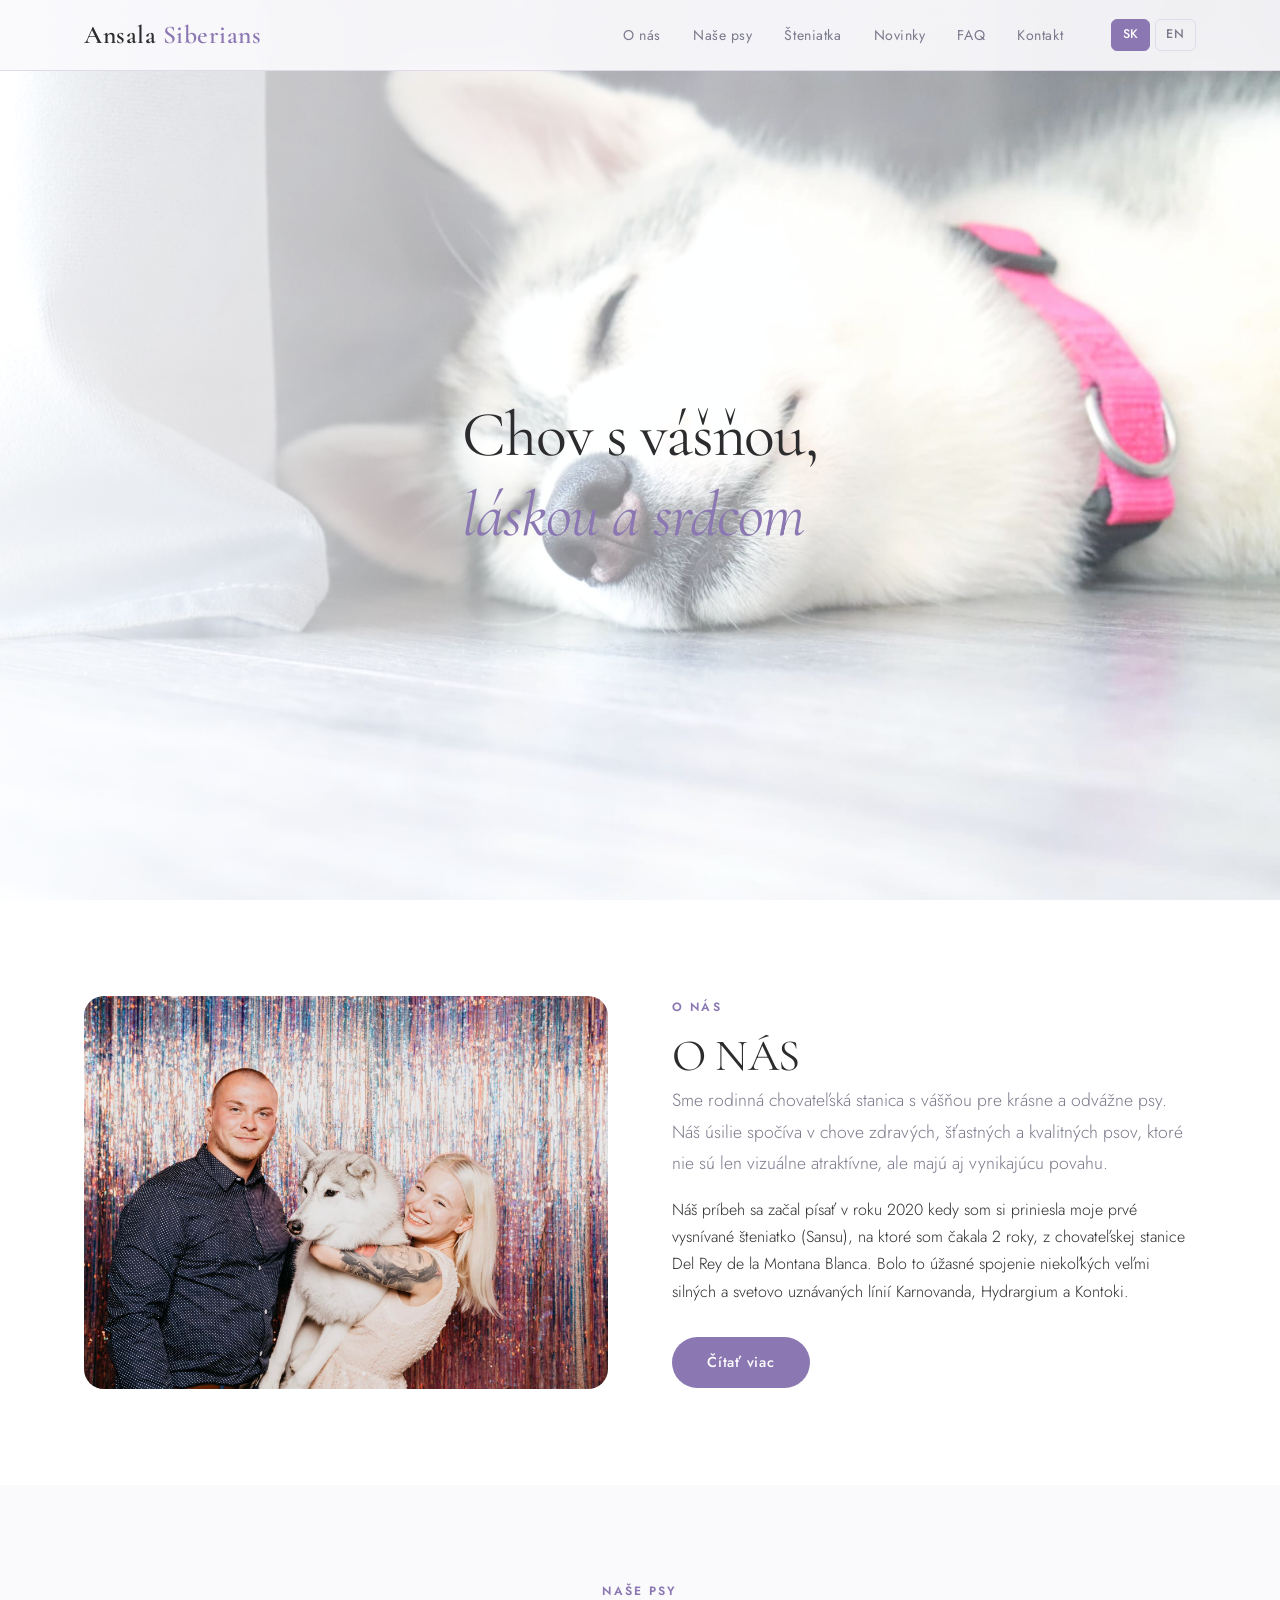
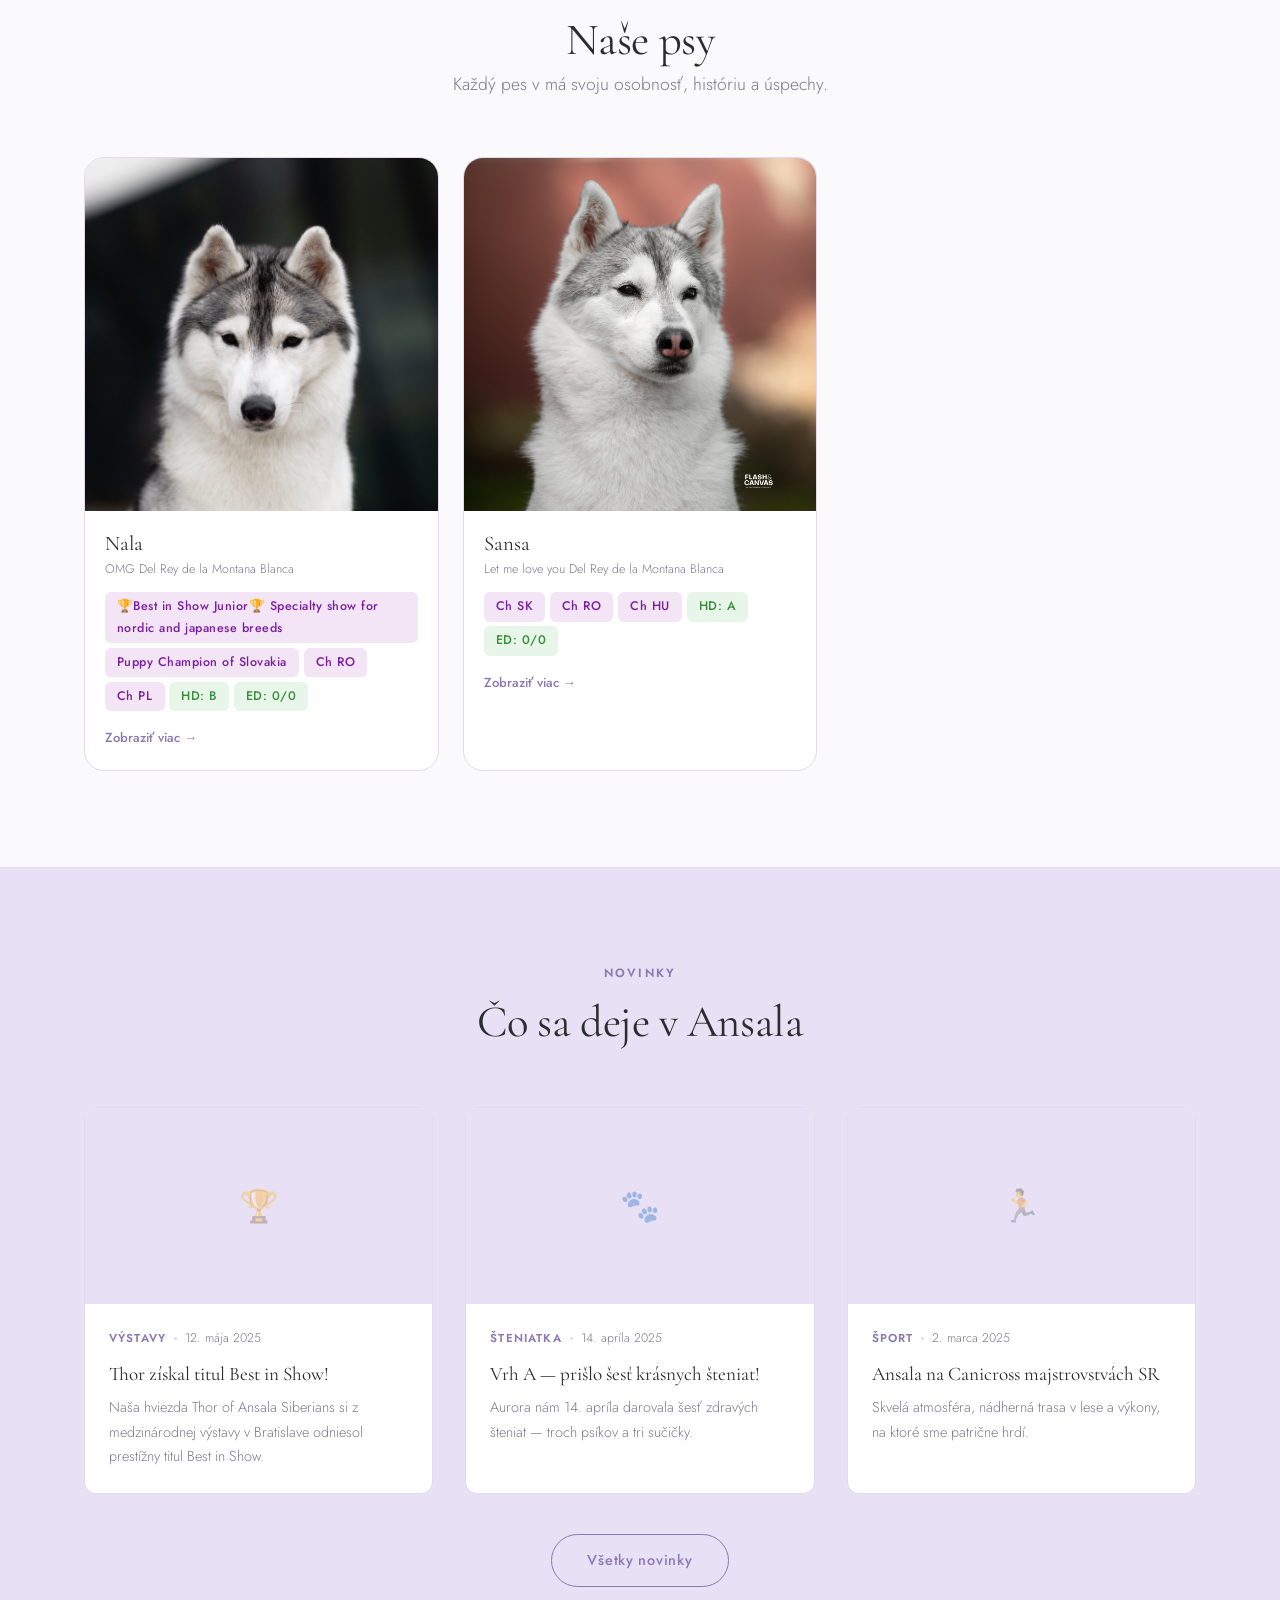
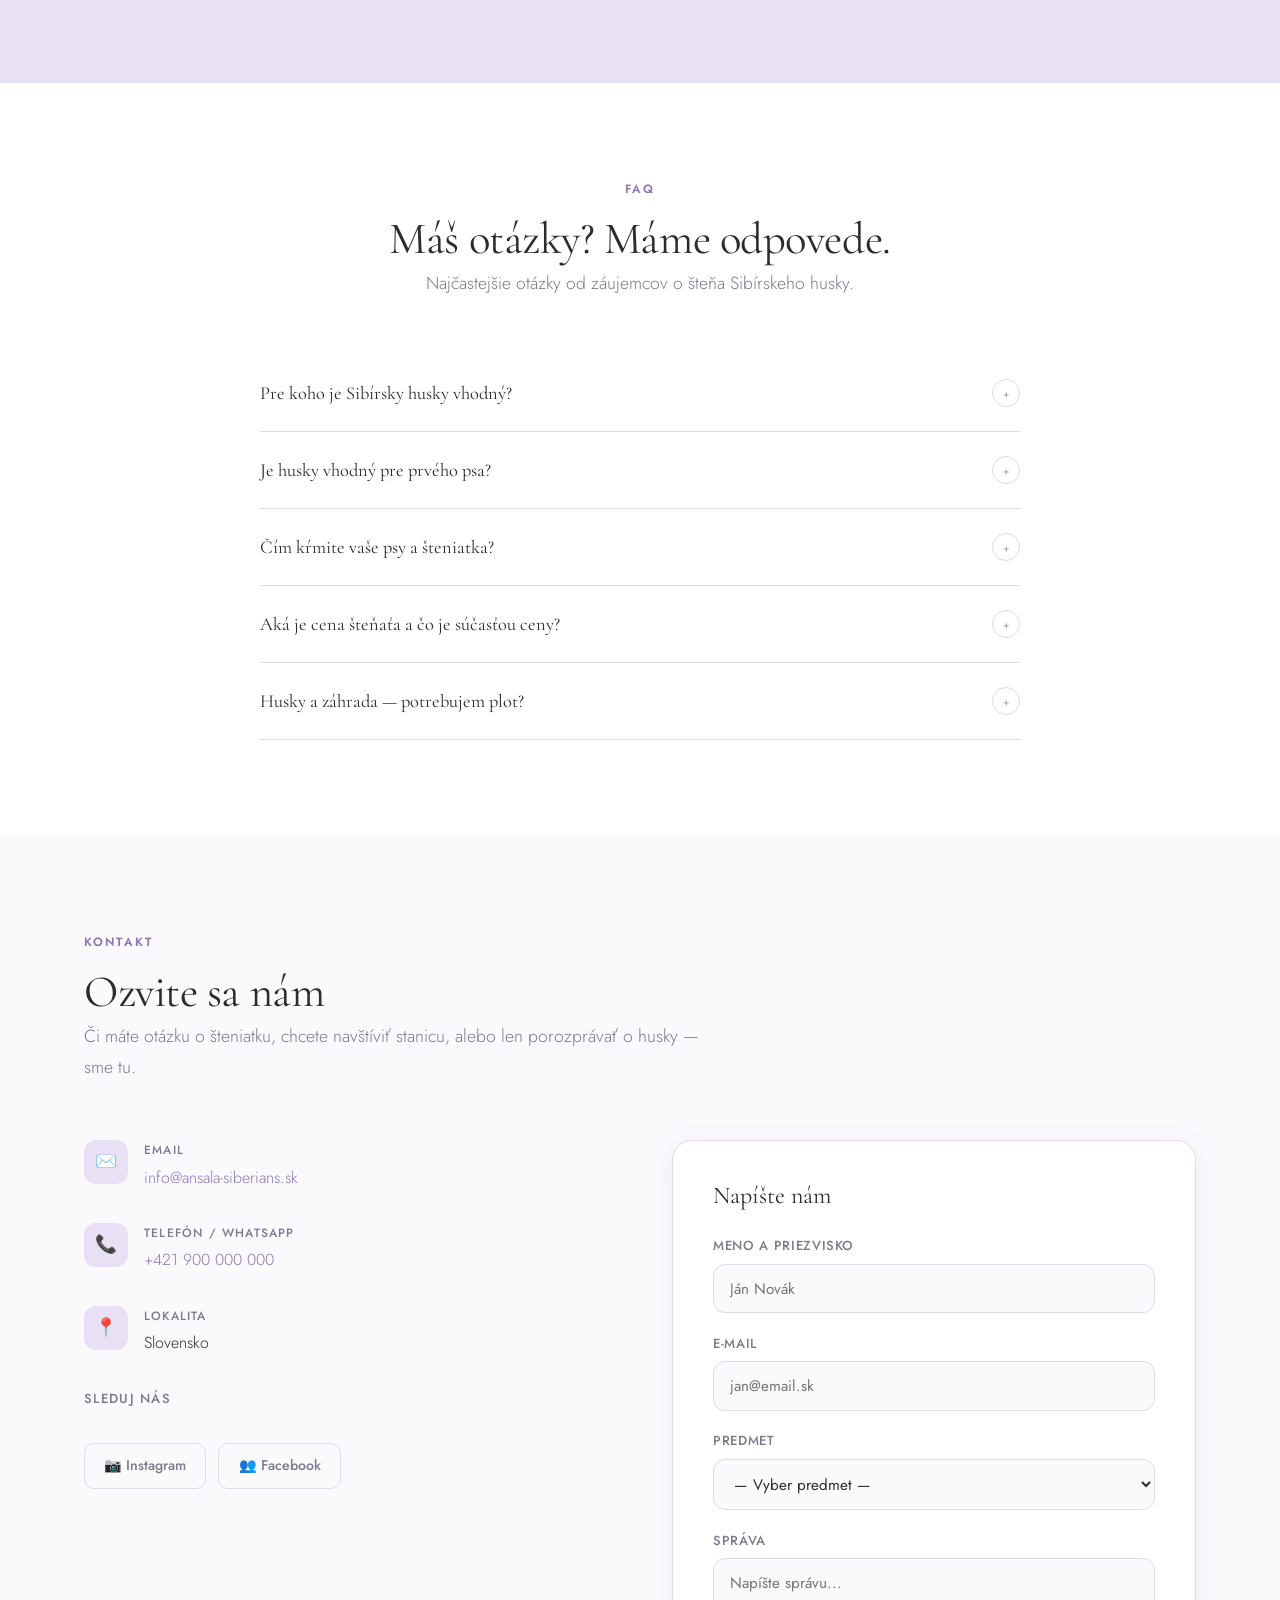
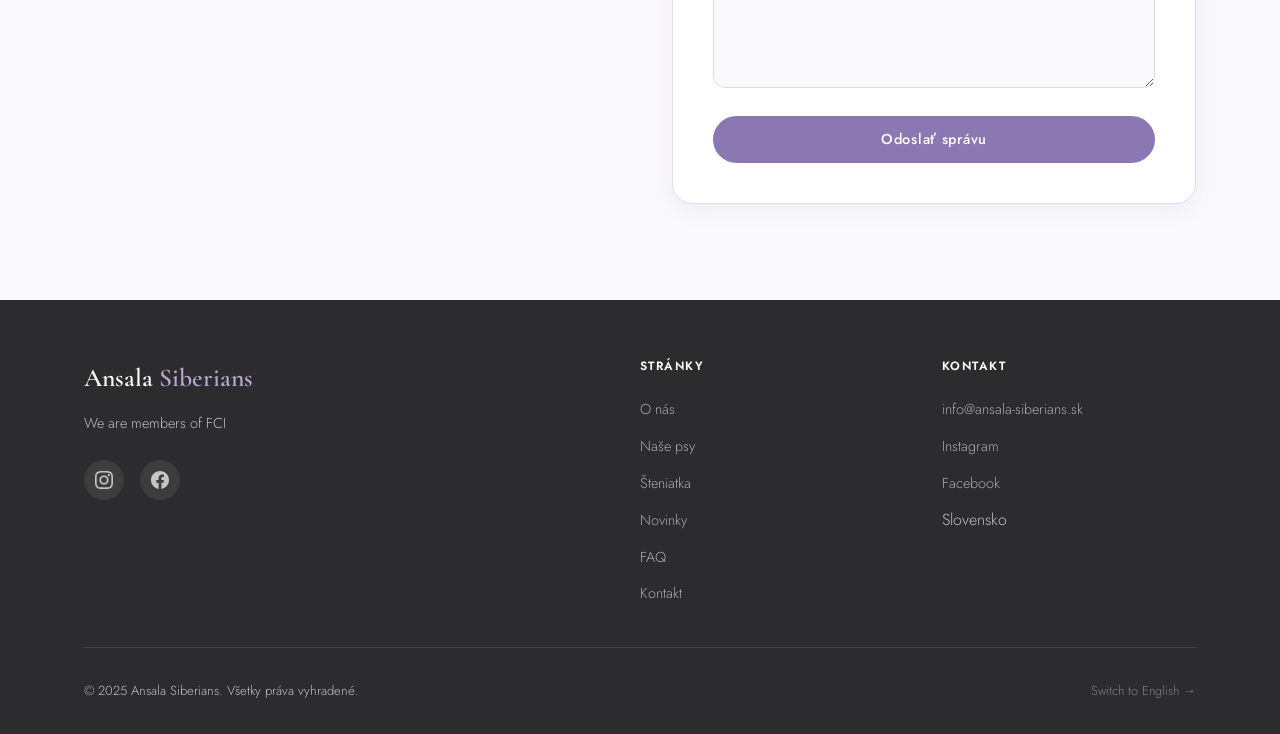
<file: index.html>
<!DOCTYPE html>
<html lang="sk">
<head>
  <meta charset="UTF-8" />
  <meta name="viewport" content="width=device-width, initial-scale=1.0" />
  <title>Ansala Siberians — Chovateľská stanica Sibírsky husky</title>
  <meta name="description" content="Ansala — chovateľská stanica Sibírsky husky na Slovensku." />
  <meta property="og:title" content="Ansala Siberians" />
  <meta property="og:type" content="website" />
  <link rel="preconnect" href="https://fonts.googleapis.com" />
  <link rel="preconnect" href="https://fonts.gstatic.com" crossorigin />
  <link rel="stylesheet" href="css/style.css" />
</head>
<body>

<!-- ================================================================
     NAVIGÁCIA
     href="#sekcia"      = scrolluje po homepage
     href="stranka.html" = otvorí samostatnú stránku
================================================================ -->
<nav class="navbar">
  <div class="container">
    <div class="navbar__inner">
      <!-- <img src="images/logo.png" alt="Ansala Siberians" style="height:36px;" /> -->
      <a href="index.html" class="navbar__logo">Ansala <span>Siberians</span></a>

      <button class="navbar__hamburger" id="hamburger" aria-label="Menu">
        <span></span><span></span><span></span>
      </button>

      <ul class="navbar__menu" id="navMenu">
        <li><a href="o-nas.html"     class="navbar__link">O nás</a></li>
        <li><a href="nase-psy.html"  class="navbar__link">Naše psy</a></li>
        <li><a href="steniatka.html" class="navbar__link">Šteniatka</a></li>
        <li><a href="novinky.html"   class="navbar__link">Novinky</a></li>
        <li><a href="#faq"           class="navbar__link">FAQ</a></li>
        <li><a href="#kontakt"       class="navbar__link">Kontakt</a></li>
        <li class="lang-switcher">
          <span class="lang-btn active">SK</span>
          <a href="en/index.html" class="lang-btn">EN</a>
        </li>
      </ul>
    </div>
  </div>
</nav>


<!-- ================================================================
     HERO
================================================================ -->
<section class="hero" id="uvod">
  <img src="images/sleepingpuppy.jpg" alt="" class="hero__bg" />
  <div class="hero__overlay"></div>

  <div class="container">
      <div class="hero__content animate-in">
      <h1 class="hero__title">
        Chov s vášňou,<br>
        <em>láskou a srdcom</em>
      </h1>
     <!-- <p class="hero__subtitle">
        Vitajte v chovateľskej stanici Ansala
      </p> -->
     <!-- <div class="hero__actions">
        <a href="steniatka.html" class="btn btn--primary">Pozrieť šteniatka</a>
        <a href="o-nas.html" class="btn btn--outline">O stanici</a> -->
      </div>
    </div>
  </div>
</section>


<!-- ================================================================
     O NÁS — skrátená ukážka
================================================================ -->
<section class="section section--light" id="o-nas-preview">
  <div class="container">
    <div class="preview-layout">

  <!-- FOTKA naľavo -->
  <div class="preview-image">
    <img src="images/my.jpg" alt="Ansala Siberians" />
  </div>

  <!-- TEXT napravo -->
  <div class="preview-text">
    <span class="section-label">O nás</span>
    <h2>O NÁS</h2>
    <p class="lead">
      Sme rodinná chovateľská stanica s vášňou pre krásne a odvážne psy.
      Náš úsilie spočíva v chove zdravých, šťastných a kvalitných psov,
      ktoré nie sú len vizuálne atraktívne, ale majú aj vynikajúcu povahu.
    </p>
    <p>
      Náš príbeh sa začal písať v roku 2020 kedy som si priniesla moje prvé vysnívané šteniatko 
      (Sansu), na ktoré som čakala 2 roky, z chovateľskej stanice Del Rey de la Montana Blanca. 
      Bolo to úžasné spojenie niekoľkých veľmi silných a svetovo uznávaných línií 
      Karnovanda, Hydrargium a Kontoki.
    </p>
    <a href="o-nas.html" class="btn btn--primary" style="margin-top:1rem;">
      Čítať viac
    </a>
  </div>
  </div>
</section>


<!-- ================================================================
     NAŠE PSY — skrátená ukážka (kartičky)
================================================================ -->
<section class="section" id="nase-psy-preview">
  <div class="container">

    <div class="section-header centered">
      <span class="section-label">Naše psy</span>
      <h2>Naše psy</h2>
      <p class="lead">Každý pes v má svoju osobnosť, históriu a úspechy.</p>
    </div>

    <div class="dogs-preview-grid">

      <!-- KARTIČKA PSA — skopíruj pre každého ďalšieho psa -->
      <a href="psy/nala.html" class="dog-card">
        <div class="dog-card__photo">
           <img src="/images/championNala.jpg" alt="Nala" />
        </div>
        <div class="dog-card__body">
          <h3 class="dog-card__name">Nala</h3>
          <p class="dog-card__kennel">OMG Del Rey de la Montana Blanca</p>
          <div class="dog-card__tags">
            <span class="tag tag--title">🏆Best in Show Junior🏆 Specialty show for nordic and japanese breeds</span>
            <span class="tag tag--title">Puppy Champion of Slovakia</span>
            <span class="tag tag--title">Ch RO</span>
            <span class="tag tag--title">Ch PL</span>
            <span class="tag tag--health">HD: B</span>
            <span class="tag tag--health">ED: 0/0</span>
          </div>
          <span class="dog-card__more">Zobraziť viac →</span>
        </div>
      </a>

      <a href="psy/sansa.html" class="dog-card">
        <div class="dog-card__photo">
          <img src="images/Sansaedit.jpg" alt="Sansa" />
        </div>
        <div class="dog-card__body">
          <h3 class="dog-card__name">Sansa</h3>
          <p class="dog-card__kennel">Let me love you Del Rey de la Montana Blanca</p>
          <div class="dog-card__tags">
            <span class="tag tag--title">Ch SK</span>
            <span class="tag tag--title">Ch RO</span>
            <span class="tag tag--title">Ch HU</span>
            <span class="tag tag--health">HD: A</span>
            <span class="tag tag--health">ED: 0/0</span>
          </div>
          <span class="dog-card__more">Zobraziť viac →</span>
        </div>
      </a>

      <!-- Kartička "Všetky psy" -->
      <a href="nase-psy.html" class="dog-card dog-card--all">
        <span style="font-size:2.5rem;">🐾</span>
        <strong>Všetky naše psy</strong>
        <span style="font-size:0.85rem;color:var(--color-text-muted);">Zobraziť kompletný zoznam</span>
      </a>

    </div>

  </div>
</section>


<!-- ================================================================
     NOVINKY — posledné 3 príspevky
     (Po napojení Netlify CMS budú tieto kartičky generované automaticky)
================================================================ -->
<section class="section section--tinted" id="novinky-preview">
  <div class="container">

    <div class="section-header centered">
      <span class="section-label">Novinky</span>
      <h2>Čo sa deje v Ansala</h2>
    </div>

    <div class="news-grid">

      <!-- NOVINKOVÁ KARTIČKA — odkaz smeruje na samostatný článok -->
      <a href="novinky/thor-best-in-show.html" class="news-card">
        <div class="news-card__image">
          <!-- <img src="images/news-vystavy.jpg" alt="Výstavný úspech" /> -->
          <div class="news-card__img-placeholder">🏆</div>
        </div>
        <div class="news-card__body">
          <div class="news-card__meta">
            <span class="news-card__category">Výstavy</span>
            <span class="news-card__dot"></span>
            <span class="news-card__date">12. mája 2025</span>
          </div>
          <h3>Thor získal titul Best in Show!</h3>
          <p>Naša hviezda Thor of Ansala Siberians si z medzinárodnej výstavy v Bratislave odniesol prestížny titul Best in Show.</p>
        </div>
      </a>

      <a href="novinky/vrh-a-2025.html" class="news-card">
        <div class="news-card__image">
          <div class="news-card__img-placeholder">🐾</div>
        </div>
        <div class="news-card__body">
          <div class="news-card__meta">
            <span class="news-card__category">Šteniatka</span>
            <span class="news-card__dot"></span>
            <span class="news-card__date">14. apríla 2025</span>
          </div>
          <h3>Vrh A — prišlo šesť krásnych šteniat!</h3>
          <p>Aurora nám 14. apríla darovala šesť zdravých šteniat — troch psíkov a tri sučičky.</p>
        </div>
      </a>

      <a href="novinky/canicross-2025.html" class="news-card">
        <div class="news-card__image">
          <div class="news-card__img-placeholder">🏃</div>
        </div>
        <div class="news-card__body">
          <div class="news-card__meta">
            <span class="news-card__category">Šport</span>
            <span class="news-card__dot"></span>
            <span class="news-card__date">2. marca 2025</span>
          </div>
          <h3>Ansala na Canicross majstrovstvách SR</h3>
          <p>Skvelá atmosféra, nádherná trasa v lese a výkony, na ktoré sme patrične hrdí.</p>
        </div>
      </a>

    </div>

    <div style="text-align:center;margin-top:2.5rem;">
      <a href="novinky.html" class="btn btn--outline">Všetky novinky</a>
    </div>

  </div>
</section>


<!-- ================================================================
     FAQ
================================================================ -->
<section class="section section--light" id="faq">
  <div class="container">
    <div class="section-header centered">
      <span class="section-label">FAQ</span>
      <h2>Máš otázky? Máme odpovede.</h2>
      <p class="lead">Najčastejšie otázky od záujemcov o šteňa Sibírskeho husky.</p>
    </div>
    <div class="faq-list">

      <div class="faq-item">
        <button class="faq-question" onclick="toggleFaq(this)">
          Pre koho je Sibírsky husky vhodný?
          <span class="faq-icon">+</span>
        </button>
        <div class="faq-answer">
          Sibírsky husky je ideálny pre aktívnych ľudí alebo rodiny, ktorí majú čas na dlhé 
          prechádzky, beh, cyklistiku alebo iné outdoorové aktivity. Nie je to pes do bytu 
          bez pohybu — husky potrebuje minimálne 2 hodiny aktívneho pohybu denne.
        </div>
      </div>

      <div class="faq-item">
        <button class="faq-question" onclick="toggleFaq(this)">
          Je husky vhodný pre prvého psa?
          <span class="faq-icon">+</span>
        </button>
        <div class="faq-answer">
          Môže byť, ale je dôležité byť si vedomý náročnosti tohto plemena. Husky nie je pes, 
          ktorý vás bude slepo poslúchať — je inteligentný, nezávislý a vie si vynútiť pozornosť.
        </div>
      </div>

      <div class="faq-item">
        <button class="faq-question" onclick="toggleFaq(this)">
          Čím kŕmite vaše psy a šteniatka?
          <span class="faq-icon">+</span>
        </button>
        <div class="faq-answer">
          Naše dospelé psy kŕmime kombináciou kvalitného granulovaného krmiva a surovej stravy (BARF). 
          Šteniatka odchádzajú s podrobným kŕmnym plánkom a odporúčaniami na krmivo.
        </div>
      </div>

      <div class="faq-item">
        <button class="faq-question" onclick="toggleFaq(this)">
          Aká je cena šteňaťa a čo je súčasťou ceny?
          <span class="faq-icon">+</span>
        </button>
        <div class="faq-answer">
          Cenu uvádzame pri každom vrhu individuálne. V cene je vždy zahrnutý preukaz pôvodu FCI, 
          čipovanie, základné očkovanie a odčervenie, veterinárna prehliadka a kŕmny balíček.
        </div>
      </div>

      <div class="faq-item">
        <button class="faq-question" onclick="toggleFaq(this)">
          Husky a záhrada — potrebujem plot?
          <span class="faq-icon">+</span>
        </button>
        <div class="faq-answer">
          Áno, a to spoľahlivý! Husky je majster úniku. Odporúčame plot minimálne 180 cm 
          s betónovým základom alebo sieťou pod zemou.
        </div>
      </div>

    </div>
  </div>
</section>


<!-- ================================================================
     KONTAKT
================================================================ -->
<section class="section" id="kontakt">
  <div class="container">
    <div class="section-header">
      <span class="section-label">Kontakt</span>
      <h2>Ozvite sa nám</h2>
      <p class="lead">Či máte otázku o šteniatku, chcete navštíviť stanicu, alebo len porozprávať o husky — sme tu.</p>
    </div>

    <div class="contact-layout">
      <div>
        <div class="contact-info__item">
          <div class="contact-info__icon">✉️</div>
          <div>
            <div class="contact-info__label">Email</div>
            <div class="contact-info__value">
              <a href="mailto:info@ansala-siberians.sk" style="color:var(--color-primary-dark);">info@ansala-siberians.sk</a>
            </div>
          </div>
        </div>
        <div class="contact-info__item">
          <div class="contact-info__icon">📞</div>
          <div>
            <div class="contact-info__label">Telefón / WhatsApp</div>
            <div class="contact-info__value">
              <a href="tel:+421900000000" style="color:var(--color-primary-dark);">+421 900 000 000</a>
            </div>
          </div>
        </div>
        <div class="contact-info__item">
          <div class="contact-info__icon">📍</div>
          <div>
            <div class="contact-info__label">Lokalita</div>
            <div class="contact-info__value">Slovensko</div>
          </div>
        </div>
        <div>
          <p style="font-size:0.82rem;font-weight:500;letter-spacing:0.1em;text-transform:uppercase;color:var(--color-text-muted);margin-bottom:1rem;">Sleduj nás</p>
          <div class="social-links">
            <a href="https://instagram.com/ansala.siberians" target="_blank" class="social-link">📷 Instagram</a>
            <a href="https://facebook.com/ansala.siberians" target="_blank" class="social-link">👥 Facebook</a>
          </div>
        </div>
      </div>

      <div class="contact-form">
        <h3 style="font-family:var(--font-display);font-size:1.5rem;margin-bottom:1.5rem;">Napíšte nám</h3>
        <form action="#" method="POST">
          <div class="form-group">
            <label for="meno">Meno a priezvisko</label>
            <input type="text" id="meno" name="meno" placeholder="Ján Novák" required />
          </div>
          <div class="form-group">
            <label for="email">E-mail</label>
            <input type="email" id="email" name="email" placeholder="jan@email.sk" required />
          </div>
          <div class="form-group">
            <label for="predmet">Predmet</label>
            <select id="predmet" name="predmet">
              <option value="">— Vyber predmet —</option>
              <option value="stenatko">Záujem o šteňatko</option>
              <option value="navsteva">Chcem navštíviť stanicu</option>
              <option value="otazka">Všeobecná otázka</option>
            </select>
          </div>
          <div class="form-group">
            <label for="sprava">Správa</label>
            <textarea id="sprava" name="sprava" placeholder="Napíšte správu..." required></textarea>
          </div>
          <button type="submit" class="btn btn--primary" style="width:100%;">Odoslať správu</button>
        </form>
      </div>
    </div>
  </div>
</section>


<!-- ================================================================
     FOOTER
================================================================ -->
<footer class="footer">
  <div class="container">
    <div class="footer__inner">
      <div>
        <!-- <img src="images/logo.png" alt="Ansala Siberians" style="height:40px;margin-bottom:0.75rem;" /> -->
        <div class="footer__logo">Ansala <span>Siberians</span></div>
        <p class="footer__desc">We are members of FCI</p>
        <div class="footer-social">
          <a href="https://instagram.com/ansala.siberians" target="_blank" class="footer-social__link" aria-label="Instagram">
            <svg viewBox="0 0 24 24"><path d="M12 2.163c3.204 0 3.584.012 4.85.07 3.252.148 4.771 1.691 4.919 4.919.058 1.265.069 1.645.069 4.849 0 3.205-.012 3.584-.069 4.849-.149 3.225-1.664 4.771-4.919 4.919-1.266.058-1.644.07-4.85.07-3.204 0-3.584-.012-4.849-.07-3.26-.149-4.771-1.699-4.919-4.92-.058-1.265-.07-1.644-.07-4.849 0-3.204.013-3.583.07-4.849.149-3.227 1.664-4.771 4.919-4.919 1.266-.057 1.645-.069 4.849-.069zm0-2.163c-3.259 0-3.667.014-4.947.072-4.358.2-6.78 2.618-6.98 6.98-.059 1.281-.073 1.689-.073 4.948 0 3.259.014 3.668.072 4.948.2 4.358 2.618 6.78 6.98 6.98 1.281.058 1.689.072 4.948.072 3.259 0 3.668-.014 4.948-.072 4.354-.2 6.782-2.618 6.979-6.98.059-1.28.073-1.689.073-4.948 0-3.259-.014-3.667-.072-4.947-.196-4.354-2.617-6.78-6.979-6.98-1.281-.059-1.69-.073-4.949-.073zm0 5.838c-3.403 0-6.162 2.759-6.162 6.162s2.759 6.163 6.162 6.163 6.162-2.759 6.162-6.163c0-3.403-2.759-6.162-6.162-6.162zm0 10.162c-2.209 0-4-1.79-4-4 0-2.209 1.791-4 4-4s4 1.791 4 4c0 2.21-1.791 4-4 4zm6.406-11.845c-.796 0-1.441.645-1.441 1.44s.645 1.44 1.441 1.44c.795 0 1.439-.645 1.439-1.44s-.644-1.44-1.439-1.44z"/></svg>
          </a>
          <a href="https://facebook.com/ansala.siberians" target="_blank" class="footer-social__link" aria-label="Facebook">
            <svg viewBox="0 0 24 24"><path d="M24 12.073c0-6.627-5.373-12-12-12s-12 5.373-12 12c0 5.99 4.388 10.954 10.125 11.854v-8.385H7.078v-3.47h3.047V9.43c0-3.007 1.792-4.669 4.533-4.669 1.312 0 2.686.235 2.686.235v2.953H15.83c-1.491 0-1.956.925-1.956 1.874v2.25h3.328l-.532 3.47h-2.796v8.385C19.612 23.027 24 18.062 24 12.073z"/></svg>
          </a>
        </div>
      </div>
      <div>
        <div class="footer__col-title">Stránky</div>
        <ul class="footer__links">
          <li><a href="o-nas.html">O nás</a></li>
          <li><a href="nase-psy.html">Naše psy</a></li>
          <li><a href="steniatka.html">Šteniatka</a></li>
          <li><a href="novinky.html">Novinky</a></li>
          <li><a href="#faq">FAQ</a></li>
          <li><a href="#kontakt">Kontakt</a></li>
        </ul>
      </div>
      <div>
        <div class="footer__col-title">Kontakt</div>
        <ul class="footer__links">
          <li><a href="mailto:info@ansala-siberians.sk">info@ansala-siberians.sk</a></li>
          <li><a href="https://instagram.com/ansala.siberians" target="_blank">Instagram</a></li>
          <li><a href="https://facebook.com/ansala.siberians" target="_blank">Facebook</a></li>
          <li>Slovensko</li>
        </ul>
      </div>
    </div>
    <div class="footer__bottom">
      <span>© 2025 Ansala Siberians. Všetky práva vyhradené.</span>
      <a href="en/index.html" style="color:rgba(255,255,255,0.4);font-size:0.8rem;">Switch to English →</a>
    </div>
  </div>
</footer>

<script>
  const hamburger = document.getElementById('hamburger');
  const navMenu   = document.getElementById('navMenu');
  hamburger.addEventListener('click', () => navMenu.classList.toggle('open'));
  document.querySelectorAll('.navbar__link').forEach(l => l.addEventListener('click', () => navMenu.classList.remove('open')));

  function toggleFaq(btn) {
    const item = btn.closest('.faq-item');
    const isOpen = item.classList.contains('open');
    document.querySelectorAll('.faq-item').forEach(i => i.classList.remove('open'));
    if (!isOpen) item.classList.add('open');
  }
</script>
</body>
</html>
</file>
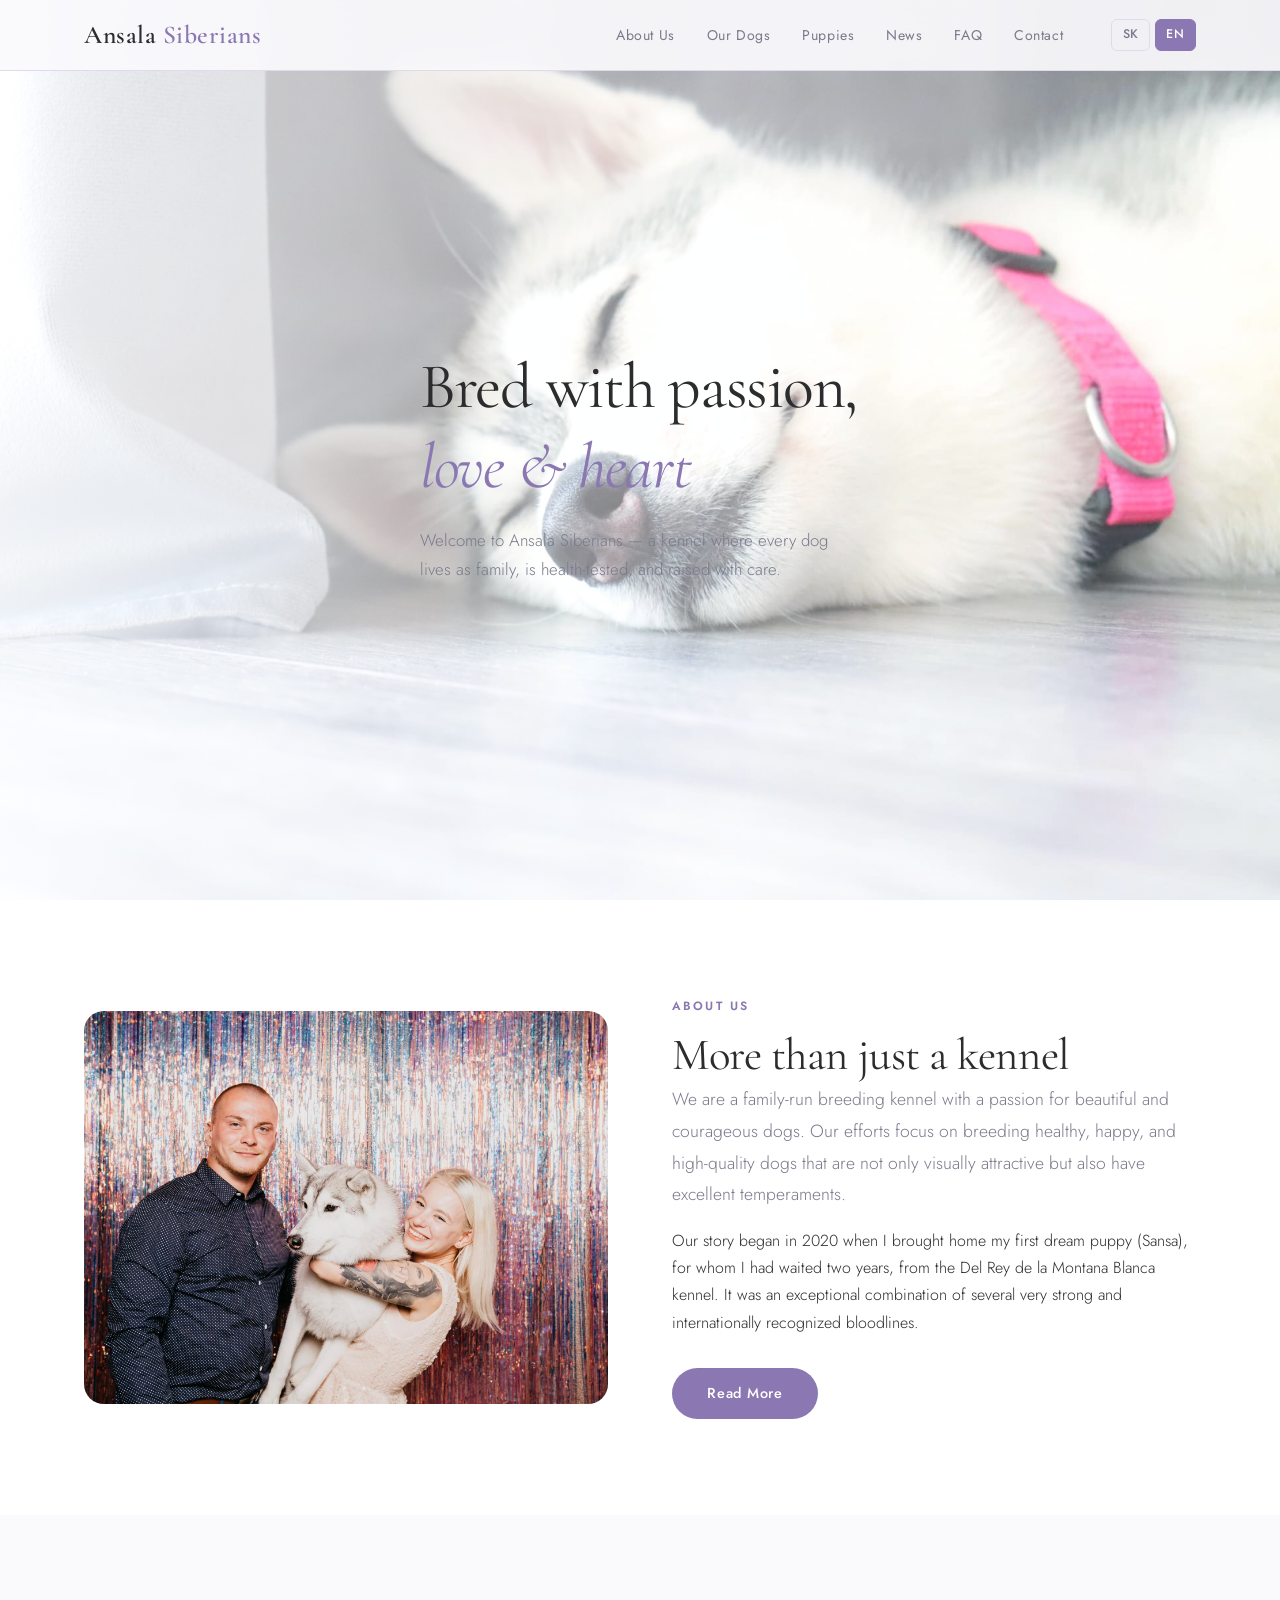
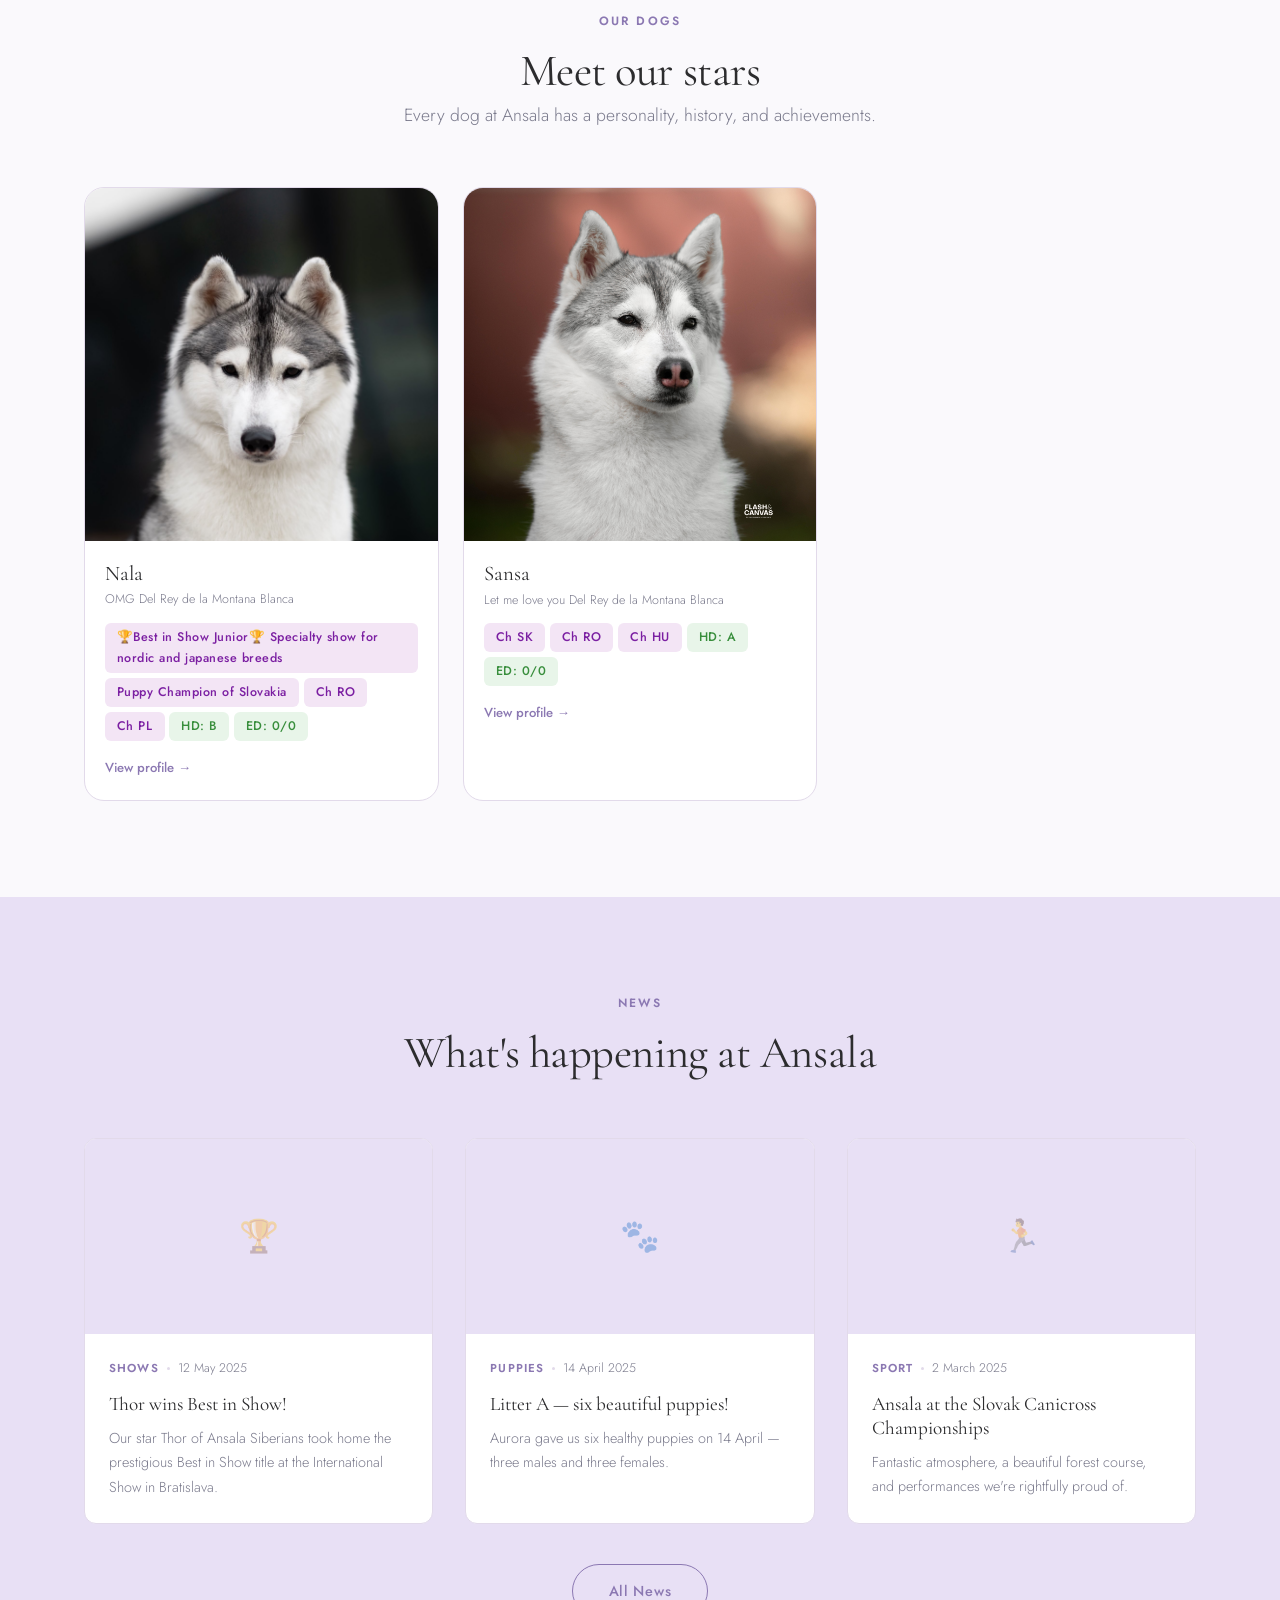
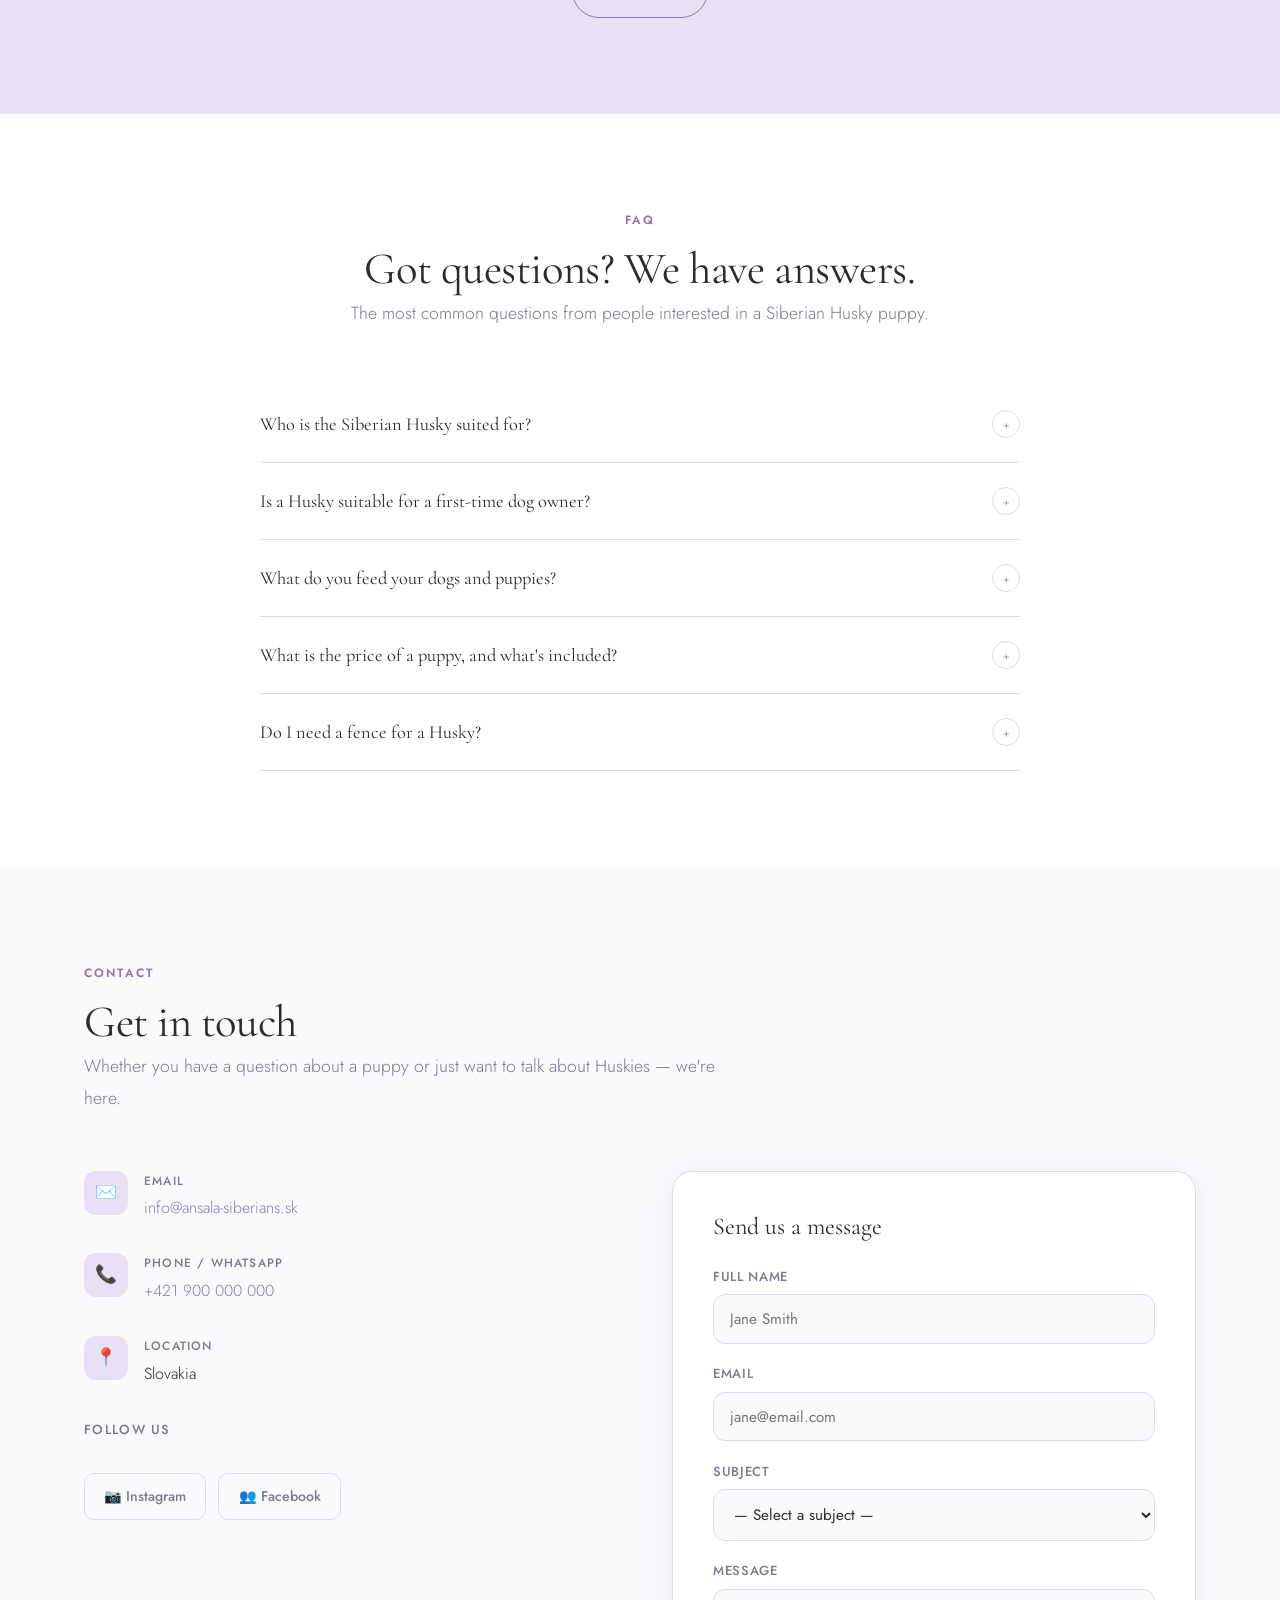
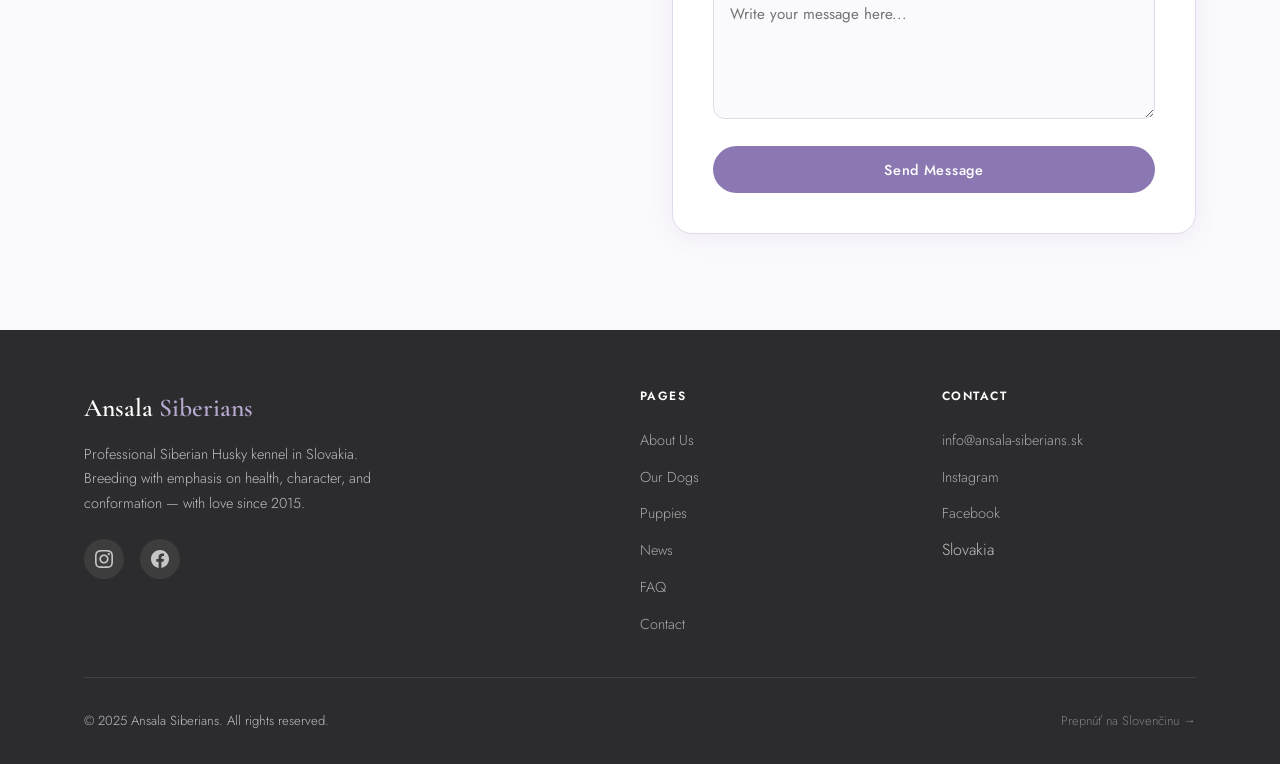
<file: en/index.html>
<!DOCTYPE html>
<html lang="en">
<head>
  <meta charset="UTF-8" />
  <meta name="viewport" content="width=device-width, initial-scale=1.0" />
  <title>Ansala Siberians — Siberian Husky Kennel</title>
  <meta name="description" content="Ansala Siberians —  Siberian Husky kennel in Slovakia. Healthy, typey puppies with emphasis on character, conformation, and sport." />
  <meta property="og:title" content="Ansala Siberians" />
  <meta property="og:type" content="website" />
  <link rel="preconnect" href="https://fonts.googleapis.com" />
  <link rel="preconnect" href="https://fonts.gstatic.com" crossorigin />
  <link rel="stylesheet" href="../css/style.css" />
</head>
<body>

<!-- NAVIGATION -->
<nav class="navbar">
  <div class="container">
    <div class="navbar__inner">
      <!-- <img src="../images/logo.png" alt="Ansala Siberians" style="height:36px;" /> -->
      <a href="index.html" class="navbar__logo">Ansala <span>Siberians</span></a>
      <button class="navbar__hamburger" id="hamburger" aria-label="Menu">
        <span></span><span></span><span></span>
      </button>
      <ul class="navbar__menu" id="navMenu">
        <li><a href="o-nas.html"     class="navbar__link">About Us</a></li>
        <li><a href="nase-psy.html"  class="navbar__link">Our Dogs</a></li>
        <li><a href="steniatka.html" class="navbar__link">Puppies</a></li>
        <li><a href="novinky.html"   class="navbar__link">News</a></li>
        <li><a href="index.html#faq"     class="navbar__link">FAQ</a></li>
        <li><a href="index.html#contact" class="navbar__link">Contact</a></li>
        <li class="lang-switcher">
          <a href="../index.html" class="lang-btn">SK</a>
          <span class="lang-btn active">EN</span>
        </li>
      </ul>
    </div>
  </div>
</nav>


<!-- HERO -->
<section class="hero" id="home">
  <img src="../images/sleepingpuppy.jpg" alt="" class="hero__bg" />
  <div class="hero__overlay"></div>
  <div class="container">
    <div class="hero__content animate-in">
     <!-- <span class="hero__badge">Siberian Husky · Slovakia</span> -->
      <h1 class="hero__title">
        Bred with passion,<br>
        <em>love &amp; heart</em>
      </h1>
      <p class="hero__subtitle">
        Welcome to Ansala Siberians — a kennel where every dog lives as family,
        is health-tested, and raised with care.
      </p>
      <!-- <div class="hero__actions">
        <a href="steniatka.html" class="btn btn--primary">View Puppies</a>
        <a href="o-nas.html"     class="btn btn--outline">About Us</a> -->
      </div>
    </div>
  </div>
</section>


<!-- ABOUT PREVIEW -->
<section class="section section--light" id="about">
  <div class="container">
    <div class="preview-layout">

      <div class="preview-image">
        <img src="/images/my.jpg" alt="Ansala Siberians" />
      </div>

      <div class="preview-text">
        <span class="section-label">About Us</span>
        <h2>More than just a kennel</h2>
        <p class="lead">
          We are a family-run breeding kennel with a passion for beautiful
          and courageous dogs. Our efforts focus on breeding healthy, happy, 
          and high-quality dogs that are not only visually attractive
          but also have excellent temperaments.
        </p>
        <p>
         Our story began in 2020 when I brought home my first dream puppy (Sansa), 
          for whom I had waited two years, from the Del Rey de la Montana Blanca kennel.
          It was an exceptional combination of several very strong and internationally 
          recognized bloodlines.
        </p>
        <a href="o-nas.html" class="btn btn--primary" style="margin-top:1rem;">
          Read More
        </a>
      </div>

    </div>
  </div>
</section>


<!-- OUR DOGS PREVIEW -->
<section class="section" id="dogs">
  <div class="container">

    <div class="section-header centered">
      <span class="section-label">Our Dogs</span>
      <h2>Meet our stars</h2>
      <p class="lead">Every dog at Ansala has a personality, history, and achievements.</p>
    </div>

    <div class="dogs-preview-grid">

      <a href="psy/aurora.html" class="dog-card">
        <div class="dog-card__photo">
          <img src="/images/championNala.jpg" alt="Nala" />
        </div>
        <div class="dog-card__body">
          <h3 class="dog-card__name">Nala</h3>
          <p class="dog-card__kennel">OMG Del Rey de la Montana Blanca</p>
          <div class="dog-card__tags">
            <span class="tag tag--title">🏆Best in Show Junior🏆 Specialty show for nordic and japanese breeds</span>
            <span class="tag tag--title">Puppy Champion of Slovakia</span>
            <span class="tag tag--title">Ch RO</span>
            <span class="tag tag--title">Ch PL</span>
            <span class="tag tag--health">HD: B</span>
            <span class="tag tag--health">ED: 0/0</span>
          </div>
          <span class="dog-card__more">View profile →</span>
        </div>
      </a>

      <a href="psy/sansa.html" class="dog-card">
        <div class="dog-card__photo">
          <img src="/images/Sansaedit.jpg" alt="Sansa" />
        </div>
        <div class="dog-card__body">
          <h3 class="dog-card__name">Sansa</h3>
          <p class="dog-card__kennel">Let me love you Del Rey de la Montana Blanca</p>
          <div class="dog-card__tags">
            <span class="tag tag--title">Ch SK</span>
            <span class="tag tag--title">Ch RO</span>
            <span class="tag tag--title">Ch HU</span>
            <span class="tag tag--health">HD: A</span>
            <span class="tag tag--health">ED: 0/0</span>
          </div>
          <span class="dog-card__more">View profile →</span>
        </div>
      </a>

      <a href="nase-psy.html" class="dog-card dog-card--all">
        <span style="font-size:2.5rem;">🐾</span>
        <strong>All our dogs</strong>
        <span style="font-size:0.85rem;color:var(--color-text-muted);">View full list</span>
      </a>

    </div>
  </div>
</section>


<!-- NEWS PREVIEW -->
<section class="section section--tinted" id="news">
  <div class="container">

    <div class="section-header centered">
      <span class="section-label">News</span>
      <h2>What's happening at Ansala</h2>
    </div>

    <div class="news-grid">

      <a href="novinky/thor-best-in-show.html" class="news-card">
        <div class="news-card__image">
          <div class="news-card__img-placeholder">🏆</div>
        </div>
        <div class="news-card__body">
          <div class="news-card__meta">
            <span class="news-card__category">Shows</span>
            <span class="news-card__dot"></span>
            <span class="news-card__date">12 May 2025</span>
          </div>
          <h3>Thor wins Best in Show!</h3>
          <p>Our star Thor of Ansala Siberians took home the prestigious Best in Show title at the International Show in Bratislava.</p>
        </div>
      </a>

      <a href="novinky/vrh-a-2025.html" class="news-card">
        <div class="news-card__image">
          <div class="news-card__img-placeholder">🐾</div>
        </div>
        <div class="news-card__body">
          <div class="news-card__meta">
            <span class="news-card__category">Puppies</span>
            <span class="news-card__dot"></span>
            <span class="news-card__date">14 April 2025</span>
          </div>
          <h3>Litter A — six beautiful puppies!</h3>
          <p>Aurora gave us six healthy puppies on 14 April — three males and three females.</p>
        </div>
      </a>

      <a href="novinky/canicross-2025.html" class="news-card">
        <div class="news-card__image">
          <div class="news-card__img-placeholder">🏃</div>
        </div>
        <div class="news-card__body">
          <div class="news-card__meta">
            <span class="news-card__category">Sport</span>
            <span class="news-card__dot"></span>
            <span class="news-card__date">2 March 2025</span>
          </div>
          <h3>Ansala at the Slovak Canicross Championships</h3>
          <p>Fantastic atmosphere, a beautiful forest course, and performances we're rightfully proud of.</p>
        </div>
      </a>

    </div>

    <div style="text-align:center;margin-top:2.5rem;">
      <a href="novinky.html" class="btn btn--outline">All News</a>
    </div>

  </div>
</section>


<!-- FAQ -->
<section class="section section--light" id="faq">
  <div class="container">
    <div class="section-header centered">
      <span class="section-label">FAQ</span>
      <h2>Got questions? We have answers.</h2>
      <p class="lead">The most common questions from people interested in a Siberian Husky puppy.</p>
    </div>
    <div class="faq-list">

      <div class="faq-item">
        <button class="faq-question" onclick="toggleFaq(this)">
          Who is the Siberian Husky suited for?
          <span class="faq-icon">+</span>
        </button>
        <div class="faq-answer">
          The Siberian Husky is ideal for active individuals or families who have time for long walks,
          running, cycling, or other outdoor activities. This is not a dog for apartment living without
          exercise — a Husky needs a minimum of 2 hours of active movement per day.
        </div>
      </div>

      <div class="faq-item">
        <button class="faq-question" onclick="toggleFaq(this)">
          Is a Husky suitable for a first-time dog owner?
          <span class="faq-icon">+</span>
        </button>
        <div class="faq-answer">
          It can be, but it's important to be aware of the demands of this breed. A Husky is not a dog
          that will blindly obey — they are intelligent, independent, and know how to demand attention.
        </div>
      </div>

      <div class="faq-item">
        <button class="faq-question" onclick="toggleFaq(this)">
          What do you feed your dogs and puppies?
          <span class="faq-icon">+</span>
        </button>
        <div class="faq-answer">
          Our adult dogs are fed a combination of high-quality dry food and raw food (BARF).
          Puppies leave with a detailed feeding plan and food recommendations.
        </div>
      </div>

      <div class="faq-item">
        <button class="faq-question" onclick="toggleFaq(this)">
          What is the price of a puppy, and what's included?
          <span class="faq-icon">+</span>
        </button>
        <div class="faq-answer">
          We state the price individually per litter. The price always includes: FCI registration
          certificate, microchip, core vaccinations and deworming, vet check, a food starter pack,
          and lifetime support from our side.
        </div>
      </div>

      <div class="faq-item">
        <button class="faq-question" onclick="toggleFaq(this)">
          Do I need a fence for a Husky?
          <span class="faq-icon">+</span>
        </button>
        <div class="faq-answer">
          Yes — and a reliable one! Huskies are escape artists. We recommend a fence of at least
          180 cm (6 ft) with a concrete base or buried mesh.
        </div>
      </div>

    </div>
  </div>
</section>


<!-- CONTACT -->
<section class="section" id="contact">
  <div class="container">
    <div class="section-header">
      <span class="section-label">Contact</span>
      <h2>Get in touch</h2>
      <p class="lead">Whether you have a question about a puppy or just want to talk about Huskies — we're here.</p>
    </div>

    <div class="contact-layout">
      <div>
        <div class="contact-info__item">
          <div class="contact-info__icon">✉️</div>
          <div>
            <div class="contact-info__label">Email</div>
            <div class="contact-info__value">
              <a href="mailto:info@ansala-siberians.sk" style="color:var(--color-primary-dark);">info@ansala-siberians.sk</a>
            </div>
          </div>
        </div>
        <div class="contact-info__item">
          <div class="contact-info__icon">📞</div>
          <div>
            <div class="contact-info__label">Phone / WhatsApp</div>
            <div class="contact-info__value">
              <a href="tel:+421900000000" style="color:var(--color-primary-dark);">+421 900 000 000</a>
            </div>
          </div>
        </div>
        <div class="contact-info__item">
          <div class="contact-info__icon">📍</div>
          <div>
            <div class="contact-info__label">Location</div>
            <div class="contact-info__value">Slovakia</div>
          </div>
        </div>
        <div>
          <p style="font-size:0.82rem;font-weight:500;letter-spacing:0.1em;text-transform:uppercase;color:var(--color-text-muted);margin-bottom:1rem;">Follow Us</p>
          <div class="social-links">
            <a href="https://instagram.com/ansala.siberians" target="_blank" class="social-link">📷 Instagram</a>
            <a href="https://facebook.com/ansala.siberians" target="_blank" class="social-link">👥 Facebook</a>
          </div>
        </div>
      </div>

      <div class="contact-form">
        <h3 style="font-family:var(--font-display);font-size:1.5rem;margin-bottom:1.5rem;">Send us a message</h3>
        <form action="#" method="POST">
          <div class="form-group">
            <label for="name">Full Name</label>
            <input type="text" id="name" name="name" placeholder="Jane Smith" required />
          </div>
          <div class="form-group">
            <label for="email">Email</label>
            <input type="email" id="email" name="email" placeholder="jane@email.com" required />
          </div>
          <div class="form-group">
            <label for="subject">Subject</label>
            <select id="subject" name="subject">
              <option value="">— Select a subject —</option>
              <option value="puppy">Interested in a puppy</option>
              <option value="visit">I'd like to visit the kennel</option>
              <option value="question">General question</option>
              <option value="other">Other</option>
            </select>
          </div>
          <div class="form-group">
            <label for="message">Message</label>
            <textarea id="message" name="message" placeholder="Write your message here..." required></textarea>
          </div>
          <button type="submit" class="btn btn--primary" style="width:100%;">Send Message</button>
        </form>
      </div>
    </div>
  </div>
</section>


<!-- FOOTER -->
<footer class="footer">
  <div class="container">
    <div class="footer__inner">
      <div>
        <div class="footer__logo">Ansala <span>Siberians</span></div>
        <p class="footer__desc">Professional Siberian Husky kennel in Slovakia. Breeding with emphasis on health, character, and conformation — with love since 2015.</p>
        <div class="footer-social">
          <a href="https://instagram.com/ansala.siberians" target="_blank" class="footer-social__link" aria-label="Instagram">
            <svg viewBox="0 0 24 24"><path d="M12 2.163c3.204 0 3.584.012 4.85.07 3.252.148 4.771 1.691 4.919 4.919.058 1.265.069 1.645.069 4.849 0 3.205-.012 3.584-.069 4.849-.149 3.225-1.664 4.771-4.919 4.919-1.266.058-1.644.07-4.85.07-3.204 0-3.584-.012-4.849-.07-3.26-.149-4.771-1.699-4.919-4.92-.058-1.265-.07-1.644-.07-4.849 0-3.204.013-3.583.07-4.849.149-3.227 1.664-4.771 4.919-4.919 1.266-.057 1.645-.069 4.849-.069zm0-2.163c-3.259 0-3.667.014-4.947.072-4.358.2-6.78 2.618-6.98 6.98-.059 1.281-.073 1.689-.073 4.948 0 3.259.014 3.668.072 4.948.2 4.358 2.618 6.78 6.98 6.98 1.281.058 1.689.072 4.948.072 3.259 0 3.668-.014 4.948-.072 4.354-.2 6.782-2.618 6.979-6.98.059-1.28.073-1.689.073-4.948 0-3.259-.014-3.667-.072-4.947-.196-4.354-2.617-6.78-6.979-6.98-1.281-.059-1.69-.073-4.949-.073zm0 5.838c-3.403 0-6.162 2.759-6.162 6.162s2.759 6.163 6.162 6.163 6.162-2.759 6.162-6.163c0-3.403-2.759-6.162-6.162-6.162zm0 10.162c-2.209 0-4-1.79-4-4 0-2.209 1.791-4 4-4s4 1.791 4 4c0 2.21-1.791 4-4 4zm6.406-11.845c-.796 0-1.441.645-1.441 1.44s.645 1.44 1.441 1.44c.795 0 1.439-.645 1.439-1.44s-.644-1.44-1.439-1.44z"/></svg>
          </a>
          <a href="https://facebook.com/ansala.siberians" target="_blank" class="footer-social__link" aria-label="Facebook">
            <svg viewBox="0 0 24 24"><path d="M24 12.073c0-6.627-5.373-12-12-12s-12 5.373-12 12c0 5.99 4.388 10.954 10.125 11.854v-8.385H7.078v-3.47h3.047V9.43c0-3.007 1.792-4.669 4.533-4.669 1.312 0 2.686.235 2.686.235v2.953H15.83c-1.491 0-1.956.925-1.956 1.874v2.25h3.328l-.532 3.47h-2.796v8.385C19.612 23.027 24 18.062 24 12.073z"/></svg>
          </a>
        </div>
      </div>
      <div>
        <div class="footer__col-title">Pages</div>
        <ul class="footer__links">
          <li><a href="o-nas.html">About Us</a></li>
          <li><a href="nase-psy.html">Our Dogs</a></li>
          <li><a href="steniatka.html">Puppies</a></li>
          <li><a href="novinky.html">News</a></li>
          <li><a href="index.html#faq">FAQ</a></li>
          <li><a href="index.html#contact">Contact</a></li>
        </ul>
      </div>
      <div>
        <div class="footer__col-title">Contact</div>
        <ul class="footer__links">
          <li><a href="mailto:info@ansala-siberians.sk">info@ansala-siberians.sk</a></li>
          <li><a href="https://instagram.com/ansala.siberians" target="_blank">Instagram</a></li>
          <li><a href="https://facebook.com/ansala.siberians" target="_blank">Facebook</a></li>
          <li>Slovakia</li>
        </ul>
      </div>
    </div>
    <div class="footer__bottom">
      <span>© 2025 Ansala Siberians. All rights reserved.</span>
      <a href="../index.html" style="color:rgba(255,255,255,0.4);font-size:0.8rem;">Prepnúť na Slovenčinu →</a>
    </div>
  </div>
</footer>

<script>
  const hamburger = document.getElementById('hamburger');
  const navMenu = document.getElementById('navMenu');
  hamburger.addEventListener('click', () => navMenu.classList.toggle('open'));
  document.querySelectorAll('.navbar__link').forEach(l => l.addEventListener('click', () => navMenu.classList.remove('open')));

  function toggleFaq(btn) {
    const item = btn.closest('.faq-item');
    const isOpen = item.classList.contains('open');
    document.querySelectorAll('.faq-item').forEach(i => i.classList.remove('open'));
    if (!isOpen) item.classList.add('open');
  }

  window.addEventListener('scroll', () => {
    let scrollY = window.pageYOffset;
    document.querySelectorAll('section[id]').forEach(section => {
      if (scrollY >= section.offsetTop - 100) {
        document.querySelectorAll('.navbar__link').forEach(l => {
          l.classList.remove('active');
          if (l.getAttribute('href') === '#' + section.getAttribute('id')) l.classList.add('active');
        });
      }
    });
  }, { passive: true });
</script>

</body>
</html>
</file>
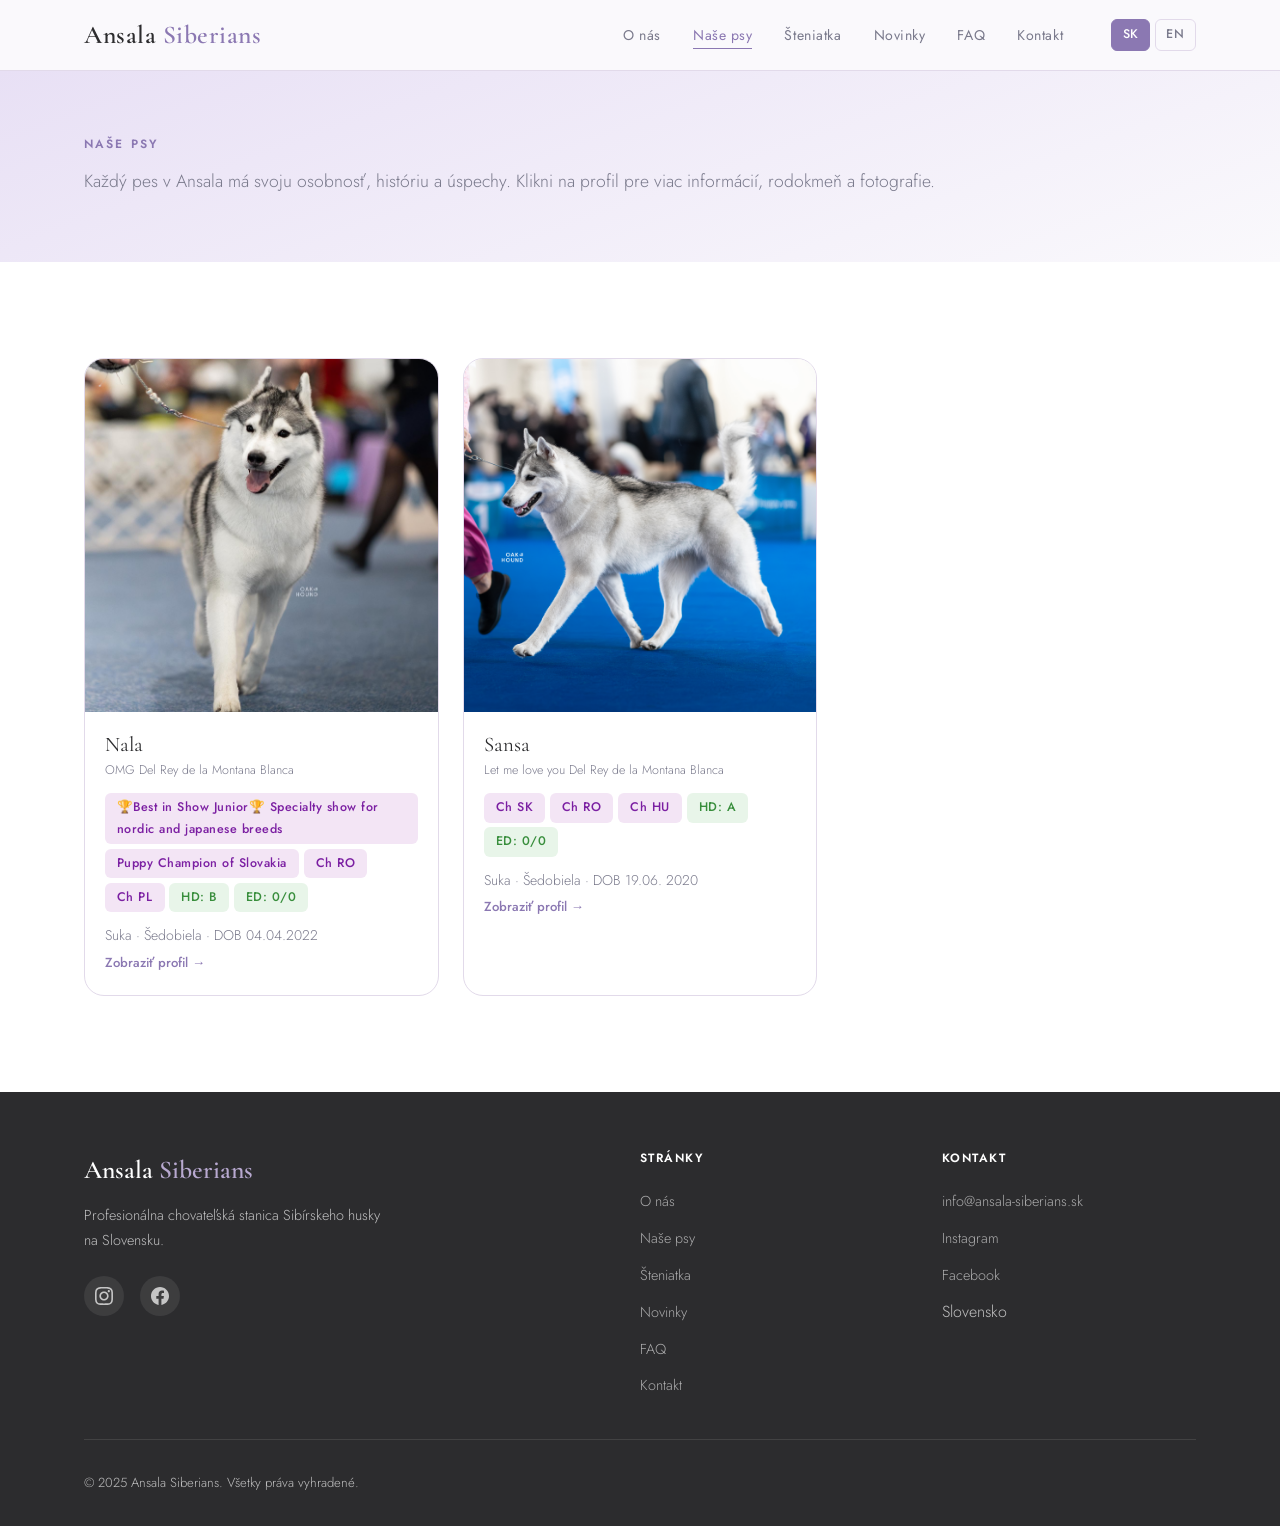
<file: nase-psy.html>
<!DOCTYPE html>
<html lang="sk">
<head>
  <meta charset="UTF-8" />
  <meta name="viewport" content="width=device-width, initial-scale=1.0" />
  <title>Naše psy — Ansala Siberians</title>
  <meta name="description" content="Ansala Siberians — Sibírsky husky" />
  <link rel="preconnect" href="https://fonts.googleapis.com" />
  <link rel="preconnect" href="https://fonts.gstatic.com" crossorigin />
  <link rel="stylesheet" href="css/style.css" />
</head>
<body>

<nav class="navbar">
  <div class="container">
    <div class="navbar__inner">
      <a href="index.html" class="navbar__logo">Ansala <span>Siberians</span></a>
      <button class="navbar__hamburger" id="hamburger" aria-label="Menu">
        <span></span><span></span><span></span>
      </button>
      <ul class="navbar__menu" id="navMenu">
        <li><a href="o-nas.html"     class="navbar__link">O nás</a></li>
        <li><a href="nase-psy.html"  class="navbar__link navbar__link--active">Naše psy</a></li>
        <li><a href="steniatka.html" class="navbar__link">Šteniatka</a></li>
        <li><a href="novinky.html"   class="navbar__link">Novinky</a></li>
        <li><a href="index.html#faq"     class="navbar__link">FAQ</a></li>
        <li><a href="index.html#kontakt" class="navbar__link">Kontakt</a></li>
        <li class="lang-switcher">
          <span class="lang-btn active">SK</span>
          <a href="en/nase-psy.html" class="lang-btn">EN</a>
        </li>
      </ul>
    </div>
  </div>
</nav>

<section class="page-hero">
  <div class="container">
    <span class="section-label">Naše psy</span>
    <!-- <h1>Stretni naše hviezdy</h1> -->
    <p class="lead">Každý pes v Ansala má svoju osobnosť, históriu a úspechy. Klikni na profil pre viac informácií, rodokmeň a fotografie.</p>
  </div>
</section>

<!-- ================================================================
     ZOZNAM PSOV — skopíruj .dog-card blok pre každého nového psa
================================================================ -->
<section class="section section--light">
  <div class="container">

    <div class="dogs-preview-grid dogs-preview-grid--full">

      <!-- PES #1 — Nala -->
      <a href="psy/nala.html" class="dog-card">
        <div class="dog-card__photo">
           <img src="images/NalaRing.jpg" alt="Nala" />
        </div>
        <div class="dog-card__body">
          <h3 class="dog-card__name">Nala</h3>
          <p class="dog-card__kennel">OMG Del Rey de la Montana Blanca</p>
          <div class="dog-card__tags">
            <span class="tag tag--title">🏆Best in Show Junior🏆 Specialty show for nordic and japanese breeds</span>
            <span class="tag tag--title">Puppy Champion of Slovakia</span>
            <span class="tag tag--title">Ch RO</span>
            <span class="tag tag--title">Ch PL</span>
            <span class="tag tag--health">HD: B</span>
            <span class="tag tag--health">ED: 0/0</span>
          </div>
          <p style="font-size:0.88rem;color:var(--color-text-muted);margin:0.75rem 0 0;">
            Suka · Šedobiela · DOB 04.04.2022
          </p>
          <span class="dog-card__more">Zobraziť profil →</span>
        </div>
      </a>

      <!-- PES #2 — Sansa -->
      <a href="psy/sansa.html" class="dog-card">
        <div class="dog-card__photo">
          <img src="images/sansaWDS.jpg" alt="Sansa" /> 
          <div class="dog-card__photo-placeholder">🐕</div>
        </div>
        <div class="dog-card__body">
          <h3 class="dog-card__name">Sansa</h3>
          <p class="dog-card__kennel">Let me love you Del Rey de la Montana Blanca</p>
          <div class="dog-card__tags">
            <span class="tag tag--title">Ch SK</span>
            <span class="tag tag--title">Ch RO</span>
            <span class="tag tag--title">Ch HU</span>
            <span class="tag tag--health">HD: A</span>
            <span class="tag tag--health">ED: 0/0</span>
          </div>
          <p style="font-size:0.88rem;color:var(--color-text-muted);margin:0.75rem 0 0;">
            Suka · Šedobiela · DOB 19.06. 2020
          </p>
          <span class="dog-card__more">Zobraziť profil →</span>
        </div>
      </a>

      <!-- SEM PRIDAJ ĎALŠIEHO PSA — skopíruj blok vyššie -->

    </div>
  </div>
</section>

<footer class="footer">
  <div class="container">
    <div class="footer__inner">
      <div>
        <div class="footer__logo">Ansala <span>Siberians</span></div>
        <p class="footer__desc">Profesionálna chovateľská stanica Sibírskeho husky na Slovensku.</p>
        <div class="footer-social">
          <a href="https://instagram.com/ansala.siberians" target="_blank" class="footer-social__link" aria-label="Instagram">
            <svg viewBox="0 0 24 24"><path d="M12 2.163c3.204 0 3.584.012 4.85.07 3.252.148 4.771 1.691 4.919 4.919.058 1.265.069 1.645.069 4.849 0 3.205-.012 3.584-.069 4.849-.149 3.225-1.664 4.771-4.919 4.919-1.266.058-1.644.07-4.85.07-3.204 0-3.584-.012-4.849-.07-3.26-.149-4.771-1.699-4.919-4.92-.058-1.265-.07-1.644-.07-4.849 0-3.204.013-3.583.07-4.849.149-3.227 1.664-4.771 4.919-4.919 1.266-.057 1.645-.069 4.849-.069zm0-2.163c-3.259 0-3.667.014-4.947.072-4.358.2-6.78 2.618-6.98 6.98-.059 1.281-.073 1.689-.073 4.948 0 3.259.014 3.668.072 4.948.2 4.358 2.618 6.78 6.98 6.98 1.281.058 1.689.072 4.948.072 3.259 0 3.668-.014 4.948-.072 4.354-.2 6.782-2.618 6.979-6.98.059-1.28.073-1.689.073-4.948 0-3.259-.014-3.667-.072-4.947-.196-4.354-2.617-6.78-6.979-6.98-1.281-.059-1.69-.073-4.949-.073zm0 5.838c-3.403 0-6.162 2.759-6.162 6.162s2.759 6.163 6.162 6.163 6.162-2.759 6.162-6.163c0-3.403-2.759-6.162-6.162-6.162zm0 10.162c-2.209 0-4-1.79-4-4 0-2.209 1.791-4 4-4s4 1.791 4 4c0 2.21-1.791 4-4 4zm6.406-11.845c-.796 0-1.441.645-1.441 1.44s.645 1.44 1.441 1.44c.795 0 1.439-.645 1.439-1.44s-.644-1.44-1.439-1.44z"/></svg>
          </a>
          <a href="https://facebook.com/ansala.siberians" target="_blank" class="footer-social__link" aria-label="Facebook">
            <svg viewBox="0 0 24 24"><path d="M24 12.073c0-6.627-5.373-12-12-12s-12 5.373-12 12c0 5.99 4.388 10.954 10.125 11.854v-8.385H7.078v-3.47h3.047V9.43c0-3.007 1.792-4.669 4.533-4.669 1.312 0 2.686.235 2.686.235v2.953H15.83c-1.491 0-1.956.925-1.956 1.874v2.25h3.328l-.532 3.47h-2.796v8.385C19.612 23.027 24 18.062 24 12.073z"/></svg>
          </a>
        </div>
      </div>
      <div>
        <div class="footer__col-title">Stránky</div>
        <ul class="footer__links">
          <li><a href="o-nas.html">O nás</a></li>
          <li><a href="nase-psy.html">Naše psy</a></li>
          <li><a href="steniatka.html">Šteniatka</a></li>
          <li><a href="novinky.html">Novinky</a></li>
          <li><a href="index.html#faq">FAQ</a></li>
          <li><a href="index.html#kontakt">Kontakt</a></li>
        </ul>
      </div>
      <div>
        <div class="footer__col-title">Kontakt</div>
        <ul class="footer__links">
          <li><a href="mailto:info@ansala-siberians.sk">info@ansala-siberians.sk</a></li>
          <li><a href="https://instagram.com/ansala.siberians" target="_blank">Instagram</a></li>
          <li><a href="https://facebook.com/ansala.siberians" target="_blank">Facebook</a></li>
          <li>Slovensko</li>
        </ul>
      </div>
    </div>
    <div class="footer__bottom">
      <span>© 2025 Ansala Siberians. Všetky práva vyhradené.</span>
    </div>
  </div>
</footer>

<script>
  const hamburger = document.getElementById('hamburger');
  const navMenu = document.getElementById('navMenu');
  hamburger.addEventListener('click', () => navMenu.classList.toggle('open'));
  document.querySelectorAll('.navbar__link').forEach(l => l.addEventListener('click', () => navMenu.classList.remove('open')));
</script>
</body>
</html>
</file>
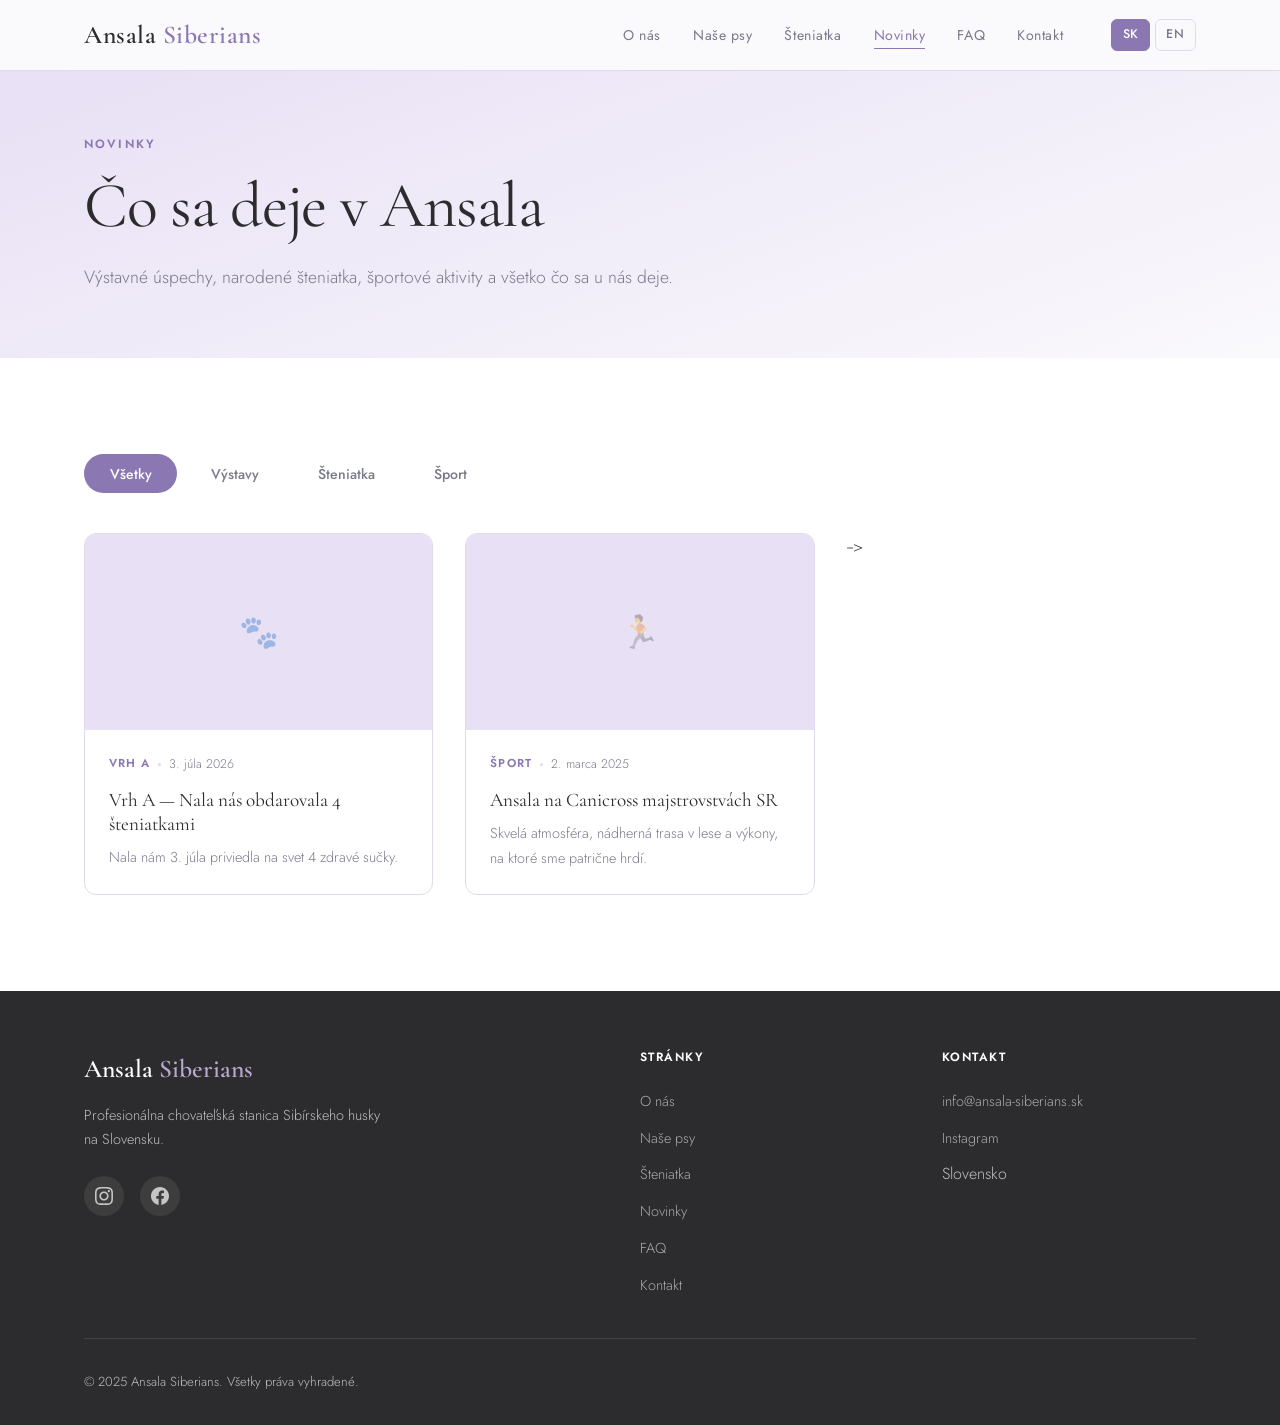
<file: novinky.html>
<!DOCTYPE html>
<html lang="sk">
<head>
  <meta charset="UTF-8" />
  <meta name="viewport" content="width=device-width, initial-scale=1.0" />
  <title>Novinky — Ansala Siberians</title>
  <meta name="description" content="Novinky z chovateľskej stanice Ansala Siberians — výstavné úspechy, šteniatka, šport a aktivity." />
  <link rel="preconnect" href="https://fonts.googleapis.com" />
  <link rel="preconnect" href="https://fonts.gstatic.com" crossorigin />
  <link rel="stylesheet" href="css/style.css" />
</head>
<body>

<nav class="navbar">
  <div class="container">
    <div class="navbar__inner">
      <a href="index.html" class="navbar__logo">Ansala <span>Siberians</span></a>
      <button class="navbar__hamburger" id="hamburger" aria-label="Menu">
        <span></span><span></span><span></span>
      </button>
      <ul class="navbar__menu" id="navMenu">
        <li><a href="o-nas.html"     class="navbar__link">O nás</a></li>
        <li><a href="nase-psy.html"  class="navbar__link">Naše psy</a></li>
        <li><a href="steniatka.html" class="navbar__link">Šteniatka</a></li>
        <li><a href="novinky.html"   class="navbar__link navbar__link--active">Novinky</a></li>
        <li><a href="index.html#faq"     class="navbar__link">FAQ</a></li>
        <li><a href="index.html#kontakt" class="navbar__link">Kontakt</a></li>
        <li class="lang-switcher">
          <span class="lang-btn active">SK</span>
          <a href="en/novinky.html" class="lang-btn">EN</a>
        </li>
      </ul>
    </div>
  </div>
</nav>

<section class="page-hero">
  <div class="container">
    <span class="section-label">Novinky</span>
    <h1>Čo sa deje v Ansala</h1>
    <p class="lead">Výstavné úspechy, narodené šteniatka, športové aktivity a všetko čo sa u nás deje.</p>
  </div>
</section>

<!-- ================================================================
     ZOZNAM ČLÁNKOV
     Každý článok = jedna .news-card
     Po napojení Netlify CMS sa toto bude generovať automaticky
================================================================ -->
<section class="section section--light">
  <div class="container">

    <!-- Filter kategórií (voliteľný) -->
    <div style="display:flex;gap:0.5rem;flex-wrap:wrap;margin-bottom:2.5rem;">
      <button class="litter-tab active" style="border-radius:100px;">Všetky</button>
      <button class="litter-tab" style="border-radius:100px;">Výstavy</button>
      <button class="litter-tab" style="border-radius:100px;">Šteniatka</button>
      <button class="litter-tab" style="border-radius:100px;">Šport</button>
    </div>

    <div class="news-grid">

      <!-- ČLÁNOK #1 — skopíruj blok pre každý nový článok -->

      <!-- ČLÁNOK #2 -->
      <a href="novinky/vrh-a-2025.html" class="news-card">
        <div class="news-card__image">
          <div class="news-card__img-placeholder">🐾</div>
        </div>
        <div class="news-card__body">
          <div class="news-card__meta">
            <span class="news-card__category">VRH A</span>
            <span class="news-card__dot"></span>
            <span class="news-card__date">3. júla 2026</span>
          </div>
          <h3>Vrh A — Nala nás obdarovala 4 šteniatkami</h3>
          <p>Nala nám 3. júla priviedla na svet 4 zdravé sučky.</p>
        </div>
      </a>

      <!-- ČLÁNOK #3 -->
      <a href="novinky/canicross-2025.html" class="news-card">
        <div class="news-card__image">
          <div class="news-card__img-placeholder">🏃</div>
        </div>
        <div class="news-card__body">
          <div class="news-card__meta">
            <span class="news-card__category">Šport</span>
            <span class="news-card__dot"></span>
            <span class="news-card__date">2. marca 2025</span>
          </div>
          <h3>Ansala na Canicross majstrovstvách SR</h3>
          <p>Skvelá atmosféra, nádherná trasa v lese a výkony, na ktoré sme patrične hrdí.</p>
        </div>
      </a>-->

      <!-- SEM PRIDAJ ĎALŠIE ČLÁNKY — skopíruj blok vyššie -->

    </div>
  </div>
</section>

<footer class="footer">
  <div class="container">
    <div class="footer__inner">
      <div>
        <div class="footer__logo">Ansala <span>Siberians</span></div>
        <p class="footer__desc">Profesionálna chovateľská stanica Sibírskeho husky na Slovensku.</p>
        <div class="footer-social">
          <a href="https://instagram.com/ansala.siberians" target="_blank" class="footer-social__link" aria-label="Instagram">
            <svg viewBox="0 0 24 24"><path d="M12 2.163c3.204 0 3.584.012 4.85.07 3.252.148 4.771 1.691 4.919 4.919.058 1.265.069 1.645.069 4.849 0 3.205-.012 3.584-.069 4.849-.149 3.225-1.664 4.771-4.919 4.919-1.266.058-1.644.07-4.85.07-3.204 0-3.584-.012-4.849-.07-3.26-.149-4.771-1.699-4.919-4.92-.058-1.265-.07-1.644-.07-4.849 0-3.204.013-3.583.07-4.849.149-3.227 1.664-4.771 4.919-4.919 1.266-.057 1.645-.069 4.849-.069zm0-2.163c-3.259 0-3.667.014-4.947.072-4.358.2-6.78 2.618-6.98 6.98-.059 1.281-.073 1.689-.073 4.948 0 3.259.014 3.668.072 4.948.2 4.358 2.618 6.78 6.98 6.98 1.281.058 1.689.072 4.948.072 3.259 0 3.668-.014 4.948-.072 4.354-.2 6.782-2.618 6.979-6.98.059-1.28.073-1.689.073-4.948 0-3.259-.014-3.667-.072-4.947-.196-4.354-2.617-6.78-6.979-6.98-1.281-.059-1.69-.073-4.949-.073zm0 5.838c-3.403 0-6.162 2.759-6.162 6.162s2.759 6.163 6.162 6.163 6.162-2.759 6.162-6.163c0-3.403-2.759-6.162-6.162-6.162zm0 10.162c-2.209 0-4-1.79-4-4 0-2.209 1.791-4 4-4s4 1.791 4 4c0 2.21-1.791 4-4 4zm6.406-11.845c-.796 0-1.441.645-1.441 1.44s.645 1.44 1.441 1.44c.795 0 1.439-.645 1.439-1.44s-.644-1.44-1.439-1.44z"/></svg>
          </a>
          <a href="https://facebook.com/ansala.siberians" target="_blank" class="footer-social__link" aria-label="Facebook">
            <svg viewBox="0 0 24 24"><path d="M24 12.073c0-6.627-5.373-12-12-12s-12 5.373-12 12c0 5.99 4.388 10.954 10.125 11.854v-8.385H7.078v-3.47h3.047V9.43c0-3.007 1.792-4.669 4.533-4.669 1.312 0 2.686.235 2.686.235v2.953H15.83c-1.491 0-1.956.925-1.956 1.874v2.25h3.328l-.532 3.47h-2.796v8.385C19.612 23.027 24 18.062 24 12.073z"/></svg>
          </a>
        </div>
      </div>
      <div>
        <div class="footer__col-title">Stránky</div>
        <ul class="footer__links">
          <li><a href="o-nas.html">O nás</a></li>
          <li><a href="nase-psy.html">Naše psy</a></li>
          <li><a href="steniatka.html">Šteniatka</a></li>
          <li><a href="novinky.html">Novinky</a></li>
          <li><a href="index.html#faq">FAQ</a></li>
          <li><a href="index.html#kontakt">Kontakt</a></li>
        </ul>
      </div>
      <div>
        <div class="footer__col-title">Kontakt</div>
        <ul class="footer__links">
          <li><a href="mailto:info@ansala-siberians.sk">info@ansala-siberians.sk</a></li>
          <li><a href="https://instagram.com/ansala.siberians" target="_blank">Instagram</a></li>
          <li>Slovensko</li>
        </ul>
      </div>
    </div>
    <div class="footer__bottom">
      <span>© 2025 Ansala Siberians. Všetky práva vyhradené.</span>
    </div>
  </div>
</footer>

<script>
  const hamburger = document.getElementById('hamburger');
  const navMenu = document.getElementById('navMenu');
  hamburger.addEventListener('click', () => navMenu.classList.toggle('open'));
  document.querySelectorAll('.navbar__link').forEach(l => l.addEventListener('click', () => navMenu.classList.remove('open')));
</script>
</body>
</html>
</file>
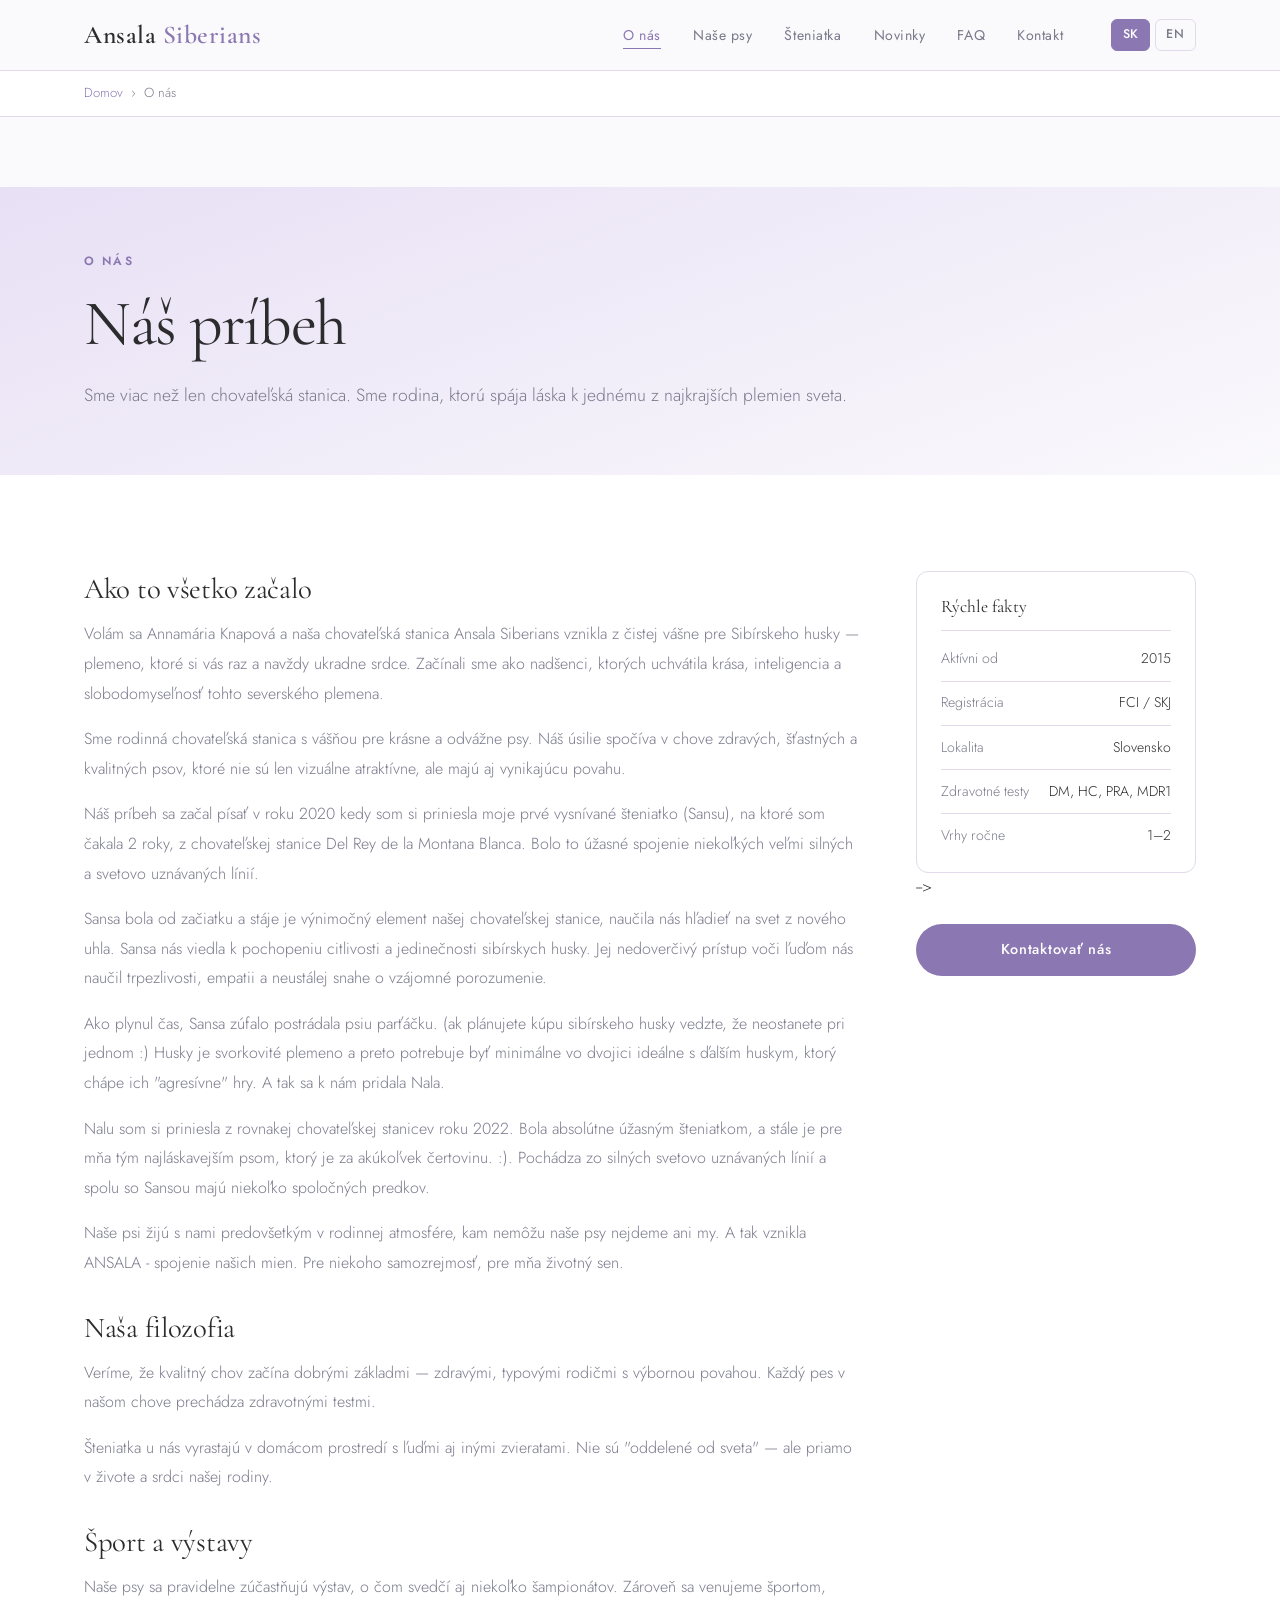
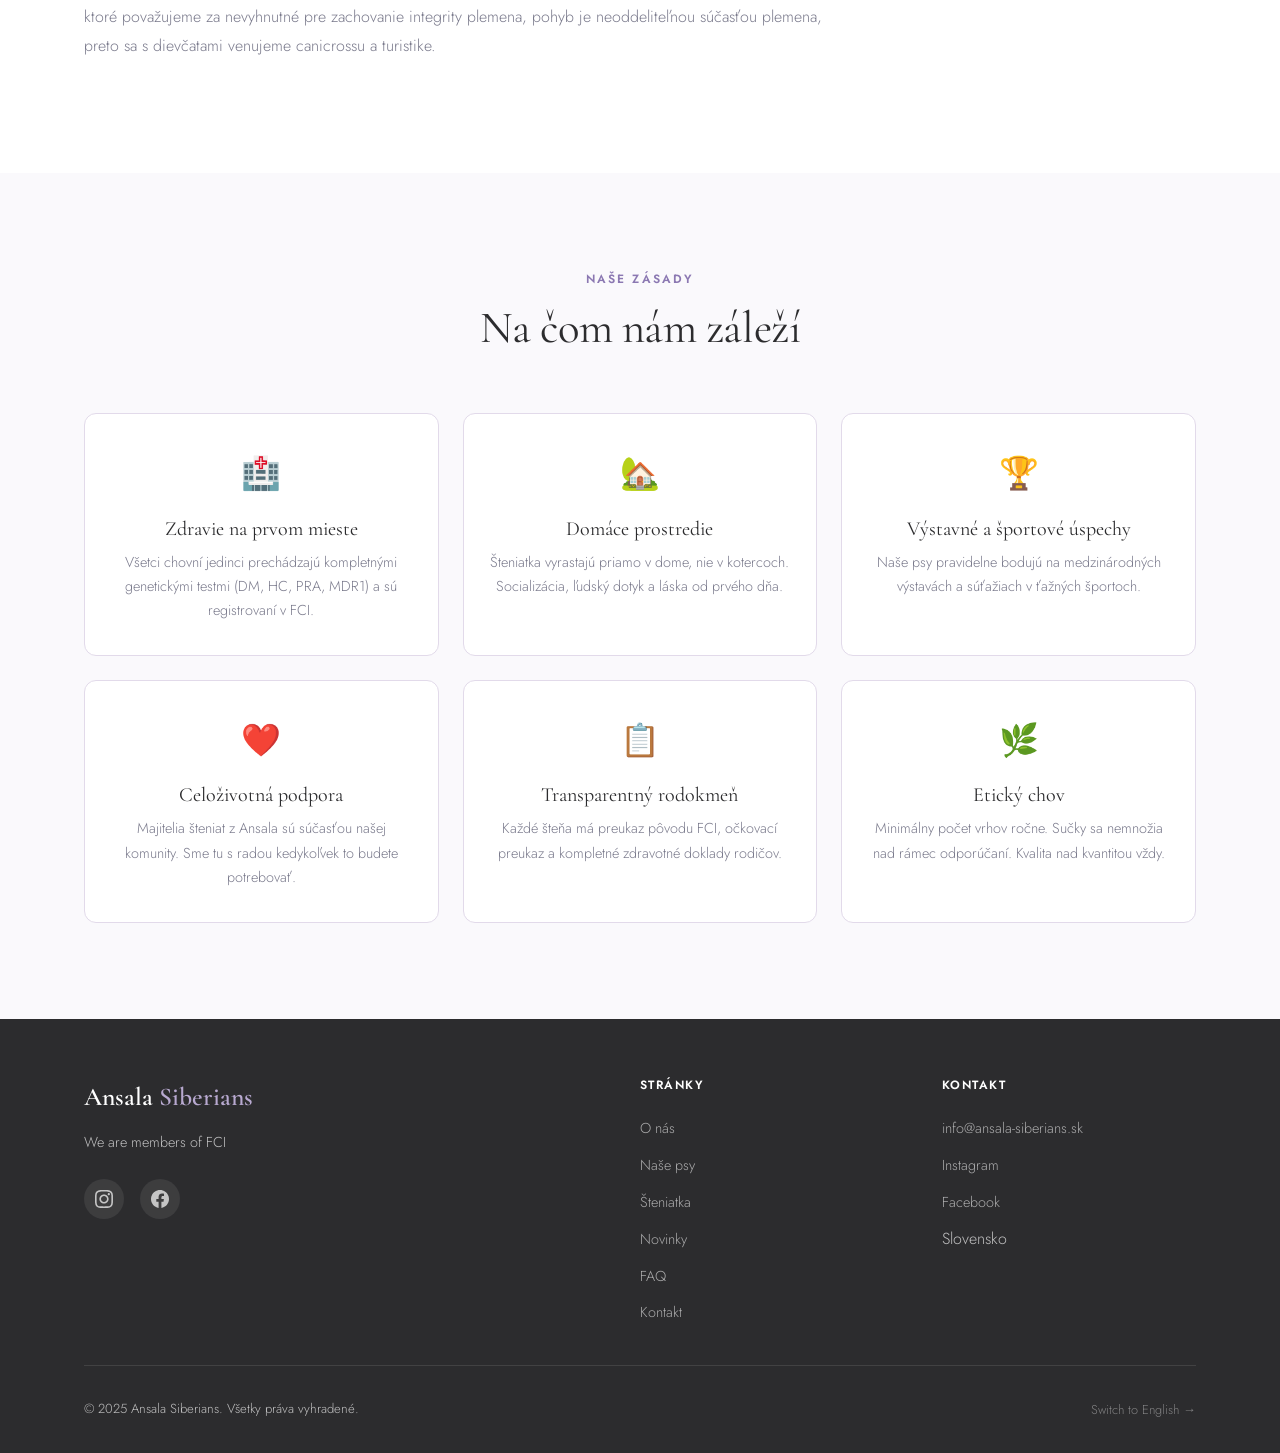
<file: o-nas.html>
<!DOCTYPE html>
<html lang="sk">
<head>
  <meta charset="UTF-8" />
  <meta name="viewport" content="width=device-width, initial-scale=1.0" />
  <title>O nás — Ansala Siberians</title>
  <meta name="description" content=" Ansala Siberians" />
  <link rel="preconnect" href="https://fonts.googleapis.com" />
  <link rel="preconnect" href="https://fonts.gstatic.com" crossorigin />
  <link rel="stylesheet" href="css/style.css" />
</head>
<body>

<nav class="navbar">
  <div class="container">
    <div class="navbar__inner">
      <!-- <img src="images/logo.png" alt="Ansala Siberians" style="height:36px;" /> -->
      <a href="index.html" class="navbar__logo">Ansala <span>Siberians</span></a>
      <button class="navbar__hamburger" id="hamburger" aria-label="Menu">
        <span></span><span></span><span></span>
      </button>
      <ul class="navbar__menu" id="navMenu">
        <li><a href="o-nas.html"     class="navbar__link navbar__link--active">O nás</a></li>
        <li><a href="nase-psy.html"  class="navbar__link">Naše psy</a></li>
        <li><a href="steniatka.html" class="navbar__link">Šteniatka</a></li>
        <li><a href="novinky.html"   class="navbar__link">Novinky</a></li>
        <li><a href="index.html#faq" class="navbar__link">FAQ</a></li>
        <li><a href="index.html#kontakt" class="navbar__link">Kontakt</a></li>
        <li class="lang-switcher">
          <span class="lang-btn active">SK</span>
          <a href="en/o-nas.html" class="lang-btn">EN</a>
        </li>
      </ul>
    </div>
  </div>
</nav>


<!-- Breadcrumb -->
<div class="breadcrumb">
  <div class="container">
    <a href="index.html">Domov</a>
    <span>›</span>
    <span>O nás</span>
  </div>
</div>


<!-- ================================================================
     HERO — O NÁS
================================================================ -->
<section class="page-hero">
  <div class="container">
    <span class="section-label">O nás</span>
    <h1>Náš príbeh</h1>
    <p class="lead">
      Sme viac než len chovateľská stanica. Sme rodina, ktorú spája 
      láska k jednému z najkrajších plemien sveta.
    </p>
  </div>
</section>


<!-- ================================================================
     PRÍBEH — dlhý text, uprav podľa potreby
================================================================ -->
<section class="section section--light">
  <div class="container">
    <div class="prose-layout">

      <div class="prose-content">
        <h2>Ako to všetko začalo</h2>

        <!-- UPRAV TENTO TEXT — tu môžeš písať tak dlho, ako chceš -->
        <p>
         Volám sa Annamária Knapová a naša chovateľská stanica Ansala Siberians vznikla z čistej vášne pre Sibírskeho husky — 
          plemeno, ktoré si vás raz a navždy ukradne srdce. Začínali sme ako nadšenci, 
          ktorých uchvátila krása, inteligencia a slobodomyseľnosť tohto severského plemena.
        </p>
        <p>
          Sme rodinná chovateľská stanica s vášňou pre krásne a odvážne psy. Náš úsilie spočíva
          v chove zdravých, šťastných a kvalitných psov, ktoré nie sú len vizuálne atraktívne, 
          ale majú aj vynikajúcu povahu.
        </p>
        <p>
          Náš príbeh sa začal písať v roku 2020 kedy som si priniesla moje prvé vysnívané šteniatko (Sansu),
          na ktoré som čakala 2 roky, z chovateľskej stanice Del Rey de la Montana Blanca. 
          Bolo to úžasné spojenie niekoľkých veľmi silných a svetovo uznávaných línií.
        </p>
         <p>
Sansa bola od začiatku a stáje je výnimočný element našej chovateľskej stanice, naučila nás hľadieť na svet
        z nového uhla. Sansa nás viedla k pochopeniu citlivosti a jedinečnosti sibírskych husky. 
        Jej nedoverčivý prístup voči ľuďom nás naučil trpezlivosti, empatii a neustálej snahe o vzájomné porozumenie.
        </p>
         <p>
Ako plynul čas, Sansa zúfalo postrádala psiu parťáčku. (ak plánujete kúpu sibírskeho husky vedzte, že neostanete pri jednom :) 
        Husky je svorkovité plemeno a preto potrebuje byť minimálne vo dvojici ideálne s ďalším huskym,
        ktorý chápe ich "agresívne" hry. A tak sa k nám pridala Nala.
        </p>
        <p>
        Nalu som si priniesla z rovnakej chovateľskej stanicev roku 2022. 
        Bola absolútne úžasným šteniatkom, a stále je pre mňa tým najláskavejším psom,
        ktorý je za akúkoľvek čertovinu. :). Pochádza zo silných svetovo uznávaných línií a spolu so Sansou majú niekoľko
        spoločných predkov.
        </p>
        <p>
        Naše psi žijú s nami predovšetkým v rodinnej atmosfére, kam nemôžu naše psy nejdeme ani my. 
        A tak vznikla ANSALA - spojenie našich mien. Pre niekoho samozrejmosť, pre mňa životný sen.
        </p>
        
        <h2>Naša filozofia</h2>
        <p>
          Veríme, že kvalitný chov začína dobrými základmi — zdravými, typovými rodičmi 
          s výbornou povahou. Každý pes v našom chove  prechádza zdravotnými testmi.
        </p>
        <p>
          Šteniatka u nás vyrastajú v domácom prostredí s ľuďmi aj inými 
          zvieratami. Nie sú "oddelené od sveta" — ale priamo v živote a srdci našej rodiny. 
        </p>

        <h2>Šport a výstavy</h2>
        <p>
          Naše psy sa pravidelne zúčastňujú výstav, o čom svedčí aj niekoľko šampionátov. 
          Zároveň sa venujeme  športom, ktoré považujeme za nevyhnutné pre zachovanie integrity
          plemena, pohyb je neoddeliteľnou súčasťou plemena, preto sa s dievčatami venujeme canicrossu a 
          turistike.
        </p>

        <!-- Tu môžeš pridať ďalšie odseky, obrázky, citáty... -->

      </div>

      <!-- Postranný panel s hodnotami -->
      <aside class="prose-sidebar">
        <div class="sidebar-card">
          <h4>Rýchle fakty</h4>
          <ul class="facts-list">
            <li><span class="facts-list__label">Aktívni od</span><span>2015</span></li>
            <li><span class="facts-list__label">Registrácia</span><span>FCI / SKJ</span></li>
            <li><span class="facts-list__label">Lokalita</span><span>Slovensko</span></li>
            <li><span class="facts-list__label">Zdravotné testy</span><span>DM, HC, PRA, MDR1</span></li>
            <li><span class="facts-list__label">Vrhy ročne</span><span>1–2</span></li>
          </ul>
        </div> -->

       <!-- <div class="sidebar-card" style="margin-top:1.5rem;">
          <h4>Naše hodnoty</h4>
          <div style="display:flex;flex-direction:column;gap:0.75rem;margin-top:0.5rem;">
            <div class="value-mini">🏥 Zdravie na prvom mieste</div>
            <div class="value-mini">🏡 Domáce prostredie</div>
            <div class="value-mini">🏆 Výstavné úspechy</div>
            <div class="value-mini">❤️ Celoživotná podpora</div>
            <div class="value-mini">📋 Transparentný rodokmeň</div>
            <div class="value-mini">🌿 Etický chov</div>
          </div>
        </div> -->

        <div style="margin-top:1.5rem;">
          <a href="index.html#kontakt" class="btn btn--primary" style="width:100%;text-align:center;">
            Kontaktovať nás
          </a>
        </div>
      </aside>

    </div>
  </div>
</section>


<!-- Hodnoty — plná sada -->
<section class="section">
  <div class="container">
    <div class="section-header centered">
      <span class="section-label">Naše zásady</span>
      <h2>Na čom nám záleží</h2>
    </div>
    <div class="about__values">
      <div class="value-item">
        <span class="value-item__icon">🏥</span>
        <h4>Zdravie na prvom mieste</h4>
        <p>Všetci chovní jedinci prechádzajú kompletnými genetickými testmi (DM, HC, PRA, MDR1) a sú registrovaní v FCI.</p>
      </div>
      <div class="value-item">
        <span class="value-item__icon">🏡</span>
        <h4>Domáce prostredie</h4>
        <p>Šteniatka vyrastajú priamo v dome, nie v kotercoch. Socializácia, ľudský dotyk a láska od prvého dňa.</p>
      </div>
      <div class="value-item">
        <span class="value-item__icon">🏆</span>
        <h4>Výstavné a športové úspechy</h4>
        <p>Naše psy pravidelne bodujú na medzinárodných výstavách a súťažiach v ťažných športoch.</p>
      </div>
      <div class="value-item">
        <span class="value-item__icon">❤️</span>
        <h4>Celoživotná podpora</h4>
        <p>Majitelia šteniat z Ansala sú súčasťou našej komunity. Sme tu s radou kedykoľvek to budete potrebovať.</p>
      </div>
      <div class="value-item">
        <span class="value-item__icon">📋</span>
        <h4>Transparentný rodokmeň</h4>
        <p>Každé šteňa má preukaz pôvodu FCI, očkovací preukaz a kompletné zdravotné doklady rodičov.</p>
      </div>
      <div class="value-item">
        <span class="value-item__icon">🌿</span>
        <h4>Etický chov</h4>
        <p>Minimálny počet vrhov ročne. Sučky sa nemnožia nad rámec odporúčaní. Kvalita nad kvantitou vždy.</p>
      </div>
    </div>
  </div>
</section>


<!-- Footer -->
<footer class="footer">
  <div class="container">
    <div class="footer__inner">
      <div>
        <div class="footer__logo">Ansala <span>Siberians</span></div>
        <p class="footer__desc">We are members of FCI</p>
        <div class="footer-social">
          <a href="https://instagram.com/ansala.siberians" target="_blank" class="footer-social__link" aria-label="Instagram">
            <svg viewBox="0 0 24 24"><path d="M12 2.163c3.204 0 3.584.012 4.85.07 3.252.148 4.771 1.691 4.919 4.919.058 1.265.069 1.645.069 4.849 0 3.205-.012 3.584-.069 4.849-.149 3.225-1.664 4.771-4.919 4.919-1.266.058-1.644.07-4.85.07-3.204 0-3.584-.012-4.849-.07-3.26-.149-4.771-1.699-4.919-4.92-.058-1.265-.07-1.644-.07-4.849 0-3.204.013-3.583.07-4.849.149-3.227 1.664-4.771 4.919-4.919 1.266-.057 1.645-.069 4.849-.069zm0-2.163c-3.259 0-3.667.014-4.947.072-4.358.2-6.78 2.618-6.98 6.98-.059 1.281-.073 1.689-.073 4.948 0 3.259.014 3.668.072 4.948.2 4.358 2.618 6.78 6.98 6.98 1.281.058 1.689.072 4.948.072 3.259 0 3.668-.014 4.948-.072 4.354-.2 6.782-2.618 6.979-6.98.059-1.28.073-1.689.073-4.948 0-3.259-.014-3.667-.072-4.947-.196-4.354-2.617-6.78-6.979-6.98-1.281-.059-1.69-.073-4.949-.073zm0 5.838c-3.403 0-6.162 2.759-6.162 6.162s2.759 6.163 6.162 6.163 6.162-2.759 6.162-6.163c0-3.403-2.759-6.162-6.162-6.162zm0 10.162c-2.209 0-4-1.79-4-4 0-2.209 1.791-4 4-4s4 1.791 4 4c0 2.21-1.791 4-4 4zm6.406-11.845c-.796 0-1.441.645-1.441 1.44s.645 1.44 1.441 1.44c.795 0 1.439-.645 1.439-1.44s-.644-1.44-1.439-1.44z"/></svg>
          </a>
          <a href="https://facebook.com/ansala.siberians" target="_blank" class="footer-social__link" aria-label="Facebook">
            <svg viewBox="0 0 24 24"><path d="M24 12.073c0-6.627-5.373-12-12-12s-12 5.373-12 12c0 5.99 4.388 10.954 10.125 11.854v-8.385H7.078v-3.47h3.047V9.43c0-3.007 1.792-4.669 4.533-4.669 1.312 0 2.686.235 2.686.235v2.953H15.83c-1.491 0-1.956.925-1.956 1.874v2.25h3.328l-.532 3.47h-2.796v8.385C19.612 23.027 24 18.062 24 12.073z"/></svg>
          </a>
        </div>
      </div>
      <div>
        <div class="footer__col-title">Stránky</div>
        <ul class="footer__links">
          <li><a href="o-nas.html">O nás</a></li>
          <li><a href="nase-psy.html">Naše psy</a></li>
          <li><a href="steniatka.html">Šteniatka</a></li>
          <li><a href="novinky.html">Novinky</a></li>
          <li><a href="index.html#faq">FAQ</a></li>
          <li><a href="index.html#kontakt">Kontakt</a></li>
        </ul>
      </div>
      <div>
        <div class="footer__col-title">Kontakt</div>
        <ul class="footer__links">
          <li><a href="mailto:info@ansala-siberians.sk">info@ansala-siberians.sk</a></li>
          <li><a href="https://instagram.com/ansala.siberians" target="_blank">Instagram</a></li>
          <li><a href="https://facebook.com/ansala.siberians" target="_blank">Facebook</a></li>
          <li>Slovensko</li>
        </ul>
      </div>
    </div>
    <div class="footer__bottom">
      <span>© 2025 Ansala Siberians. Všetky práva vyhradené.</span>
      <a href="en/index.html" style="color:rgba(255,255,255,0.4);font-size:0.8rem;">Switch to English →</a>
    </div>
  </div>
</footer>

<script>
  const hamburger = document.getElementById('hamburger');
  const navMenu   = document.getElementById('navMenu');
  hamburger.addEventListener('click', () => navMenu.classList.toggle('open'));
  document.querySelectorAll('.navbar__link').forEach(l => l.addEventListener('click', () => navMenu.classList.remove('open')));
</script>
</body>
</html>
</file>
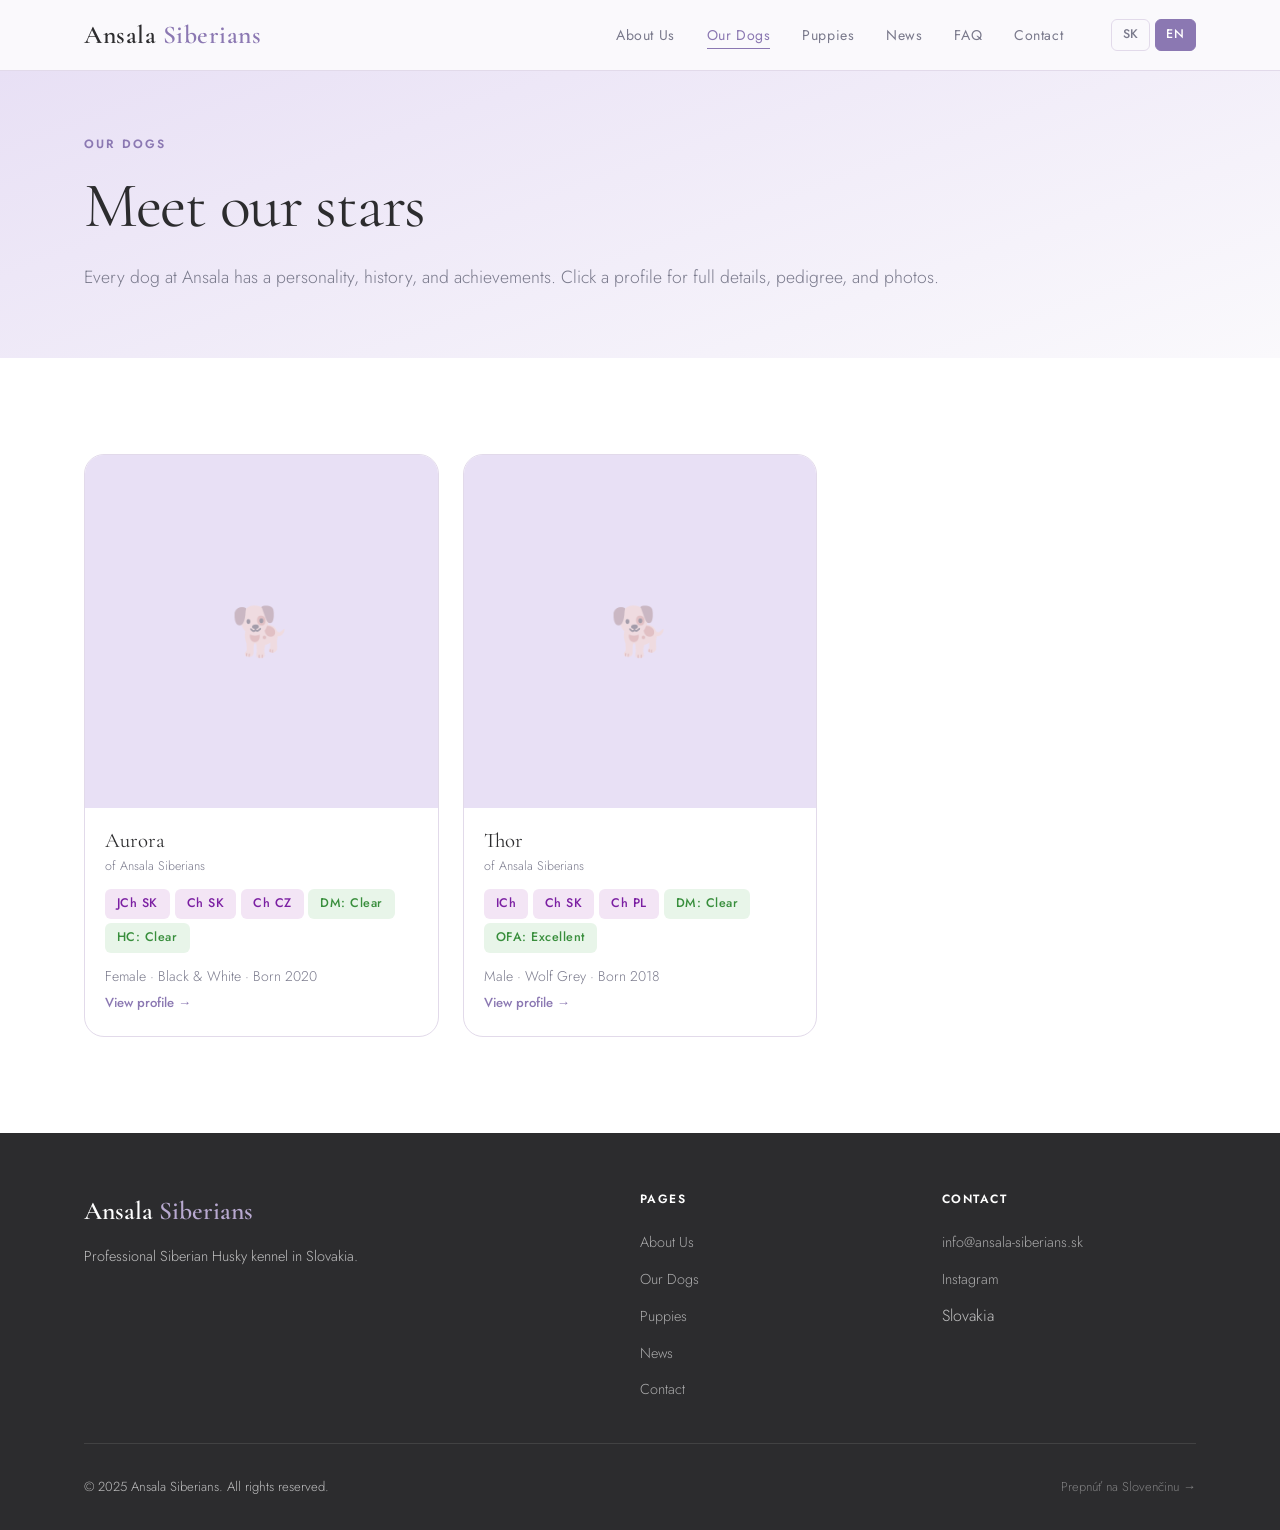
<file: en/nase-psy.html>
<!DOCTYPE html>
<html lang="en">
<head>
  <meta charset="UTF-8" />
  <meta name="viewport" content="width=device-width, initial-scale=1.0" />
  <title>Our Dogs — Ansala Siberians</title>
  <link rel="preconnect" href="https://fonts.googleapis.com" />
  <link rel="preconnect" href="https://fonts.gstatic.com" crossorigin />
  <link rel="stylesheet" href="../css/style.css" />
</head>
<body>
<nav class="navbar">
  <div class="container">
    <div class="navbar__inner">
      <a href="index.html" class="navbar__logo">Ansala <span>Siberians</span></a>
      <button class="navbar__hamburger" id="hamburger" aria-label="Menu">
        <span></span><span></span><span></span>
      </button>
      <ul class="navbar__menu" id="navMenu">
        <li><a href="o-nas.html"     class="navbar__link">About Us</a></li>
        <li><a href="nase-psy.html"  class="navbar__link navbar__link--active">Our Dogs</a></li>
        <li><a href="steniatka.html" class="navbar__link">Puppies</a></li>
        <li><a href="novinky.html"   class="navbar__link">News</a></li>
        <li><a href="index.html#faq"     class="navbar__link">FAQ</a></li>
        <li><a href="index.html#contact" class="navbar__link">Contact</a></li>
        <li class="lang-switcher">
          <a href="../nase-psy.html" class="lang-btn">SK</a>
          <span class="lang-btn active">EN</span>
        </li>
      </ul>
    </div>
  </div>
</nav>

<section class="page-hero">
  <div class="container">
    <span class="section-label">Our Dogs</span>
    <h1>Meet our stars</h1>
    <p class="lead">Every dog at Ansala has a personality, history, and achievements. Click a profile for full details, pedigree, and photos.</p>
  </div>
</section>

<section class="section section--light">
  <div class="container">
    <div class="dogs-preview-grid dogs-preview-grid--full">

      <!-- Add dogs here — copy this block for each new dog -->
      <a href="psy/nala.html" class="dog-card">
        <div class="dog-card__photo">
          <!-- <img src="../images/aurora.jpg" alt="Aurora" /> -->
          <div class="dog-card__photo-placeholder">🐕</div>
        </div>
        <div class="dog-card__body">
          <h3 class="dog-card__name">Aurora</h3>
          <p class="dog-card__kennel">of Ansala Siberians</p>
          <div class="dog-card__tags">
            <span class="tag tag--title">JCh SK</span>
            <span class="tag tag--title">Ch SK</span>
            <span class="tag tag--title">Ch CZ</span>
            <span class="tag tag--health">DM: Clear</span>
            <span class="tag tag--health">HC: Clear</span>
          </div>
          <p style="font-size:0.88rem;color:var(--color-text-muted);margin:0.75rem 0 0;">Female · Black & White · Born 2020</p>
          <span class="dog-card__more">View profile →</span>
        </div>
      </a>

      <a href="psy/thor.html" class="dog-card">
        <div class="dog-card__photo">
          <!-- <img src="../images/thor.jpg" alt="Thor" /> -->
          <div class="dog-card__photo-placeholder">🐕</div>
        </div>
        <div class="dog-card__body">
          <h3 class="dog-card__name">Thor</h3>
          <p class="dog-card__kennel">of Ansala Siberians</p>
          <div class="dog-card__tags">
            <span class="tag tag--title">ICh</span>
            <span class="tag tag--title">Ch SK</span>
            <span class="tag tag--title">Ch PL</span>
            <span class="tag tag--health">DM: Clear</span>
            <span class="tag tag--health">OFA: Excellent</span>
          </div>
          <p style="font-size:0.88rem;color:var(--color-text-muted);margin:0.75rem 0 0;">Male · Wolf Grey · Born 2018</p>
          <span class="dog-card__more">View profile →</span>
        </div>
      </a>

    </div>
  </div>
</section>

<footer class="footer">
  <div class="container">
    <div class="footer__inner">
      <div>
        <div class="footer__logo">Ansala <span>Siberians</span></div>
        <p class="footer__desc">Professional Siberian Husky kennel in Slovakia.</p>
      </div>
      <div>
        <div class="footer__col-title">Pages</div>
        <ul class="footer__links">
          <li><a href="o-nas.html">About Us</a></li>
          <li><a href="nase-psy.html">Our Dogs</a></li>
          <li><a href="steniatka.html">Puppies</a></li>
          <li><a href="novinky.html">News</a></li>
          <li><a href="index.html#contact">Contact</a></li>
        </ul>
      </div>
      <div>
        <div class="footer__col-title">Contact</div>
        <ul class="footer__links">
          <li><a href="mailto:info@ansala-siberians.sk">info@ansala-siberians.sk</a></li>
          <li><a href="https://instagram.com/ansala.siberians" target="_blank">Instagram</a></li>
          <li>Slovakia</li>
        </ul>
      </div>
    </div>
    <div class="footer__bottom">
      <span>© 2025 Ansala Siberians. All rights reserved.</span>
      <a href="../nase-psy.html" style="color:rgba(255,255,255,0.4);font-size:0.8rem;">Prepnúť na Slovenčinu →</a>
    </div>
  </div>
</footer>
<script>
  const hamburger = document.getElementById('hamburger');
  const navMenu = document.getElementById('navMenu');
  hamburger.addEventListener('click', () => navMenu.classList.toggle('open'));
  document.querySelectorAll('.navbar__link').forEach(l => l.addEventListener('click', () => navMenu.classList.remove('open')));
</script>
</body>
</html>
</file>
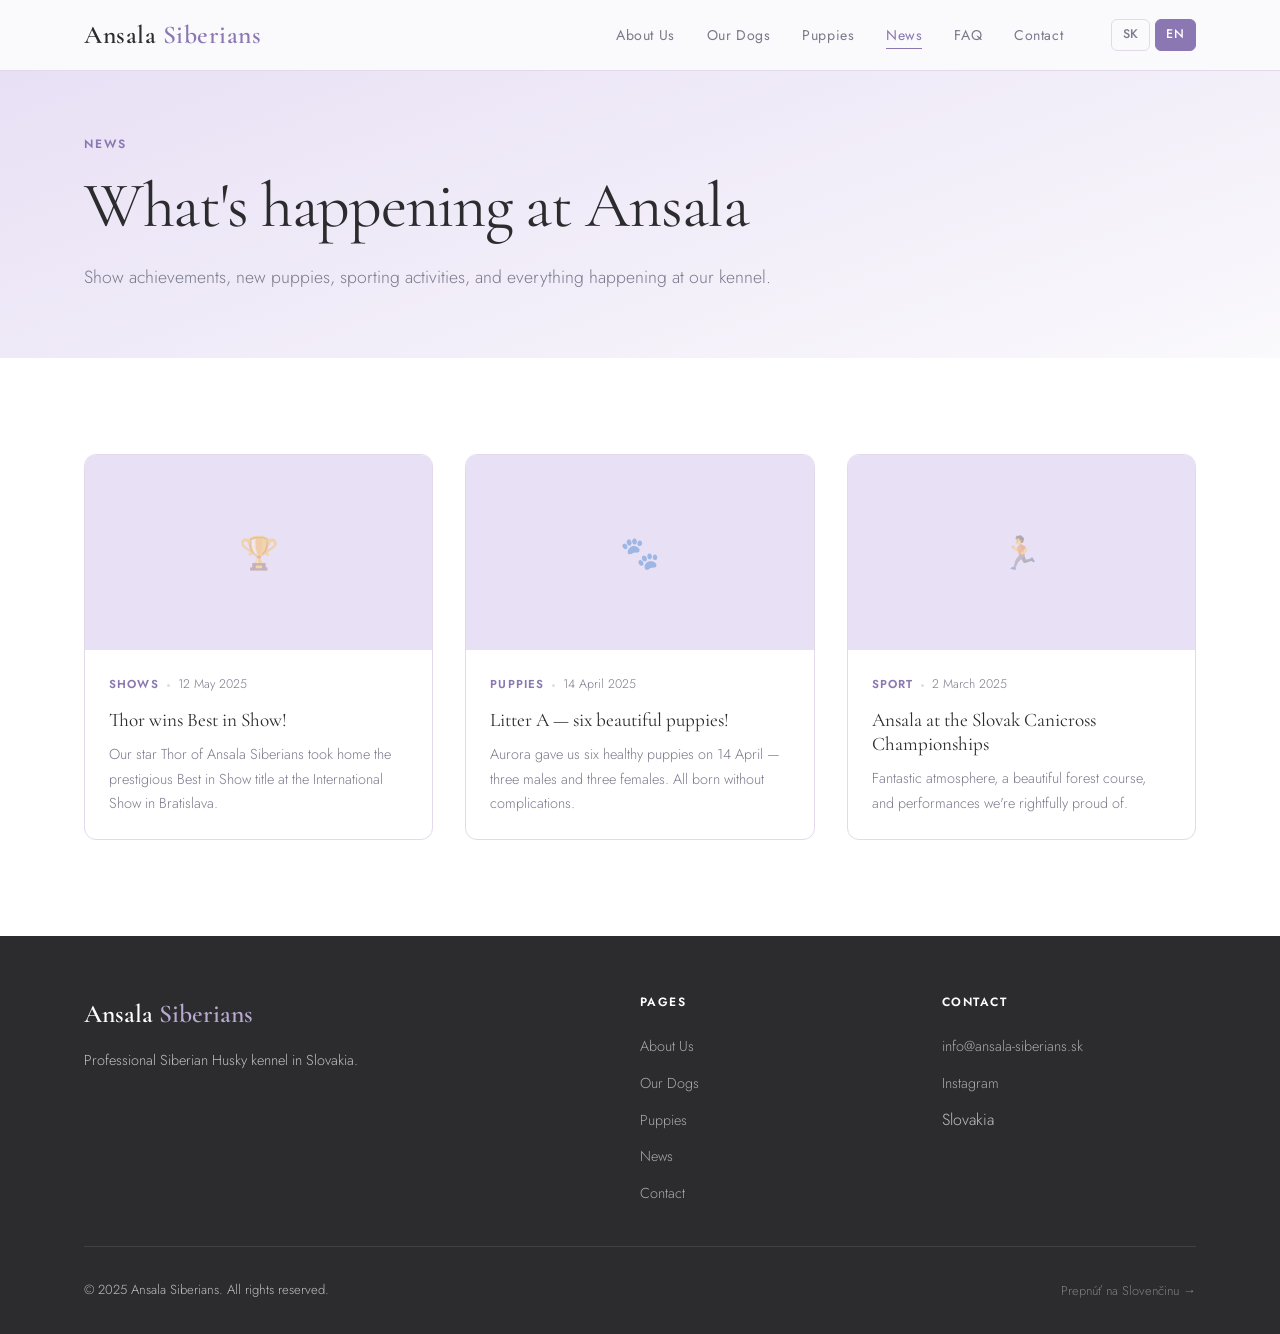
<file: en/novinky.html>
<!DOCTYPE html>
<html lang="en">
<head>
  <meta charset="UTF-8" />
  <meta name="viewport" content="width=device-width, initial-scale=1.0" />
  <title>News — Ansala Siberians</title>
  <link rel="preconnect" href="https://fonts.googleapis.com" />
  <link rel="preconnect" href="https://fonts.gstatic.com" crossorigin />
  <link rel="stylesheet" href="../css/style.css" />
</head>
<body>
<nav class="navbar">
  <div class="container">
    <div class="navbar__inner">
      <a href="index.html" class="navbar__logo">Ansala <span>Siberians</span></a>
      <button class="navbar__hamburger" id="hamburger" aria-label="Menu">
        <span></span><span></span><span></span>
      </button>
      <ul class="navbar__menu" id="navMenu">
        <li><a href="o-nas.html"     class="navbar__link">About Us</a></li>
        <li><a href="nase-psy.html"  class="navbar__link">Our Dogs</a></li>
        <li><a href="steniatka.html" class="navbar__link">Puppies</a></li>
        <li><a href="novinky.html"   class="navbar__link navbar__link--active">News</a></li>
        <li><a href="index.html#faq"     class="navbar__link">FAQ</a></li>
        <li><a href="index.html#contact" class="navbar__link">Contact</a></li>
        <li class="lang-switcher">
          <a href="../novinky.html" class="lang-btn">SK</a>
          <span class="lang-btn active">EN</span>
        </li>
      </ul>
    </div>
  </div>
</nav>

<section class="page-hero">
  <div class="container">
    <span class="section-label">News</span>
    <h1>What's happening at Ansala</h1>
    <p class="lead">Show achievements, new puppies, sporting activities, and everything happening at our kennel.</p>
  </div>
</section>

<section class="section section--light">
  <div class="container">
    <div class="news-grid">

      <a href="novinky/thor-best-in-show.html" class="news-card">
        <div class="news-card__image"><div class="news-card__img-placeholder">🏆</div></div>
        <div class="news-card__body">
          <div class="news-card__meta">
            <span class="news-card__category">Shows</span>
            <span class="news-card__dot"></span>
            <span class="news-card__date">12 May 2025</span>
          </div>
          <h3>Thor wins Best in Show!</h3>
          <p>Our star Thor of Ansala Siberians took home the prestigious Best in Show title at the International Show in Bratislava.</p>
        </div>
      </a>

      <a href="novinky/vrh-a-2025.html" class="news-card">
        <div class="news-card__image"><div class="news-card__img-placeholder">🐾</div></div>
        <div class="news-card__body">
          <div class="news-card__meta">
            <span class="news-card__category">Puppies</span>
            <span class="news-card__dot"></span>
            <span class="news-card__date">14 April 2025</span>
          </div>
          <h3>Litter A — six beautiful puppies!</h3>
          <p>Aurora gave us six healthy puppies on 14 April — three males and three females. All born without complications.</p>
        </div>
      </a>

      <a href="novinky/canicross-2025.html" class="news-card">
        <div class="news-card__image"><div class="news-card__img-placeholder">🏃</div></div>
        <div class="news-card__body">
          <div class="news-card__meta">
            <span class="news-card__category">Sport</span>
            <span class="news-card__dot"></span>
            <span class="news-card__date">2 March 2025</span>
          </div>
          <h3>Ansala at the Slovak Canicross Championships</h3>
          <p>Fantastic atmosphere, a beautiful forest course, and performances we're rightfully proud of.</p>
        </div>
      </a>

    </div>
  </div>
</section>

<footer class="footer">
  <div class="container">
    <div class="footer__inner">
      <div>
        <div class="footer__logo">Ansala <span>Siberians</span></div>
        <p class="footer__desc">Professional Siberian Husky kennel in Slovakia.</p>
      </div>
      <div>
        <div class="footer__col-title">Pages</div>
        <ul class="footer__links">
          <li><a href="o-nas.html">About Us</a></li>
          <li><a href="nase-psy.html">Our Dogs</a></li>
          <li><a href="steniatka.html">Puppies</a></li>
          <li><a href="novinky.html">News</a></li>
          <li><a href="index.html#contact">Contact</a></li>
        </ul>
      </div>
      <div>
        <div class="footer__col-title">Contact</div>
        <ul class="footer__links">
          <li><a href="mailto:info@ansala-siberians.sk">info@ansala-siberians.sk</a></li>
          <li><a href="https://instagram.com/ansala.siberians" target="_blank">Instagram</a></li>
          <li>Slovakia</li>
        </ul>
      </div>
    </div>
    <div class="footer__bottom">
      <span>© 2025 Ansala Siberians. All rights reserved.</span>
      <a href="../novinky.html" style="color:rgba(255,255,255,0.4);font-size:0.8rem;">Prepnúť na Slovenčinu →</a>
    </div>
  </div>
</footer>
<script>
  const hamburger = document.getElementById('hamburger');
  const navMenu = document.getElementById('navMenu');
  hamburger.addEventListener('click', () => navMenu.classList.toggle('open'));
  document.querySelectorAll('.navbar__link').forEach(l => l.addEventListener('click', () => navMenu.classList.remove('open')));
</script>
</body>
</html>
</file>
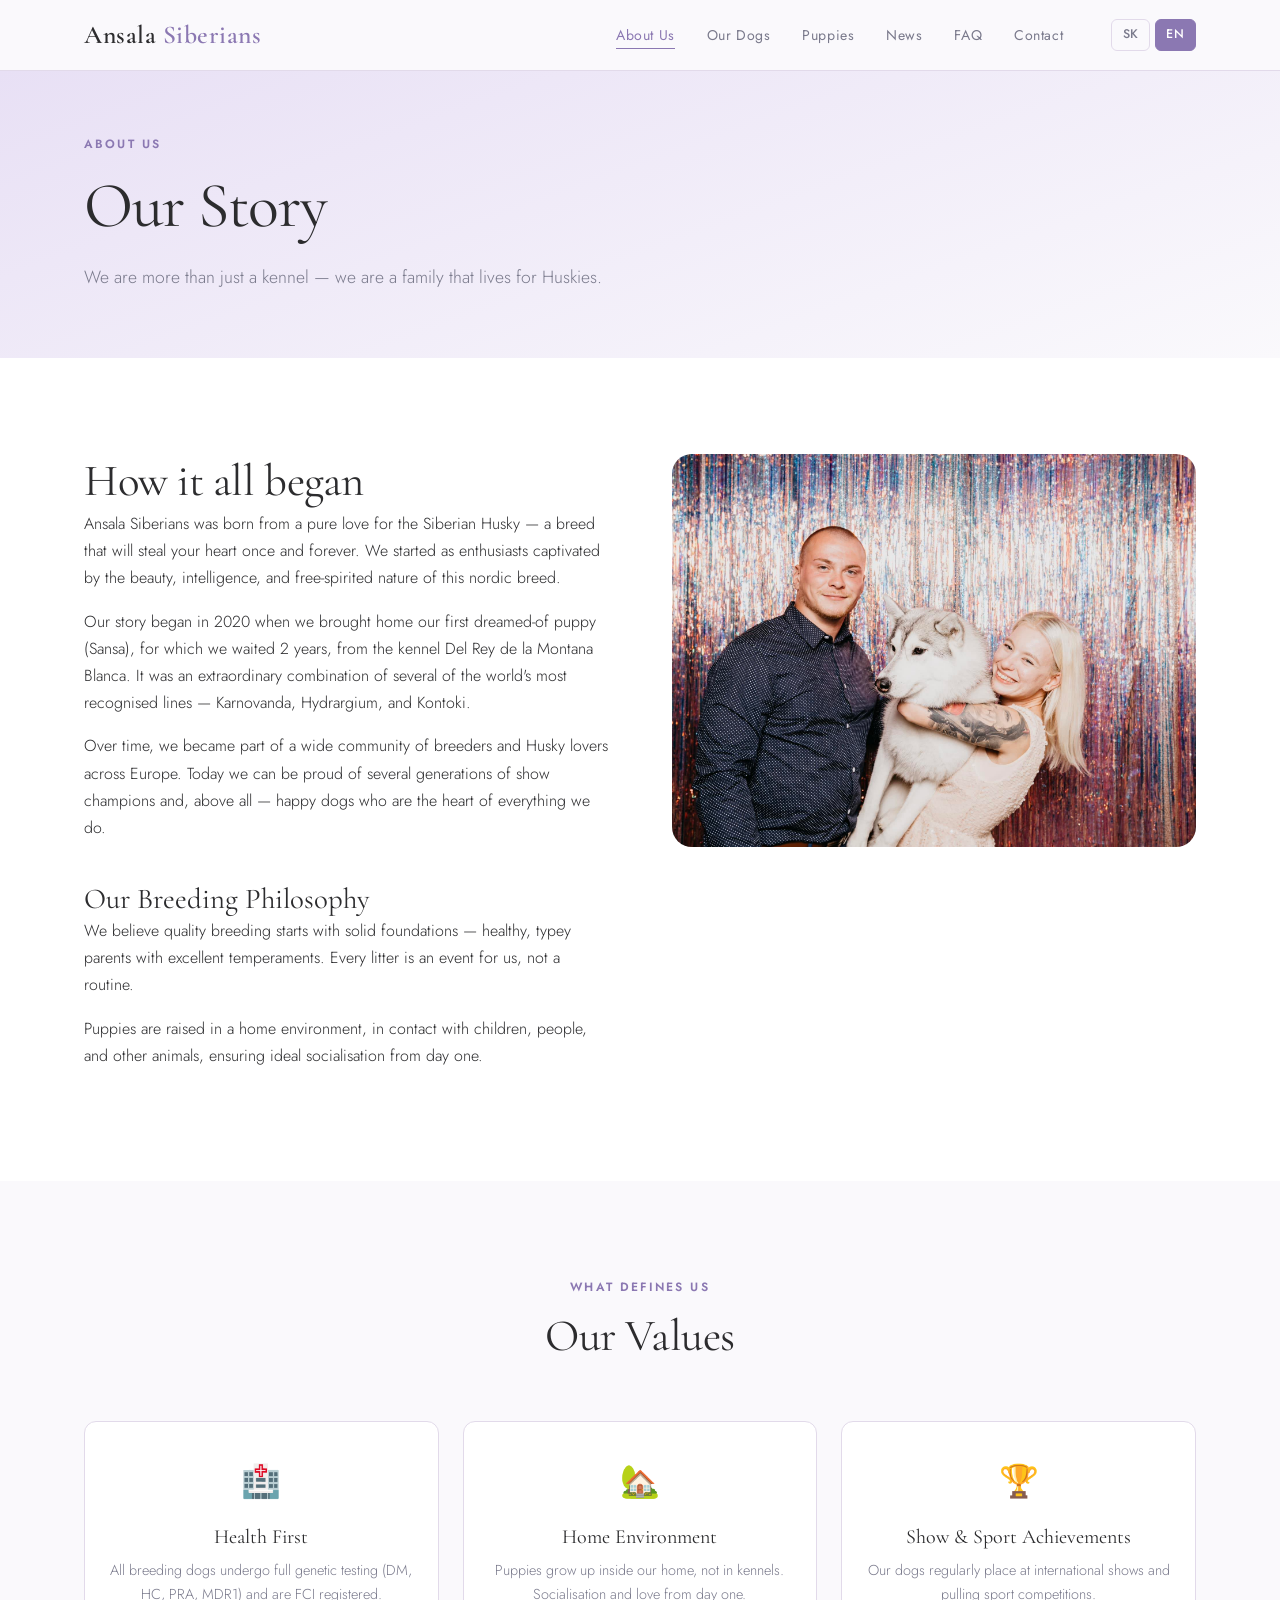
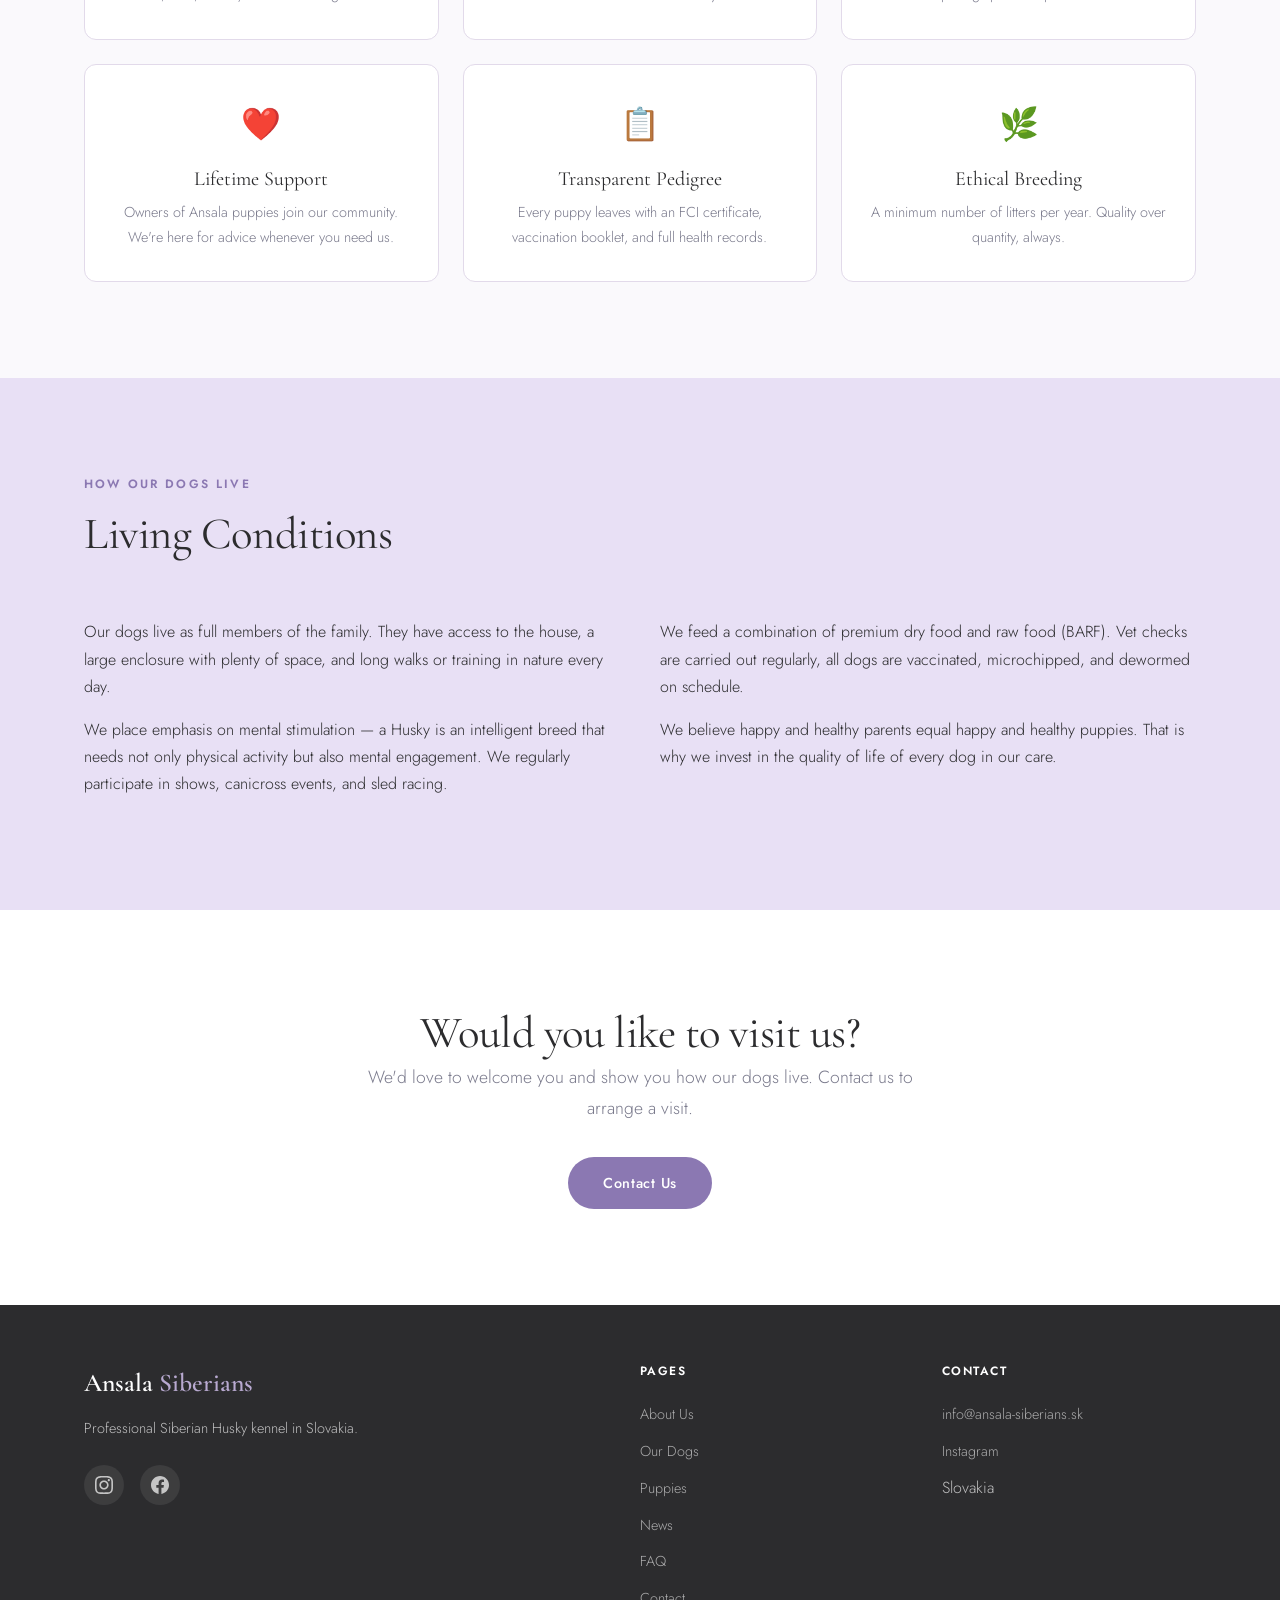
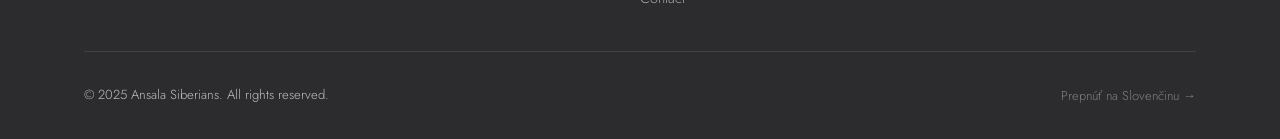
<file: en/o-nas.html>
<!DOCTYPE html>
<html lang="en">
<head>
  <meta charset="UTF-8" />
  <meta name="viewport" content="width=device-width, initial-scale=1.0" />
  <title>About Us — Ansala Siberians</title>
  <link rel="preconnect" href="https://fonts.googleapis.com" />
  <link rel="preconnect" href="https://fonts.gstatic.com" crossorigin />
  <link rel="stylesheet" href="../css/style.css" />
</head>
<body>
<nav class="navbar">
  <div class="container">
    <div class="navbar__inner">
      <a href="index.html" class="navbar__logo">Ansala <span>Siberians</span></a>
      <button class="navbar__hamburger" id="hamburger" aria-label="Menu">
        <span></span><span></span><span></span>
      </button>
      <ul class="navbar__menu" id="navMenu">
        <li><a href="o-nas.html"     class="navbar__link navbar__link--active">About Us</a></li>
        <li><a href="nase-psy.html"  class="navbar__link">Our Dogs</a></li>
        <li><a href="steniatka.html" class="navbar__link">Puppies</a></li>
        <li><a href="novinky.html"   class="navbar__link">News</a></li>
        <li><a href="index.html#faq"     class="navbar__link">FAQ</a></li>
        <li><a href="index.html#contact" class="navbar__link">Contact</a></li>
        <li class="lang-switcher">
          <a href="../o-nas.html" class="lang-btn">SK</a>
          <span class="lang-btn active">EN</span>
        </li>
      </ul>
    </div>
  </div>
</nav>

<section class="page-hero">
  <div class="container">
    <span class="section-label">About Us</span>
    <h1>Our Story</h1>
    <p class="lead">We are more than just a kennel — we are a family that lives for Huskies.</p>
  </div>
</section>

<section class="section section--light">
  <div class="container">
    <div class="grid-2" style="gap:4rem;align-items:start;">
      <div>
        <h2>How it all began</h2>
        <p>
          Ansala Siberians was born from a pure love for the Siberian Husky —
          a breed that will steal your heart once and forever. We started as
          enthusiasts captivated by the beauty, intelligence, and free-spirited
          nature of this nordic breed.
        </p>
        <p>
          Our story began in 2020 when we brought home our first dreamed-of puppy
          (Sansa), for which we waited 2 years, from the kennel Del Rey de la Montana Blanca.
          It was an extraordinary combination of several of the world's most recognised lines —
          Karnovanda, Hydrargium, and Kontoki.
        </p>
        <p>
          Over time, we became part of a wide community of breeders and Husky lovers
          across Europe. Today we can be proud of several generations of show champions
          and, above all — happy dogs who are the heart of everything we do.
        </p>
        <h3 style="margin-top:2.5rem;">Our Breeding Philosophy</h3>
        <p>
          We believe quality breeding starts with solid foundations — healthy, typey
          parents with excellent temperaments. Every litter is an event for us, not a routine.
        </p>
        <p>
          Puppies are raised in a home environment, in contact with children, people,
          and other animals, ensuring ideal socialisation from day one.
        </p>
      </div>
      <div>
        <div style="border-radius:var(--border-radius-lg);overflow:hidden;aspect-ratio:4/3;background:var(--color-primary-light);">
          <img src="../images/my.jpg" alt="Ansala Siberians" style="width:100%;height:100%;object-fit:cover;" />
        </div>
      </div>
    </div>
  </div>
</section>

<section class="section">
  <div class="container">
    <div class="section-header centered">
      <span class="section-label">What defines us</span>
      <h2>Our Values</h2>
    </div>
    <div class="about__values">
      <div class="value-item"><span class="value-item__icon">🏥</span><h4>Health First</h4><p>All breeding dogs undergo full genetic testing (DM, HC, PRA, MDR1) and are FCI registered.</p></div>
      <div class="value-item"><span class="value-item__icon">🏡</span><h4>Home Environment</h4><p>Puppies grow up inside our home, not in kennels. Socialisation and love from day one.</p></div>
      <div class="value-item"><span class="value-item__icon">🏆</span><h4>Show & Sport Achievements</h4><p>Our dogs regularly place at international shows and pulling sport competitions.</p></div>
      <div class="value-item"><span class="value-item__icon">❤️</span><h4>Lifetime Support</h4><p>Owners of Ansala puppies join our community. We're here for advice whenever you need us.</p></div>
      <div class="value-item"><span class="value-item__icon">📋</span><h4>Transparent Pedigree</h4><p>Every puppy leaves with an FCI certificate, vaccination booklet, and full health records.</p></div>
      <div class="value-item"><span class="value-item__icon">🌿</span><h4>Ethical Breeding</h4><p>A minimum number of litters per year. Quality over quantity, always.</p></div>
    </div>
  </div>
</section>

<section class="section section--tinted">
  <div class="container">
    <div class="section-header">
      <span class="section-label">How our dogs live</span>
      <h2>Living Conditions</h2>
    </div>
    <div class="grid-2">
      <div>
        <p>Our dogs live as full members of the family. They have access to the house, a large enclosure with plenty of space, and long walks or training in nature every day.</p>
        <p>We place emphasis on mental stimulation — a Husky is an intelligent breed that needs not only physical activity but also mental engagement. We regularly participate in shows, canicross events, and sled racing.</p>
      </div>
      <div>
        <p>We feed a combination of premium dry food and raw food (BARF). Vet checks are carried out regularly, all dogs are vaccinated, microchipped, and dewormed on schedule.</p>
        <p>We believe happy and healthy parents equal happy and healthy puppies. That is why we invest in the quality of life of every dog in our care.</p>
      </div>
    </div>
  </div>
</section>

<section class="section section--light">
  <div class="container" style="text-align:center;max-width:600px;">
    <h2>Would you like to visit us?</h2>
    <p class="lead" style="margin-bottom:2rem;">We'd love to welcome you and show you how our dogs live. Contact us to arrange a visit.</p>
    <a href="index.html#contact" class="btn btn--primary">Contact Us</a>
  </div>
</section>

<footer class="footer">
  <div class="container">
    <div class="footer__inner">
      <div>
        <div class="footer__logo">Ansala <span>Siberians</span></div>
        <p class="footer__desc">Professional Siberian Husky kennel in Slovakia.</p>
        <div class="footer-social">
          <a href="https://instagram.com/ansala.siberians" target="_blank" class="footer-social__link" aria-label="Instagram"><svg viewBox="0 0 24 24"><path d="M12 2.163c3.204 0 3.584.012 4.85.07 3.252.148 4.771 1.691 4.919 4.919.058 1.265.069 1.645.069 4.849 0 3.205-.012 3.584-.069 4.849-.149 3.225-1.664 4.771-4.919 4.919-1.266.058-1.644.07-4.85.07-3.204 0-3.584-.012-4.849-.07-3.26-.149-4.771-1.699-4.919-4.92-.058-1.265-.07-1.644-.07-4.849 0-3.204.013-3.583.07-4.849.149-3.227 1.664-4.771 4.919-4.919 1.266-.057 1.645-.069 4.849-.069zm0-2.163c-3.259 0-3.667.014-4.947.072-4.358.2-6.78 2.618-6.98 6.98-.059 1.281-.073 1.689-.073 4.948 0 3.259.014 3.668.072 4.948.2 4.358 2.618 6.78 6.98 6.98 1.281.058 1.689.072 4.948.072 3.259 0 3.668-.014 4.948-.072 4.354-.2 6.782-2.618 6.979-6.98.059-1.28.073-1.689.073-4.948 0-3.259-.014-3.667-.072-4.947-.196-4.354-2.617-6.78-6.979-6.98-1.281-.059-1.69-.073-4.949-.073zm0 5.838c-3.403 0-6.162 2.759-6.162 6.162s2.759 6.163 6.162 6.163 6.162-2.759 6.162-6.163c0-3.403-2.759-6.162-6.162-6.162zm0 10.162c-2.209 0-4-1.79-4-4 0-2.209 1.791-4 4-4s4 1.791 4 4c0 2.21-1.791 4-4 4zm6.406-11.845c-.796 0-1.441.645-1.441 1.44s.645 1.44 1.441 1.44c.795 0 1.439-.645 1.439-1.44s-.644-1.44-1.439-1.44z"/></svg></a>
          <a href="https://facebook.com/ansala.siberians" target="_blank" class="footer-social__link" aria-label="Facebook"><svg viewBox="0 0 24 24"><path d="M24 12.073c0-6.627-5.373-12-12-12s-12 5.373-12 12c0 5.99 4.388 10.954 10.125 11.854v-8.385H7.078v-3.47h3.047V9.43c0-3.007 1.792-4.669 4.533-4.669 1.312 0 2.686.235 2.686.235v2.953H15.83c-1.491 0-1.956.925-1.956 1.874v2.25h3.328l-.532 3.47h-2.796v8.385C19.612 23.027 24 18.062 24 12.073z"/></svg></a>
        </div>
      </div>
      <div>
        <div class="footer__col-title">Pages</div>
        <ul class="footer__links">
          <li><a href="o-nas.html">About Us</a></li>
          <li><a href="nase-psy.html">Our Dogs</a></li>
          <li><a href="steniatka.html">Puppies</a></li>
          <li><a href="novinky.html">News</a></li>
          <li><a href="index.html#faq">FAQ</a></li>
          <li><a href="index.html#contact">Contact</a></li>
        </ul>
      </div>
      <div>
        <div class="footer__col-title">Contact</div>
        <ul class="footer__links">
          <li><a href="mailto:info@ansala-siberians.sk">info@ansala-siberians.sk</a></li>
          <li><a href="https://instagram.com/ansala.siberians" target="_blank">Instagram</a></li>
          <li>Slovakia</li>
        </ul>
      </div>
    </div>
    <div class="footer__bottom">
      <span>© 2025 Ansala Siberians. All rights reserved.</span>
      <a href="../o-nas.html" style="color:rgba(255,255,255,0.4);font-size:0.8rem;">Prepnúť na Slovenčinu →</a>
    </div>
  </div>
</footer>
<script>
  const hamburger = document.getElementById('hamburger');
  const navMenu = document.getElementById('navMenu');
  hamburger.addEventListener('click', () => navMenu.classList.toggle('open'));
  document.querySelectorAll('.navbar__link').forEach(l => l.addEventListener('click', () => navMenu.classList.remove('open')));
</script>
</body>
</html>
</file>
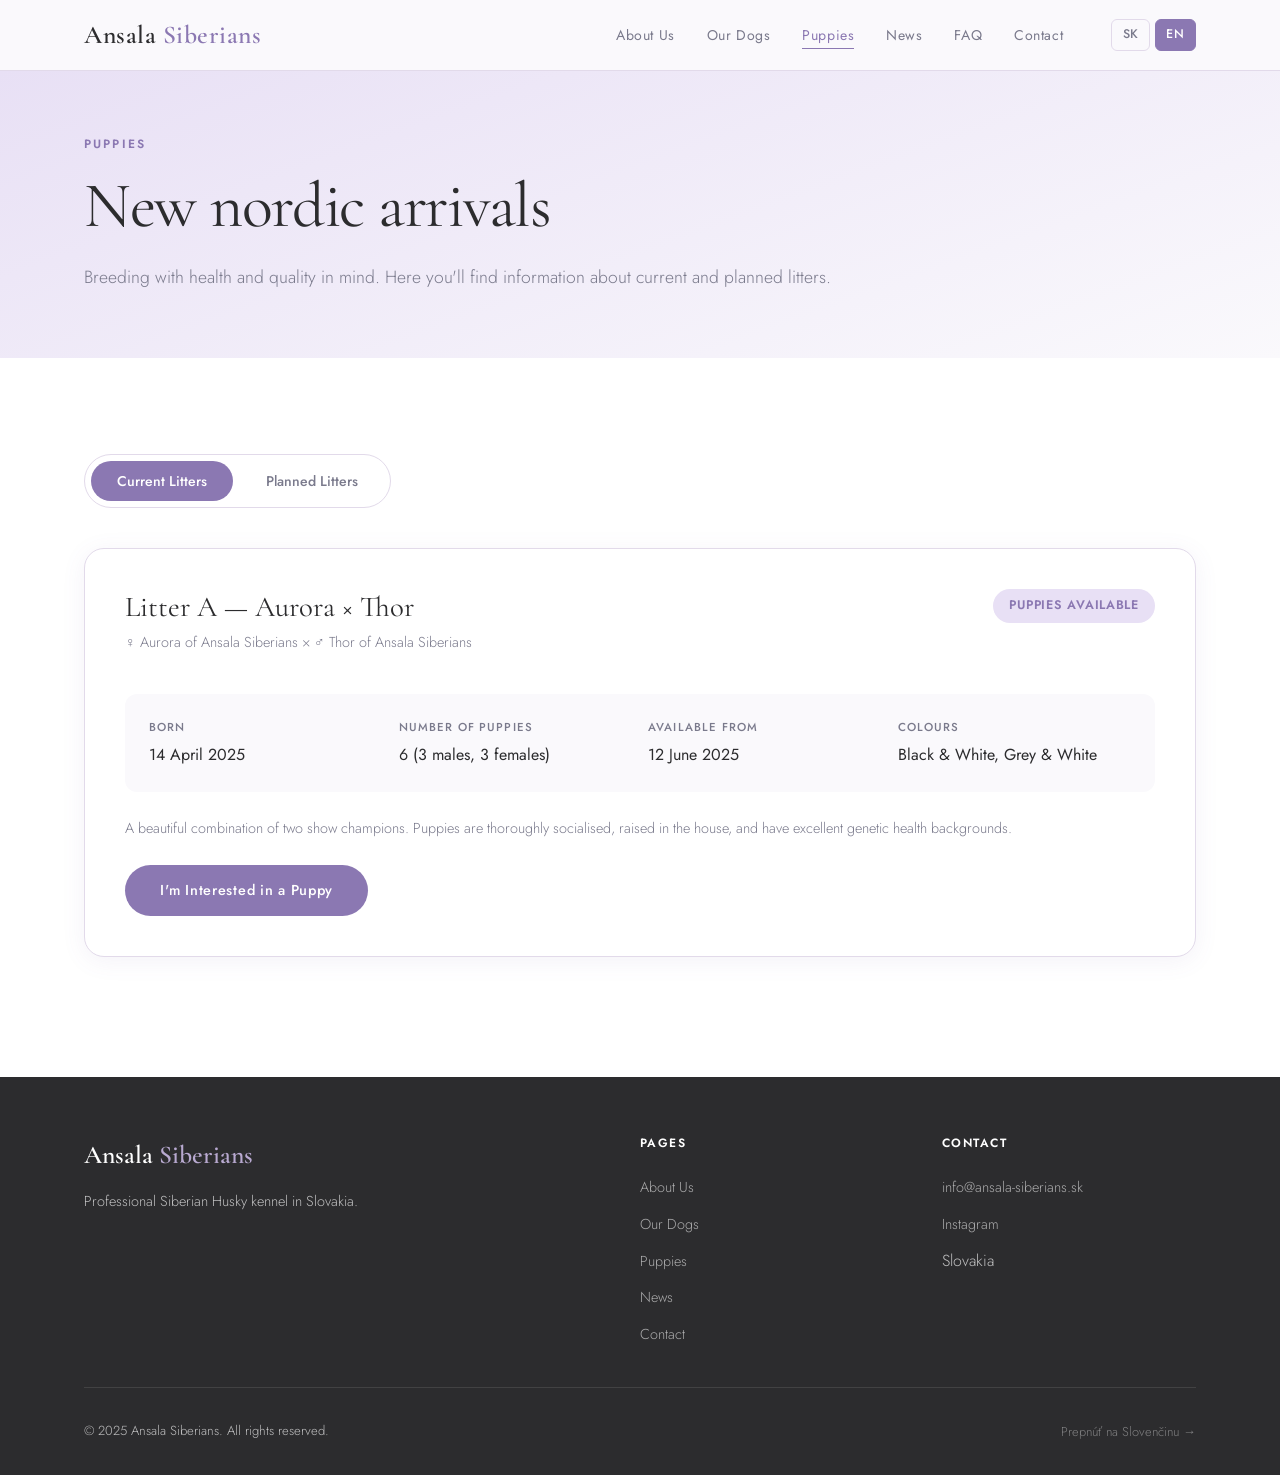
<file: en/steniatka.html>
<!DOCTYPE html>
<html lang="en">
<head>
  <meta charset="UTF-8" />
  <meta name="viewport" content="width=device-width, initial-scale=1.0" />
  <title>Puppies — Ansala Siberians</title>
  <link rel="preconnect" href="https://fonts.googleapis.com" />
  <link rel="preconnect" href="https://fonts.gstatic.com" crossorigin />
  <link rel="stylesheet" href="../css/style.css" />
</head>
<body>
<nav class="navbar">
  <div class="container">
    <div class="navbar__inner">
      <a href="index.html" class="navbar__logo">Ansala <span>Siberians</span></a>
      <button class="navbar__hamburger" id="hamburger" aria-label="Menu">
        <span></span><span></span><span></span>
      </button>
      <ul class="navbar__menu" id="navMenu">
        <li><a href="o-nas.html"     class="navbar__link">About Us</a></li>
        <li><a href="nase-psy.html"  class="navbar__link">Our Dogs</a></li>
        <li><a href="steniatka.html" class="navbar__link navbar__link--active">Puppies</a></li>
        <li><a href="novinky.html"   class="navbar__link">News</a></li>
        <li><a href="index.html#faq"     class="navbar__link">FAQ</a></li>
        <li><a href="index.html#contact" class="navbar__link">Contact</a></li>
        <li class="lang-switcher">
          <a href="../steniatka.html" class="lang-btn">SK</a>
          <span class="lang-btn active">EN</span>
        </li>
      </ul>
    </div>
  </div>
</nav>

<section class="page-hero">
  <div class="container">
    <span class="section-label">Puppies</span>
    <h1>New nordic arrivals</h1>
    <p class="lead">Breeding with health and quality in mind. Here you'll find information about current and planned litters.</p>
  </div>
</section>

<section class="section section--light">
  <div class="container">

    <div class="litter-tabs">
      <button class="litter-tab active" onclick="switchTab('current', this)">Current Litters</button>
      <button class="litter-tab" onclick="switchTab('planned', this)">Planned Litters</button>
    </div>

    <div class="litter-panel active" id="tab-current">
      <div class="litter-card">
        <div class="litter-card__header">
          <div>
            <h3>Litter A — Aurora × Thor</h3>
            <p class="litter-card__parents">♀ Aurora of Ansala Siberians × ♂ Thor of Ansala Siberians</p>
          </div>
          <span class="litter-card__status status--available">Puppies Available</span>
        </div>
        <div class="litter-card__info">
          <div class="litter-info-item">
            <div class="litter-info-item__label">Born</div>
            <div class="litter-info-item__value">14 April 2025</div>
          </div>
          <div class="litter-info-item">
            <div class="litter-info-item__label">Number of Puppies</div>
            <div class="litter-info-item__value">6 (3 males, 3 females)</div>
          </div>
          <div class="litter-info-item">
            <div class="litter-info-item__label">Available From</div>
            <div class="litter-info-item__value">12 June 2025</div>
          </div>
          <div class="litter-info-item">
            <div class="litter-info-item__label">Colours</div>
            <div class="litter-info-item__value">Black & White, Grey & White</div>
          </div>
        </div>
        <p style="font-size:0.9rem;color:var(--color-text-muted);margin-bottom:1.5rem;">
          A beautiful combination of two show champions. Puppies are thoroughly socialised,
          raised in the house, and have excellent genetic health backgrounds.
        </p>
        <a href="index.html#contact" class="btn btn--primary">I'm Interested in a Puppy</a>
      </div>
    </div>

    <div class="litter-panel" id="tab-planned">
      <div class="litter-card">
        <div class="litter-card__header">
          <div>
            <h3>Planned Litter — Autumn 2025</h3>
            <p class="litter-card__parents">♀ Aurora of Ansala Siberians × ♂ ICh Blizzard's Arctic Storm</p>
          </div>
          <span class="litter-card__status status--planned">Planned</span>
        </div>
        <div class="litter-card__info">
          <div class="litter-info-item">
            <div class="litter-info-item__label">Expected</div>
            <div class="litter-info-item__value">October 2025</div>
          </div>
          <div class="litter-info-item">
            <div class="litter-info-item__label">Health Tests</div>
            <div class="litter-info-item__value">Complete (both parents)</div>
          </div>
          <div class="litter-info-item">
            <div class="litter-info-item__label">Reservations</div>
            <div class="litter-info-item__value">Open</div>
          </div>
        </div>
        <p style="font-size:0.9rem;color:var(--color-text-muted);margin-bottom:1.5rem;">
          A highly anticipated pairing. Please contact us if you'd like to secure a reservation.
        </p>
        <a href="index.html#contact" class="btn btn--outline">Enquire About a Reservation</a>
      </div>
    </div>

  </div>
</section>

<footer class="footer">
  <div class="container">
    <div class="footer__inner">
      <div>
        <div class="footer__logo">Ansala <span>Siberians</span></div>
        <p class="footer__desc">Professional Siberian Husky kennel in Slovakia.</p>
      </div>
      <div>
        <div class="footer__col-title">Pages</div>
        <ul class="footer__links">
          <li><a href="o-nas.html">About Us</a></li>
          <li><a href="nase-psy.html">Our Dogs</a></li>
          <li><a href="steniatka.html">Puppies</a></li>
          <li><a href="novinky.html">News</a></li>
          <li><a href="index.html#contact">Contact</a></li>
        </ul>
      </div>
      <div>
        <div class="footer__col-title">Contact</div>
        <ul class="footer__links">
          <li><a href="mailto:info@ansala-siberians.sk">info@ansala-siberians.sk</a></li>
          <li><a href="https://instagram.com/ansala.siberians" target="_blank">Instagram</a></li>
          <li>Slovakia</li>
        </ul>
      </div>
    </div>
    <div class="footer__bottom">
      <span>© 2025 Ansala Siberians. All rights reserved.</span>
      <a href="../steniatka.html" style="color:rgba(255,255,255,0.4);font-size:0.8rem;">Prepnúť na Slovenčinu →</a>
    </div>
  </div>
</footer>
<script>
  const hamburger = document.getElementById('hamburger');
  const navMenu = document.getElementById('navMenu');
  hamburger.addEventListener('click', () => navMenu.classList.toggle('open'));
  document.querySelectorAll('.navbar__link').forEach(l => l.addEventListener('click', () => navMenu.classList.remove('open')));
  function switchTab(panelId, btn) {
    document.querySelectorAll('.litter-panel').forEach(p => p.classList.remove('active'));
    document.querySelectorAll('.litter-tab').forEach(t => t.classList.remove('active'));
    document.getElementById('tab-' + panelId).classList.add('active');
    btn.classList.add('active');
  }
</script>
</body>
</html>
</file>
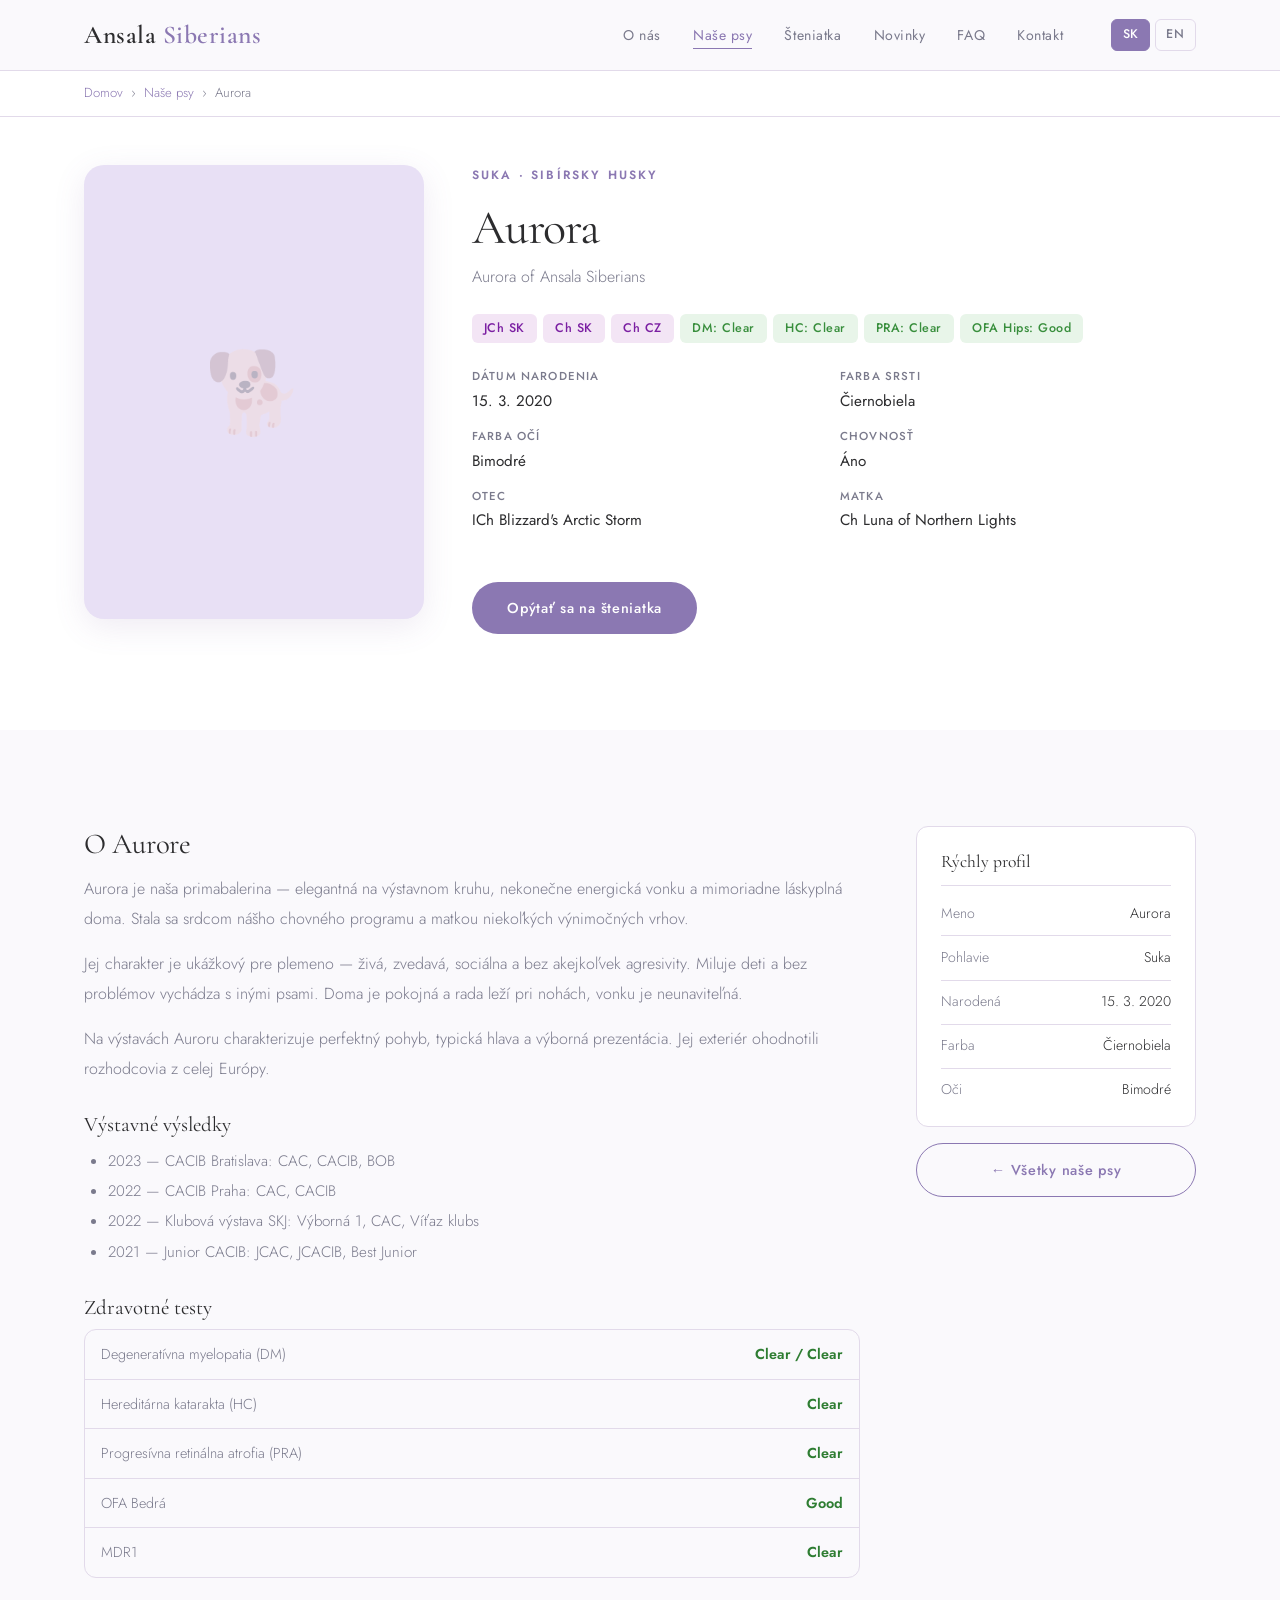
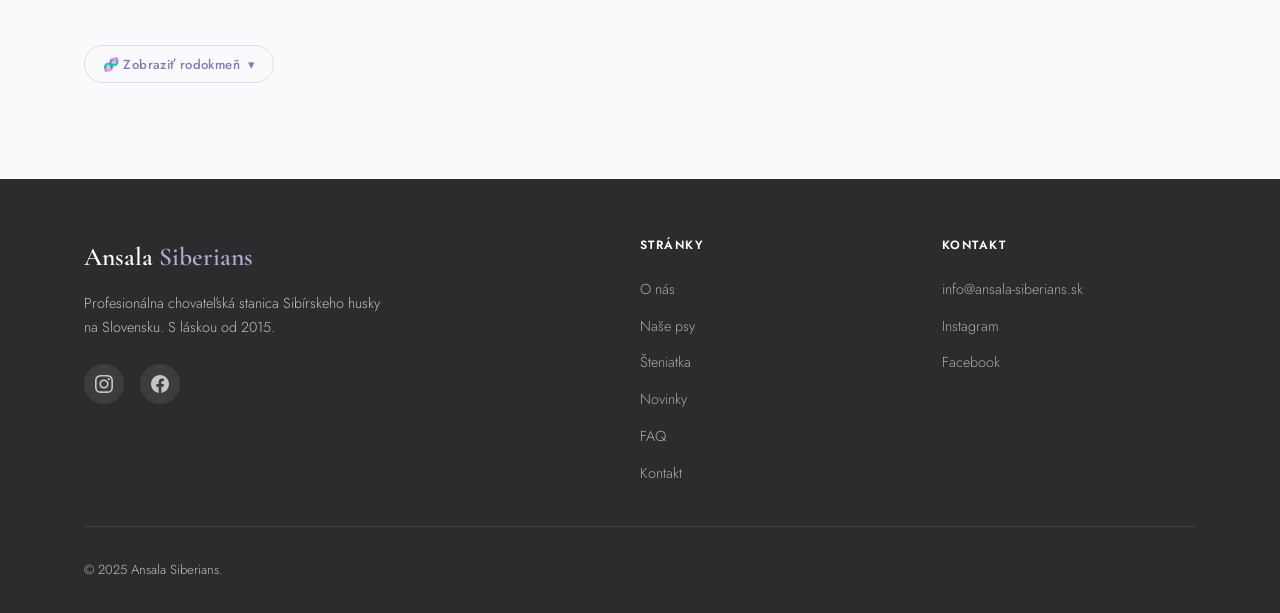
<file: psy/aurora.html>
<!DOCTYPE html>
<html lang="sk">
<head>
  <meta charset="UTF-8" />
  <meta name="viewport" content="width=device-width, initial-scale=1.0" />
  <title>Aurora — Ansala Siberians</title>
  <meta name="description" content="Aurora of Ansala Siberians — Ch SK, Ch CZ. Kompletné zdravotné testy, rodokmeň a profil." />
  <link rel="preconnect" href="https://fonts.googleapis.com" />
  <link rel="preconnect" href="https://fonts.gstatic.com" crossorigin />
  <link rel="stylesheet" href="../css/style.css" />
</head>
<body>

<nav class="navbar">
  <div class="container">
    <div class="navbar__inner">
      <a href="../index.html" class="navbar__logo">Ansala <span>Siberians</span></a>
      <button class="navbar__hamburger" id="hamburger" aria-label="Menu">
        <span></span><span></span><span></span>
      </button>
      <ul class="navbar__menu" id="navMenu">
        <li><a href="../o-nas.html"     class="navbar__link">O nás</a></li>
        <li><a href="../nase-psy.html"  class="navbar__link navbar__link--active">Naše psy</a></li>
        <li><a href="../steniatka.html" class="navbar__link">Šteniatka</a></li>
        <li><a href="../novinky.html"   class="navbar__link">Novinky</a></li>
        <li><a href="../index.html#faq" class="navbar__link">FAQ</a></li>
        <li><a href="../index.html#kontakt" class="navbar__link">Kontakt</a></li>
        <li class="lang-switcher">
          <span class="lang-btn active">SK</span>
          <a href="../en/psy/aurora.html" class="lang-btn">EN</a>
        </li>
      </ul>
    </div>
  </div>
</nav>

<!-- Breadcrumb -->
<div class="breadcrumb">
  <div class="container">
    <a href="../index.html">Domov</a>
    <span>›</span>
    <a href="../nase-psy.html">Naše psy</a>
    <span>›</span>
    <span>Aurora</span>
  </div>
</div>


<!-- ================================================================
     PROFIL PSA — hlavička
================================================================ -->
<section class="section section--light" style="padding-top:3rem;">
  <div class="container">

    <div class="dog-detail-header">

      <!-- Fotografia -->
      <div class="dog-detail-photo">
        <!-- <img src="../images/aurora.jpg" alt="Aurora of Ansala Siberians" /> -->
        <div class="dog-detail-photo-placeholder">🐕</div>
      </div>

      <!-- Základné info -->
      <div class="dog-detail-info">
        <span class="section-label">Suka · Sibírsky husky</span>
        <h1 style="font-size:clamp(2rem,4vw,3rem);margin-bottom:0.3rem;">Aurora</h1>
        <p style="font-size:1rem;color:var(--color-text-muted);margin-bottom:1.5rem;">
          Aurora of Ansala Siberians
        </p>

        <!-- Tituly -->
        <div class="dog-profile__titles" style="margin-bottom:1.5rem;">
          <span class="tag tag--title">JCh SK</span>
          <span class="tag tag--title">Ch SK</span>
          <span class="tag tag--title">Ch CZ</span>
          <span class="tag tag--health">DM: Clear</span>
          <span class="tag tag--health">HC: Clear</span>
          <span class="tag tag--health">PRA: Clear</span>
          <span class="tag tag--health">OFA Hips: Good</span>
        </div>

        <!-- Detaily -->
        <div class="dog-profile__details">
          <div class="detail-row">
            <span class="detail-row__label">Dátum narodenia</span>
            <span class="detail-row__value">15. 3. 2020</span>
          </div>
          <div class="detail-row">
            <span class="detail-row__label">Farba srsti</span>
            <span class="detail-row__value">Čiernobiela</span>
          </div>
          <div class="detail-row">
            <span class="detail-row__label">Farba očí</span>
            <span class="detail-row__value">Bimodré</span>
          </div>
          <div class="detail-row">
            <span class="detail-row__label">Chovnosť</span>
            <span class="detail-row__value">Áno</span>
          </div>
          <div class="detail-row">
            <span class="detail-row__label">Otec</span>
            <span class="detail-row__value">ICh Blizzard's Arctic Storm</span>
          </div>
          <div class="detail-row">
            <span class="detail-row__label">Matka</span>
            <span class="detail-row__value">Ch Luna of Northern Lights</span>
          </div>
        </div>

        <a href="../index.html#kontakt" class="btn btn--primary" style="margin-top:1.5rem;">
          Opýtať sa na šteniatka
        </a>
      </div>

    </div>
  </div>
</section>


<!-- ================================================================
     POPIS — dlhý text
================================================================ -->
<section class="section">
  <div class="container">
    <div class="prose-layout">

      <div class="prose-content">
        <h2>O Aurore</h2>

        <!-- UPRAV TENTO TEXT -->
        <p>
          Aurora je naša primabalerina — elegantná na výstavnom kruhu, nekonečne 
          energická vonku a mimoriadne láskyplná doma. Stala sa srdcom nášho 
          chovného programu a matkou niekoľkých výnimočných vrhov.
        </p>
        <p>
          Jej charakter je ukážkový pre plemeno — živá, zvedavá, sociálna a bez 
          akejkoľvek agresivity. Miluje deti a bez problémov vychádza s inými psami. 
          Doma je pokojná a rada leží pri nohách, vonku je neunaviteľná.
        </p>
        <p>
          Na výstavách Auroru charakterizuje perfektný pohyb, typická hlava a výborná 
          prezentácia. Jej exteriér ohodnotili rozhodcovia z celej Európy.
        </p>

        <!-- Výstavné výsledky -->
        <h3>Výstavné výsledky</h3>
        <ul style="color:var(--color-text-muted);font-size:0.95rem;line-height:2;">
          <li>2023 — CACIB Bratislava: CAC, CACIB, BOB</li>
          <li>2022 — CACIB Praha: CAC, CACIB</li>
          <li>2022 — Klubová výstava SKJ: Výborná 1, CAC, Víťaz klubs</li>
          <li>2021 — Junior CACIB: JCAC, JCACIB, Best Junior</li>
          <!-- Pridávaj ďalšie výsledky sem -->
        </ul>

        <!-- Zdravotné testy -->
        <h3>Zdravotné testy</h3>
        <div class="health-table">
          <div class="health-row">
            <span class="health-row__test">Degeneratívna myelopatia (DM)</span>
            <span class="health-row__result health-row__result--clear">Clear / Clear</span>
          </div>
          <div class="health-row">
            <span class="health-row__test">Hereditárna katarakta (HC)</span>
            <span class="health-row__result health-row__result--clear">Clear</span>
          </div>
          <div class="health-row">
            <span class="health-row__test">Progresívna retinálna atrofia (PRA)</span>
            <span class="health-row__result health-row__result--clear">Clear</span>
          </div>
          <div class="health-row">
            <span class="health-row__test">OFA Bedrá</span>
            <span class="health-row__result health-row__result--clear">Good</span>
          </div>
          <div class="health-row">
            <span class="health-row__test">MDR1</span>
            <span class="health-row__result health-row__result--clear">Clear</span>
          </div>
        </div>

      </div>

      <!-- Sidebar -->
      <aside class="prose-sidebar">
        <div class="sidebar-card">
          <h4>Rýchly profil</h4>
          <ul class="facts-list">
            <li><span class="facts-list__label">Meno</span><span>Aurora</span></li>
            <li><span class="facts-list__label">Pohlavie</span><span>Suka</span></li>
            <li><span class="facts-list__label">Narodená</span><span>15. 3. 2020</span></li>
            <li><span class="facts-list__label">Farba</span><span>Čiernobiela</span></li>
            <li><span class="facts-list__label">Oči</span><span>Bimodré</span></li>
          </ul>
        </div>
        <div style="margin-top:1rem;">
          <a href="../nase-psy.html" class="btn btn--outline" style="width:100%;text-align:center;">
            ← Všetky naše psy
          </a>
        </div>
      </aside>

    </div>

    <!-- ===== RODOKMEŇ ===== -->
    <div style="margin-top:3rem;">
      <button class="pedigree-toggle" onclick="togglePedigree(this)">
        🧬 Zobraziť rodokmeň
        <span class="pedigree-toggle__arrow">▾</span>
      </button>

      <div class="pedigree-panel">
        <div class="pedigree-tree">

          <div class="pedigree-col">
            <div class="pedigree-node pedigree-node--self">
              <span class="pedigree-node__label">Pes</span>
              <strong>Aurora</strong>
              <span class="pedigree-node__kennel">of Ansala Siberians</span>
            </div>
          </div>

          <div class="pedigree-connector"></div>

          <div class="pedigree-col">
            <div class="pedigree-node pedigree-node--sire">
              <span class="pedigree-node__label">Otec</span>
              <strong>ICh Blizzard's Arctic Storm</strong>
            </div>
            <div class="pedigree-node pedigree-node--dam">
              <span class="pedigree-node__label">Matka</span>
              <strong>Ch Luna of Northern Lights</strong>
            </div>
          </div>

          <div class="pedigree-connector"></div>

          <div class="pedigree-col">
            <div class="pedigree-node pedigree-node--grandparent">
              <span class="pedigree-node__label">Otec otca</span>
              <strong>Ch Arctic Wind's Thunder</strong>
            </div>
            <div class="pedigree-node pedigree-node--grandparent">
              <span class="pedigree-node__label">Matka otca</span>
              <strong>Ch Snowfall's Silver Mist</strong>
            </div>
            <div class="pedigree-node pedigree-node--grandparent">
              <span class="pedigree-node__label">Otec matky</span>
              <strong>ICh Northern Star's Kodiak</strong>
            </div>
            <div class="pedigree-node pedigree-node--grandparent">
              <span class="pedigree-node__label">Matka matky</span>
              <strong>Ch Crystal Lake's Aurora</strong>
            </div>
          </div>

        </div>
      </div>
    </div>
    <!-- ===== KONIEC RODOKMEŇA ===== -->

  </div>
</section>


<!-- Footer -->
<footer class="footer">
  <div class="container">
    <div class="footer__inner">
      <div>
        <div class="footer__logo">Ansala <span>Siberians</span></div>
        <p class="footer__desc">Profesionálna chovateľská stanica Sibírskeho husky na Slovensku. S láskou od 2015.</p>
        <div class="footer-social">
          <a href="https://instagram.com/ansala.siberians" target="_blank" class="footer-social__link" aria-label="Instagram">
            <svg viewBox="0 0 24 24"><path d="M12 2.163c3.204 0 3.584.012 4.85.07 3.252.148 4.771 1.691 4.919 4.919.058 1.265.069 1.645.069 4.849 0 3.205-.012 3.584-.069 4.849-.149 3.225-1.664 4.771-4.919 4.919-1.266.058-1.644.07-4.85.07-3.204 0-3.584-.012-4.849-.07-3.26-.149-4.771-1.699-4.919-4.92-.058-1.265-.07-1.644-.07-4.849 0-3.204.013-3.583.07-4.849.149-3.227 1.664-4.771 4.919-4.919 1.266-.057 1.645-.069 4.849-.069zm0-2.163c-3.259 0-3.667.014-4.947.072-4.358.2-6.78 2.618-6.98 6.98-.059 1.281-.073 1.689-.073 4.948 0 3.259.014 3.668.072 4.948.2 4.358 2.618 6.78 6.98 6.98 1.281.058 1.689.072 4.948.072 3.259 0 3.668-.014 4.948-.072 4.354-.2 6.782-2.618 6.979-6.98.059-1.28.073-1.689.073-4.948 0-3.259-.014-3.667-.072-4.947-.196-4.354-2.617-6.78-6.979-6.98-1.281-.059-1.69-.073-4.949-.073zm0 5.838c-3.403 0-6.162 2.759-6.162 6.162s2.759 6.163 6.162 6.163 6.162-2.759 6.162-6.163c0-3.403-2.759-6.162-6.162-6.162zm0 10.162c-2.209 0-4-1.79-4-4 0-2.209 1.791-4 4-4s4 1.791 4 4c0 2.21-1.791 4-4 4zm6.406-11.845c-.796 0-1.441.645-1.441 1.44s.645 1.44 1.441 1.44c.795 0 1.439-.645 1.439-1.44s-.644-1.44-1.439-1.44z"/></svg>
          </a>
          <a href="https://facebook.com/ansala.siberians" target="_blank" class="footer-social__link" aria-label="Facebook">
            <svg viewBox="0 0 24 24"><path d="M24 12.073c0-6.627-5.373-12-12-12s-12 5.373-12 12c0 5.99 4.388 10.954 10.125 11.854v-8.385H7.078v-3.47h3.047V9.43c0-3.007 1.792-4.669 4.533-4.669 1.312 0 2.686.235 2.686.235v2.953H15.83c-1.491 0-1.956.925-1.956 1.874v2.25h3.328l-.532 3.47h-2.796v8.385C19.612 23.027 24 18.062 24 12.073z"/></svg>
          </a>
        </div>
      </div>
      <div>
        <div class="footer__col-title">Stránky</div>
        <ul class="footer__links">
          <li><a href="../o-nas.html">O nás</a></li>
          <li><a href="../nase-psy.html">Naše psy</a></li>
          <li><a href="../steniatka.html">Šteniatka</a></li>
          <li><a href="../novinky.html">Novinky</a></li>
          <li><a href="../index.html#faq">FAQ</a></li>
          <li><a href="../index.html#kontakt">Kontakt</a></li>
        </ul>
      </div>
      <div>
        <div class="footer__col-title">Kontakt</div>
        <ul class="footer__links">
          <li><a href="mailto:info@ansala-siberians.sk">info@ansala-siberians.sk</a></li>
          <li><a href="https://instagram.com/ansala.siberians" target="_blank">Instagram</a></li>
          <li><a href="https://facebook.com/ansala.siberians" target="_blank">Facebook</a></li>
        </ul>
      </div>
    </div>
    <div class="footer__bottom">
      <span>© 2025 Ansala Siberians.</span>
    </div>
  </div>
</footer>

<script>
  const hamburger = document.getElementById('hamburger');
  const navMenu   = document.getElementById('navMenu');
  hamburger.addEventListener('click', () => navMenu.classList.toggle('open'));

  function togglePedigree(btn) {
    const panel = btn.nextElementSibling;
    const isOpen = panel.classList.contains('open');
    panel.classList.toggle('open', !isOpen);
    btn.classList.toggle('open', !isOpen);
    btn.firstChild.textContent = isOpen ? '🧬 Zobraziť rodokmeň' : '🧬 Skryť rodokmeň';
  }
</script>
</body>
</html>
</file>
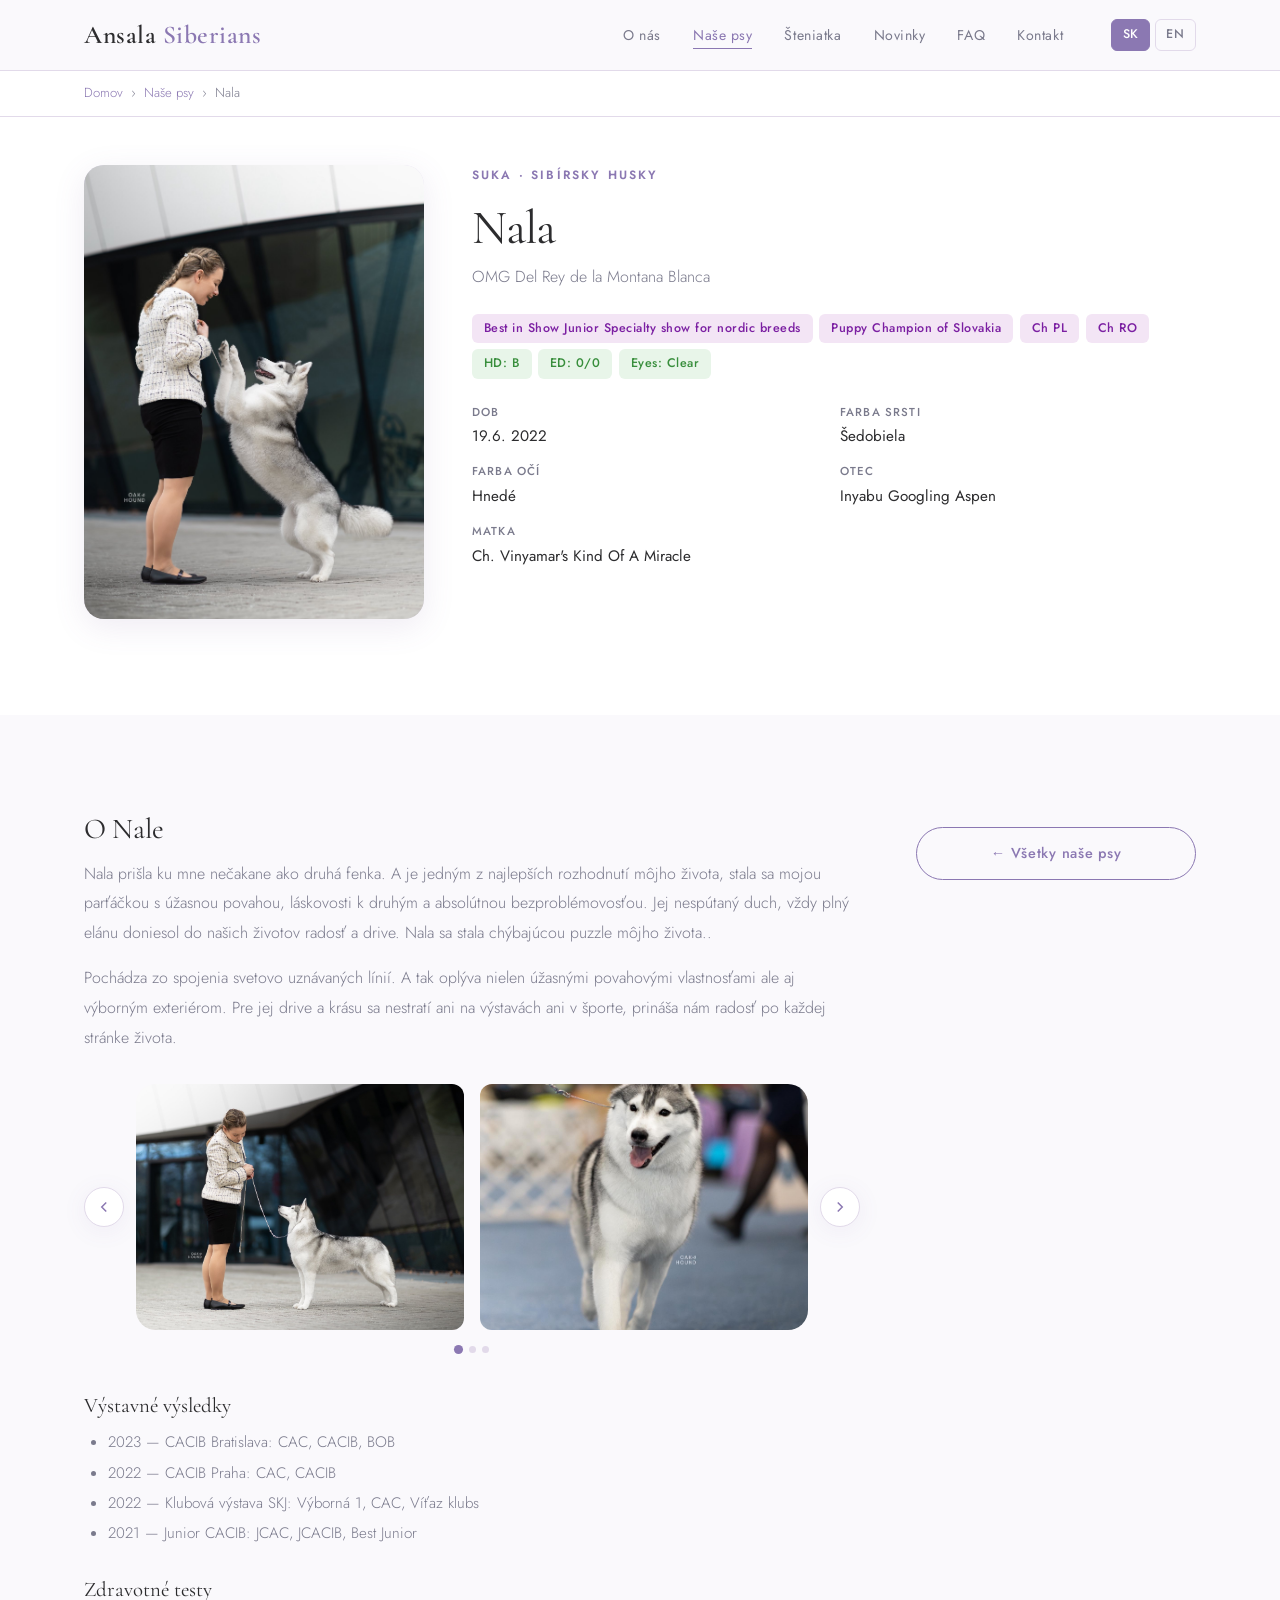
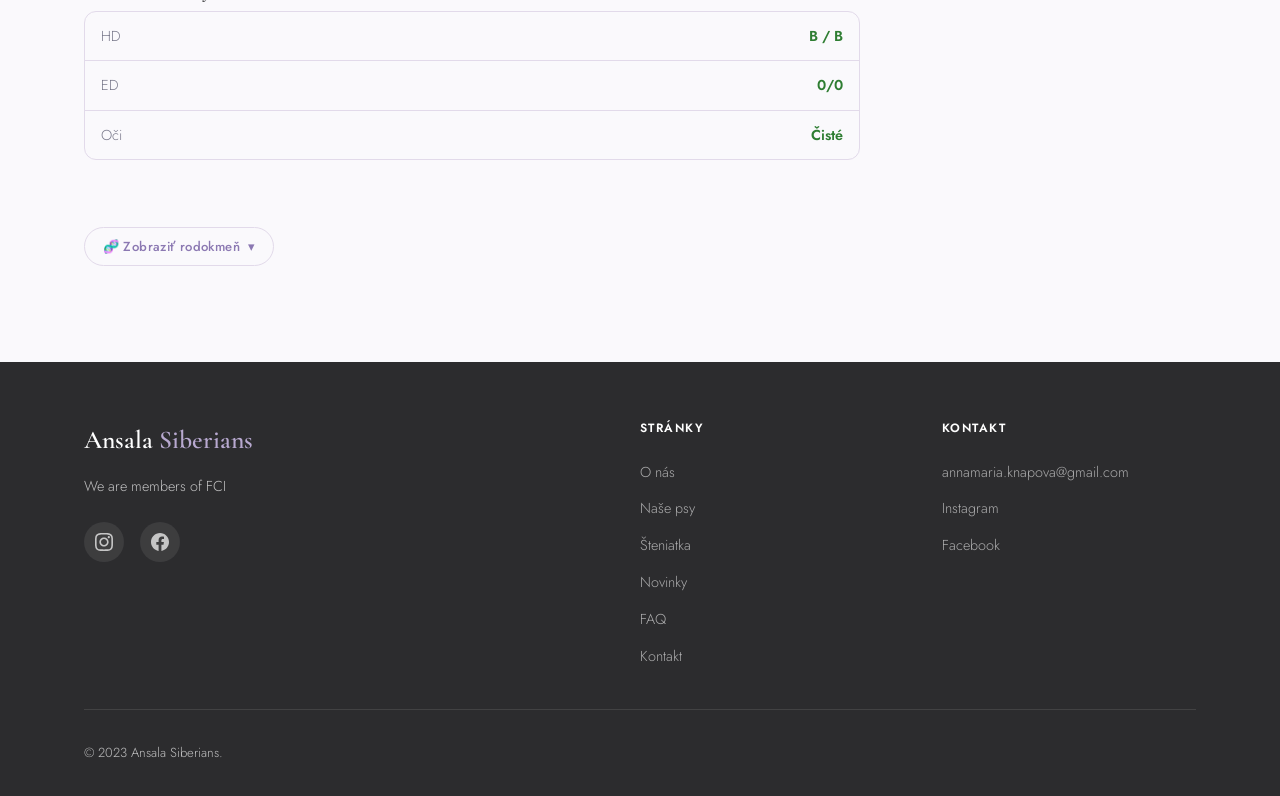
<file: psy/nala.html>
<!DOCTYPE html>
<html lang="sk">
<head>
  <meta charset="UTF-8" />
  <meta name="viewport" content="width=device-width, initial-scale=1.0" />
  <title>OMG Del Rey de la Montana Blanca — Ansala Siberians</title>
  <meta name="description" content="Ch. OMG Del Rey de la Montana Blanca" />
  <link rel="preconnect" href="https://fonts.googleapis.com" />
  <link rel="preconnect" href="https://fonts.gstatic.com" crossorigin />
  <link rel="stylesheet" href="../css/style.css" />
</head>
<body>

<nav class="navbar">
  <div class="container">
    <div class="navbar__inner">
      <a href="../index.html" class="navbar__logo">Ansala <span>Siberians</span></a>
      <button class="navbar__hamburger" id="hamburger" aria-label="Menu">
        <span></span><span></span><span></span>
      </button>
      <ul class="navbar__menu" id="navMenu">
        <li><a href="../o-nas.html"     class="navbar__link">O nás</a></li>
        <li><a href="../nase-psy.html"  class="navbar__link navbar__link--active">Naše psy</a></li>
        <li><a href="../steniatka.html" class="navbar__link">Šteniatka</a></li>
        <li><a href="../novinky.html"   class="navbar__link">Novinky</a></li>
        <li><a href="../index.html#faq" class="navbar__link">FAQ</a></li>
        <li><a href="../index.html#kontakt" class="navbar__link">Kontakt</a></li>
        <li class="lang-switcher">
          <span class="lang-btn active">SK</span>
          <a href="../en/psy/aurora.html" class="lang-btn">EN</a>
        </li>
      </ul>
    </div>
  </div>
</nav>

<!-- Breadcrumb -->
<div class="breadcrumb">
  <div class="container">
    <a href="../index.html">Domov</a>
    <span>›</span>
    <a href="../nase-psy.html">Naše psy</a>
    <span>›</span>
    <span>Nala</span>
  </div>
</div>


<!-- ================================================================
     PROFIL PSA — hlavička
================================================================ -->
<section class="section section--light" style="padding-top:3rem;">
  <div class="container">

    <div class="dog-detail-header">

      <!-- Fotografia -->
      <div class="dog-detail-photo">
       <img src="../images/playfulNala.jpg" alt="BISS Ch. OMG Del Rey de la Montana Blanca" />
        <div class="dog-detail-photo-placeholder">🐕</div>
      </div>

      <!-- Základné info -->
      <div class="dog-detail-info">
        <span class="section-label">Suka · Sibírsky husky</span>
        <h1 style="font-size:clamp(2rem,4vw,3rem);margin-bottom:0.3rem;">Nala</h1>
        <p style="font-size:1rem;color:var(--color-text-muted);margin-bottom:1.5rem;">
          OMG Del Rey de la Montana Blanca
        </p>

        <!-- Tituly -->
        <div class="dog-profile__titles" style="margin-bottom:1.5rem;">
          <span class="tag tag--title">Best in Show Junior Specialty show for nordic breeds</span>
          <span class="tag tag--title">Puppy Champion of Slovakia</span>
          <span class="tag tag--title">Ch PL</span>
          <span class="tag tag--title">Ch RO</span>
          <span class="tag tag--health">HD: B</span>
          <span class="tag tag--health">ED: 0/0</span>
          <span class="tag tag--health">Eyes: Clear</span>
        </div>

        <!-- Detaily -->
        <div class="dog-profile__details">
          <div class="detail-row">
            <span class="detail-row__label">DOB</span>
            <span class="detail-row__value">19.6. 2022</span>
          </div>
          <div class="detail-row">
            <span class="detail-row__label">Farba srsti</span>
            <span class="detail-row__value">Šedobiela</span>
          </div>
          <div class="detail-row">
            <span class="detail-row__label">Farba očí</span>
            <span class="detail-row__value">Hnedé</span>
          </div>
          <div class="detail-row">
            <span class="detail-row__label">Otec</span>
            <span class="detail-row__value">Inyabu Googling Aspen</span>
          </div>
          <div class="detail-row">
            <span class="detail-row__label">Matka</span>
            <span class="detail-row__value">Ch. Vinyamar's Kind Of A Miracle</span>
          </div>
        </div>

       <!-- <a href="../index.html#kontakt" class="btn btn--primary" style="margin-top:1.5rem;">
          Opýtať sa na šteniatka
        </a> -->
      </div>

    </div>
  </div>
</section>


<!-- ================================================================
     POPIS — dlhý text
================================================================ -->
<section class="section">
  <div class="container">
    <div class="prose-layout">

      <div class="prose-content">
        <h2>O Nale</h2>

        <!-- UPRAV TENTO TEXT -->
        <p>
          Nala prišla ku mne nečakane ako druhá fenka. A je jedným z najlepších rozhodnutí môjho života, 
          stala sa mojou parťáčkou s úžasnou povahou, láskovosti k druhým a absolútnou bezproblémovosťou. 
          Jej nespútaný duch, vždy plný elánu doniesol do našich životov radosť a drive.
          Nala sa stala chýbajúcou puzzle môjho života..
        </p>
        <p>
          Pochádza zo spojenia svetovo uznávaných línií. A tak oplýva nielen úžasnými povahovými vlastnosťami
          ale aj výborným exteriérom. Pre jej drive a krásu sa nestratí ani na výstavách 
          ani v športe, prináša nám radosť po každej stránke života.
        </p>
<!-- GALÉRIA — vlož pred Výstavné výsledky -->
<div class="dog-gallery">

  <!-- Hlavný carousel -->
  <div class="dog-gallery__carousel">
    <button class="dog-gallery__arrow dog-gallery__arrow--prev" onclick="galleryPrev()" aria-label="Predchádzajúca">
      <svg viewBox="0 0 24 24" fill="none" stroke="currentColor" stroke-width="2"><path d="M15 18l-6-6 6-6"/></svg>
    </button>

    <div class="dog-gallery__track-wrap">
      <div class="dog-gallery__track" id="galleryTrack">

        <!-- FOTKY — pridávaj <div class="dog-gallery__slide"> bloky -->
        <div class="dog-gallery__slide">
          <img src="../images/nalika_litter.jpg" alt="Nala" />
        </div>
        <div class="dog-gallery__slide">
          <img src="../images/NalaRing.jpg" alt="Nala" />
        </div>
        <div class="dog-gallery__slide">
          <img src="../images/championNala.jpg" alt="Nala" />
        </div>
        <div class="dog-gallery__slide">
          <img src="../images/nalapuppy.jpeg" alt="Nala" />
        </div>
         <div class="dog-gallery__slide">
          <img src="../images/nalapuppy.jpeg" alt="Nala" />
        </div>
        <!-- Pridaj ďalšie slidy sem -->

      </div>
    </div>

    <button class="dog-gallery__arrow dog-gallery__arrow--next" onclick="galleryNext()" aria-label="Nasledujúca">
      <svg viewBox="0 0 24 24" fill="none" stroke="currentColor" stroke-width="2"><path d="M9 18l6-6-6-6"/></svg>
    </button>
  </div>

  <!-- Bodky navigácie -->
  <div class="dog-gallery__dots" id="galleryDots"></div>

</div>
        <!-- Výstavné výsledky -->
        <h3>Výstavné výsledky</h3>
        <ul style="color:var(--color-text-muted);font-size:0.95rem;line-height:2;">
          <li>2023 — CACIB Bratislava: CAC, CACIB, BOB</li>
          <li>2022 — CACIB Praha: CAC, CACIB</li>
          <li>2022 — Klubová výstava SKJ: Výborná 1, CAC, Víťaz klubs</li>
          <li>2021 — Junior CACIB: JCAC, JCACIB, Best Junior</li>
          <!-- Pridávaj ďalšie výsledky sem -->
        </ul>

        <!-- Zdravotné testy -->
        <h3>Zdravotné testy</h3>
        <div class="health-table">
          <div class="health-row">
            <span class="health-row__test">HD </span>
            <span class="health-row__result health-row__result--clear">B / B</span>
          </div>
          <div class="health-row">
            <span class="health-row__test">ED</span>
            <span class="health-row__result health-row__result--clear">0/0</span>
          </div>
          <div class="health-row">
            <span class="health-row__test">Oči</span>
            <span class="health-row__result health-row__result--clear">Čisté</span>
          </div>
        </div>

      </div>
        <div style="margin-top:1rem;">
          <a href="../nase-psy.html" class="btn btn--outline" style="width:100%;text-align:center;">
            ← Všetky naše psy
          </a>
        </div>
      </aside>

    </div>

    <!-- ===== RODOKMEŇ ===== -->
    <div style="margin-top:3rem;">
      <button class="pedigree-toggle" onclick="togglePedigree(this)">
        🧬 Zobraziť rodokmeň
        <span class="pedigree-toggle__arrow">▾</span>
      </button>

      <div class="pedigree-panel">
        <div class="pedigree-tree">

          <div class="pedigree-col">
            <div class="pedigree-node pedigree-node--self">
              <strong>JBISS Ch. OMG </strong>
              <span class="pedigree-node__kennel">Del Rey de la Montana Blanca</span>
            </div>
          </div>

          <div class="pedigree-connector"></div>

          <div class="pedigree-col">
            <div class="pedigree-node pedigree-node--sire">
              <strong>Inyabu Googling Aspen</strong>
            </div>
            <div class="pedigree-node pedigree-node--dam">
              <strong> Vinyamar's Kind Of A Miracle</strong>
            </div>
          </div>

          <div class="pedigree-connector"></div>

          <div class="pedigree-col">
            <div class="pedigree-node pedigree-node--grandparent">
              <strong>Northspring's Green Mountain</strong>
            </div>
            <div class="pedigree-node pedigree-node--grandparent">
              <strong>T-Lesark Ombrellia</strong>
            </div>
            <div class="pedigree-node pedigree-node--grandparent">
              <strong>Vinyamar's Independent Spirit</strong>
            </div>
            <div class="pedigree-node pedigree-node--grandparent">
              <strong>Icily's Blue Bell Star</strong>
            </div>
             <div class="pedigree-node pedigree-node--grandgrandparent">
              <strong>Indian Legend of Siberian Lady</strong>
            </div>
             <div class="pedigree-node pedigree-node--grandgrandparent">
              <strong>Creek Spring of Siberian Lady</strong>
            </div>
          </div>

        </div>
      </div>
    </div>
    <!-- ===== KONIEC RODOKMEŇA ===== -->

  </div>
</section>


<!-- Footer -->
<footer class="footer">
  <div class="container">
    <div class="footer__inner">
      <div>
        <div class="footer__logo">Ansala <span>Siberians</span></div>
        <p class="footer__desc">We are members of FCI</p>
        <div class="footer-social">
          <a href="https://instagram.com/ansalasiberians" target="_blank" class="footer-social__link" aria-label="Instagram">
            <svg viewBox="0 0 24 24"><path d="M12 2.163c3.204 0 3.584.012 4.85.07 3.252.148 4.771 1.691 4.919 4.919.058 1.265.069 1.645.069 4.849 0 3.205-.012 3.584-.069 4.849-.149 3.225-1.664 4.771-4.919 4.919-1.266.058-1.644.07-4.85.07-3.204 0-3.584-.012-4.849-.07-3.26-.149-4.771-1.699-4.919-4.92-.058-1.265-.07-1.644-.07-4.849 0-3.204.013-3.583.07-4.849.149-3.227 1.664-4.771 4.919-4.919 1.266-.057 1.645-.069 4.849-.069zm0-2.163c-3.259 0-3.667.014-4.947.072-4.358.2-6.78 2.618-6.98 6.98-.059 1.281-.073 1.689-.073 4.948 0 3.259.014 3.668.072 4.948.2 4.358 2.618 6.78 6.98 6.98 1.281.058 1.689.072 4.948.072 3.259 0 3.668-.014 4.948-.072 4.354-.2 6.782-2.618 6.979-6.98.059-1.28.073-1.689.073-4.948 0-3.259-.014-3.667-.072-4.947-.196-4.354-2.617-6.78-6.979-6.98-1.281-.059-1.69-.073-4.949-.073zm0 5.838c-3.403 0-6.162 2.759-6.162 6.162s2.759 6.163 6.162 6.163 6.162-2.759 6.162-6.163c0-3.403-2.759-6.162-6.162-6.162zm0 10.162c-2.209 0-4-1.79-4-4 0-2.209 1.791-4 4-4s4 1.791 4 4c0 2.21-1.791 4-4 4zm6.406-11.845c-.796 0-1.441.645-1.441 1.44s.645 1.44 1.441 1.44c.795 0 1.439-.645 1.439-1.44s-.644-1.44-1.439-1.44z"/></svg>
          </a>
          <a href="https://www.facebook.com/p/Ansala-Siberian-husky-kennel-61572793307890/" target="_blank" class="footer-social__link" aria-label="Facebook">
            <svg viewBox="0 0 24 24"><path d="M24 12.073c0-6.627-5.373-12-12-12s-12 5.373-12 12c0 5.99 4.388 10.954 10.125 11.854v-8.385H7.078v-3.47h3.047V9.43c0-3.007 1.792-4.669 4.533-4.669 1.312 0 2.686.235 2.686.235v2.953H15.83c-1.491 0-1.956.925-1.956 1.874v2.25h3.328l-.532 3.47h-2.796v8.385C19.612 23.027 24 18.062 24 12.073z"/></svg>
          </a>
        </div>
      </div>
      <div>
        <div class="footer__col-title">Stránky</div>
        <ul class="footer__links">
          <li><a href="../o-nas.html">O nás</a></li>
          <li><a href="../nase-psy.html">Naše psy</a></li>
          <li><a href="../steniatka.html">Šteniatka</a></li>
          <li><a href="../novinky.html">Novinky</a></li>
          <li><a href="../index.html#faq">FAQ</a></li>
          <li><a href="../index.html#kontakt">Kontakt</a></li>
        </ul>
      </div>
      <div>
        <div class="footer__col-title">Kontakt</div>
        <ul class="footer__links">
          <li><a href="mailto:annamaria.knapova@gmail.com">annamaria.knapova@gmail.com</a></li>
          <li><a href="https://instagram.com/ansalasiberians" target="_blank">Instagram</a></li>
          <li><a href="https://www.facebook.com/p/Ansala-Siberian-husky-kennel-61572793307890/" target="_blank">Facebook</a></li>
        </ul>
      </div>
    </div>
    <div class="footer__bottom">
      <span>© 2023 Ansala Siberians.</span>
    </div>
  </div>
</footer>

<script>
  const hamburger = document.getElementById('hamburger');
  const navMenu   = document.getElementById('navMenu');
  hamburger.addEventListener('click', () => navMenu.classList.toggle('open'));

  function togglePedigree(btn) {
    const panel = btn.nextElementSibling;
    const isOpen = panel.classList.contains('open');
    panel.classList.toggle('open', !isOpen);
    btn.classList.toggle('open', !isOpen);
    btn.firstChild.textContent = isOpen ? '🧬 Zobraziť rodokmeň' : '🧬 Skryť rodokmeň';
  }
// ── Galéria carousel ─────────────────────────────────────
(function() {
  const VISIBLE = window.innerWidth > 600 ? 2 : 1;
  const track = document.getElementById('galleryTrack');
  const dotsEl = document.getElementById('galleryDots');
  if (!track) return;

  const slides = track.querySelectorAll('.dog-gallery__slide');
  const total = slides.length;
  const steps = Math.ceil(total / VISIBLE);
  let current = 0;

  // Vytvor bodky
  for (let i = 0; i < steps; i++) {
    const dot = document.createElement('button');
    dot.className = 'dog-gallery__dot' + (i === 0 ? ' active' : '');
    dot.setAttribute('aria-label', 'Slide ' + (i+1));
    dot.onclick = () => goTo(i);
    dotsEl.appendChild(dot);
  }

  function goTo(idx) {
    current = (idx + steps) % steps;
    const slideW = slides[0].offsetWidth + 16; // šírka + gap
    track.style.transform = `translateX(-${current * VISIBLE * slideW}px)`;
    dotsEl.querySelectorAll('.dog-gallery__dot').forEach((d, i) =>
      d.classList.toggle('active', i === current)
    );
  }

  window.galleryNext = () => goTo(current + 1);
  window.galleryPrev = () => goTo(current - 1);

  // Swipe na mobile
  let startX = 0;
  track.addEventListener('touchstart', e => startX = e.touches[0].clientX, { passive: true });
  track.addEventListener('touchend', e => {
    const diff = startX - e.changedTouches[0].clientX;
    if (Math.abs(diff) > 50) diff > 0 ? galleryNext() : galleryPrev();
  });
})();
</script>
</body>
</html>
</file>
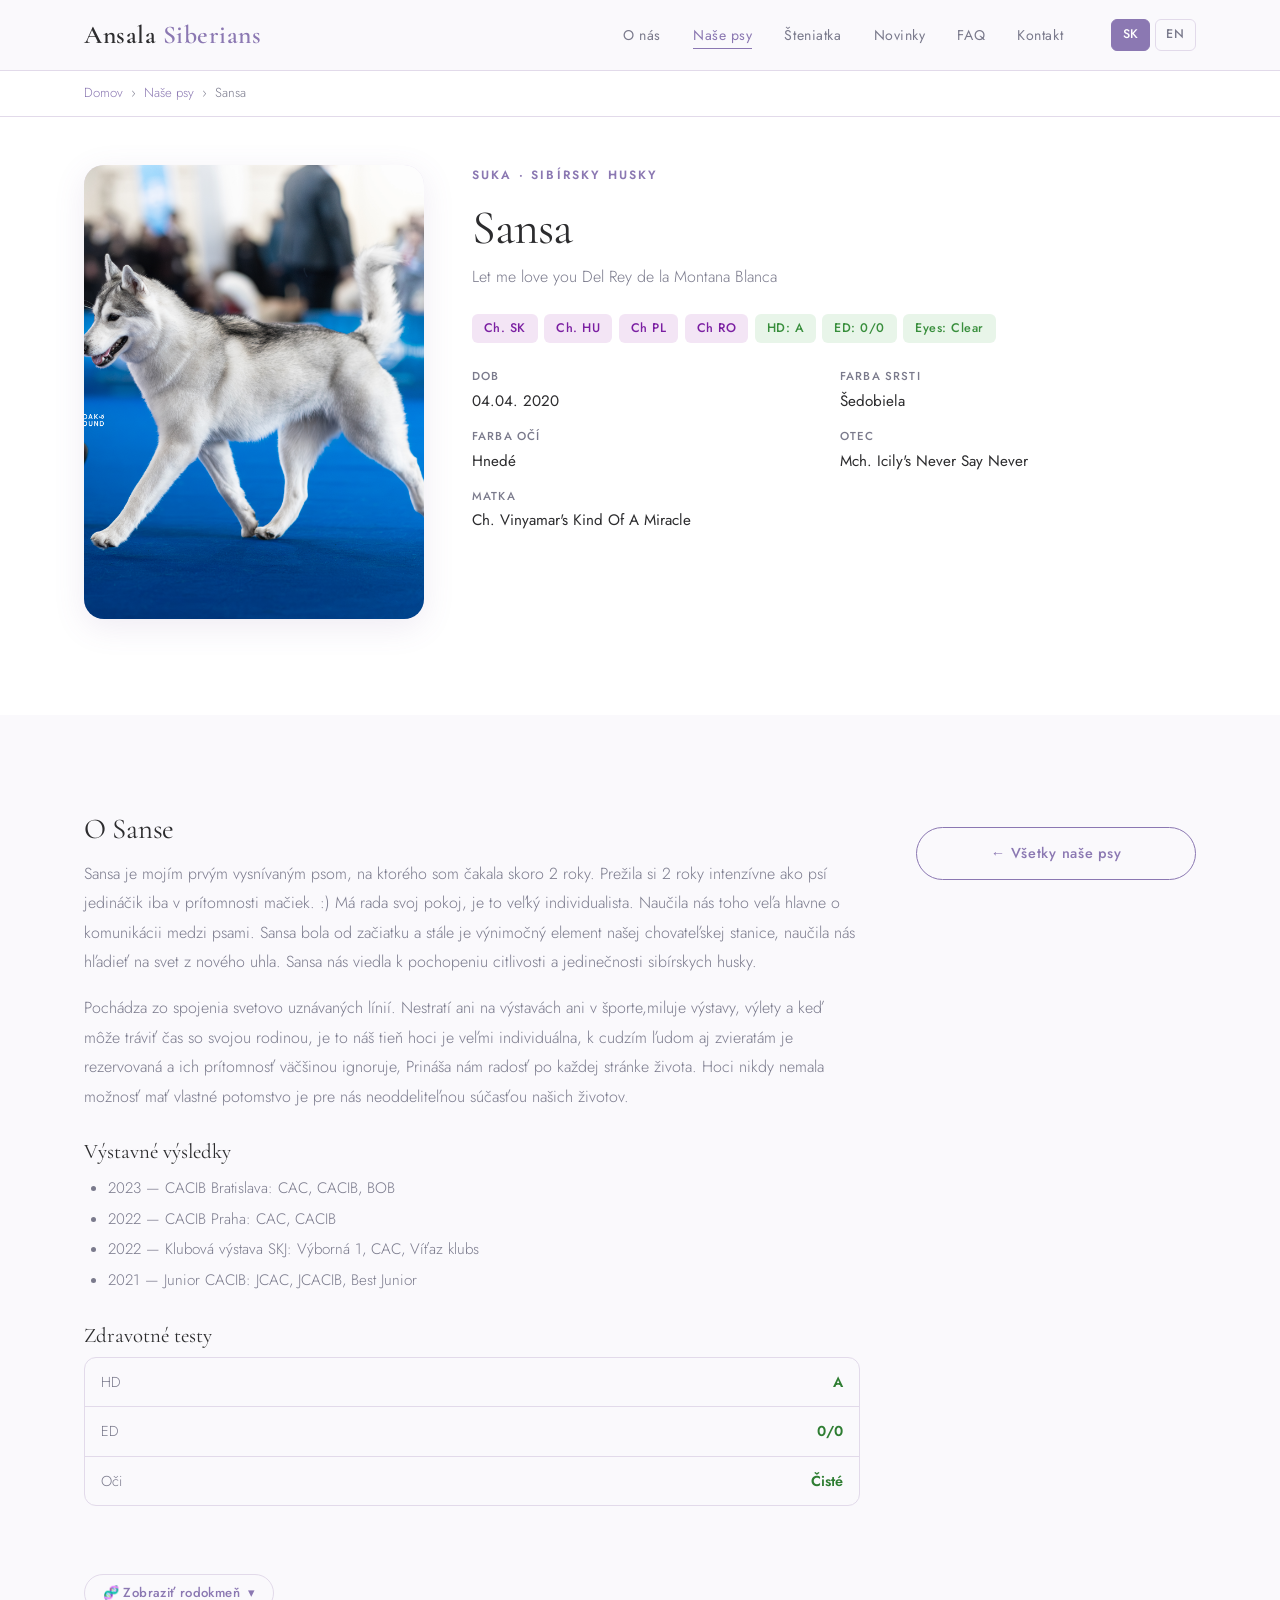
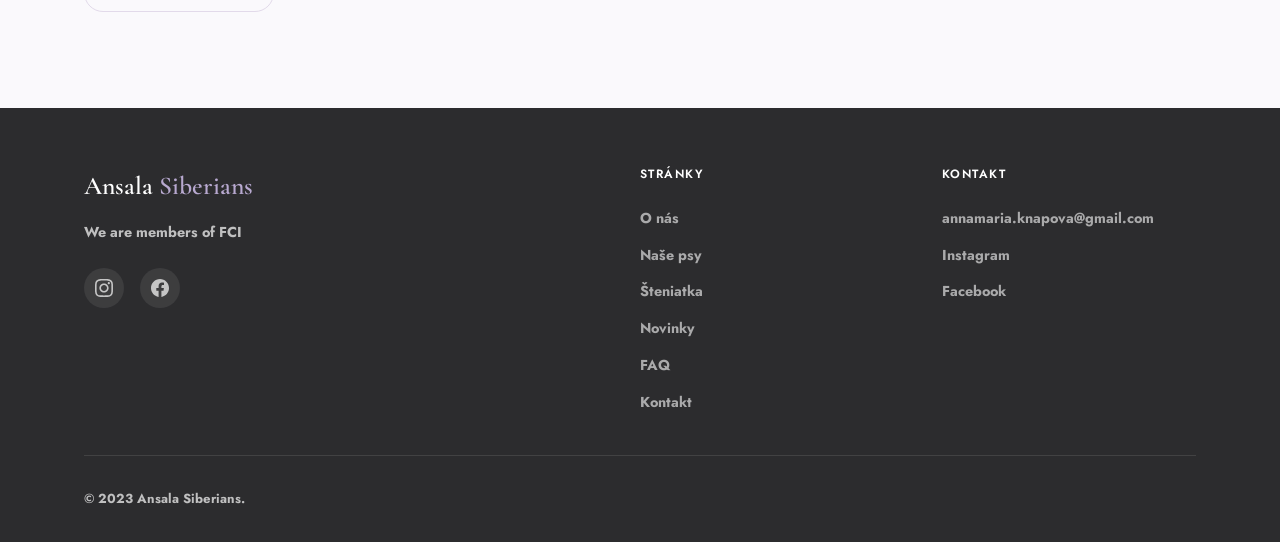
<file: psy/sansa.html>
<!DOCTYPE html>
<html lang="sk">
<head>
  <meta charset="UTF-8" />
  <meta name="viewport" content="width=device-width, initial-scale=1.0" />
  <title>Let me love you Del Rey de la Montana Blanca — Ansala Siberians</title>
  <meta name="description" content="Ch.Let me love you Del Rey de la Montana Blanca" />
  <link rel="preconnect" href="https://fonts.googleapis.com" />
  <link rel="preconnect" href="https://fonts.gstatic.com" crossorigin />
  <link rel="stylesheet" href="../css/style.css" />
</head>
<body>

<nav class="navbar">
  <div class="container">
    <div class="navbar__inner">
      <a href="../index.html" class="navbar__logo">Ansala <span>Siberians</span></a>
      <button class="navbar__hamburger" id="hamburger" aria-label="Menu">
        <span></span><span></span><span></span>
      </button>
      <ul class="navbar__menu" id="navMenu">
        <li><a href="../o-nas.html"     class="navbar__link">O nás</a></li>
        <li><a href="../nase-psy.html"  class="navbar__link navbar__link--active">Naše psy</a></li>
        <li><a href="../steniatka.html" class="navbar__link">Šteniatka</a></li>
        <li><a href="../novinky.html"   class="navbar__link">Novinky</a></li>
        <li><a href="../index.html#faq" class="navbar__link">FAQ</a></li>
        <li><a href="../index.html#kontakt" class="navbar__link">Kontakt</a></li>
        <li class="lang-switcher">
          <span class="lang-btn active">SK</span>
          <a href="../en/psy/sansa.html" class="lang-btn">EN</a>
        </li>
      </ul>
    </div>
  </div>
</nav>

<!-- Breadcrumb -->
<div class="breadcrumb">
  <div class="container">
    <a href="../index.html">Domov</a>
    <span>›</span>
    <a href="../nase-psy.html">Naše psy</a>
    <span>›</span>
    <span>Sansa</span>
  </div>
</div>


<!-- ================================================================
     PROFIL PSA — hlavička
================================================================ -->
<section class="section section--light" style="padding-top:3rem;">
  <div class="container">

    <div class="dog-detail-header">

      <!-- Fotografia -->
      <div class="dog-detail-photo">
       <img src="../images/sansaWDS.jpg" alt="Ch. Let me love you Del Rey de la Montana Blanca" />
      </div>

      <!-- Základné info -->
      <div class="dog-detail-info">
        <span class="section-label">Suka · Sibírsky husky</span>
        <h1 style="font-size:clamp(2rem,4vw,3rem);margin-bottom:0.3rem;">Sansa</h1>
        <p style="font-size:1rem;color:var(--color-text-muted);margin-bottom:1.5rem;">
          Let me love you Del Rey de la Montana Blanca
        </p>

        <!-- Tituly -->
        <div class="dog-profile__titles" style="margin-bottom:1.5rem;">
          <span class="tag tag--title">Ch. SK</span>
          <span class="tag tag--title">Ch. HU</span>
          <span class="tag tag--title">Ch PL</span>
          <span class="tag tag--title">Ch RO</span>
          <span class="tag tag--health">HD: A</span>
          <span class="tag tag--health">ED: 0/0</span>
          <span class="tag tag--health">Eyes: Clear</span>
        </div>

        <!-- Detaily -->
        <div class="dog-profile__details">
          <div class="detail-row">
            <span class="detail-row__label">DOB</span>
            <span class="detail-row__value">04.04. 2020</span>
          </div>
          <div class="detail-row">
            <span class="detail-row__label">Farba srsti</span>
            <span class="detail-row__value">Šedobiela</span>
          </div>
          <div class="detail-row">
            <span class="detail-row__label">Farba očí</span>
            <span class="detail-row__value">Hnedé</span>
          </div>
          <div class="detail-row">
            <span class="detail-row__label">Otec</span>
            <span class="detail-row__value">Mch. Icily's Never Say Never</span>
          </div>
          <div class="detail-row">
            <span class="detail-row__label">Matka</span>
            <span class="detail-row__value">Ch. Vinyamar's Kind Of A Miracle</span>
          </div>
        </div>

       <!-- <a href="../index.html#kontakt" class="btn btn--primary" style="margin-top:1.5rem;">
          Opýtať sa na šteniatka
        </a> -->
      </div>

    </div>
  </div>
</section>


<!-- ================================================================
     POPIS — dlhý text
================================================================ -->
<section class="section">
  <div class="container">
    <div class="prose-layout">

      <div class="prose-content">
        <h2>O Sanse</h2>

        <!-- UPRAV TENTO TEXT -->
        <p>
          Sansa je mojím prvým vysnívaným psom, na ktorého som čakala skoro 2 roky. 
          Prežila si 2 roky intenzívne ako psí jedináčik iba v prítomnosti mačiek. :) 
          Má rada svoj pokoj, je to veľký individualista. Naučila nás toho veľa hlavne o
          komunikácii medzi psami. Sansa bola od začiatku a stále  je výnimočný element 
          našej chovateľskej stanice, naučila nás hľadieť na svet z nového uhla.
          Sansa nás viedla k pochopeniu citlivosti a jedinečnosti sibírskych husky.
        </p>
        <p>
          Pochádza zo spojenia svetovo uznávaných línií. Nestratí ani na výstavách ani v športe,miluje výstavy,
          výlety a keď môže tráviť čas so svojou rodinou, je to náš tieň hoci je veľmi individuálna, k cudzím
          ľudom aj zvieratám je rezervovaná a ich prítomnosť väčšinou ignoruje, 
          Prináša nám radosť po každej stránke života. Hoci nikdy nemala možnosť mať vlastné potomstvo je pre
          nás neoddeliteľnou súčasťou našich životov.
        </p>

        <!-- Výstavné výsledky -->
        <h3>Výstavné výsledky</h3>
        <ul style="color:var(--color-text-muted);font-size:0.95rem;line-height:2;">
          <li>2023 — CACIB Bratislava: CAC, CACIB, BOB</li>
          <li>2022 — CACIB Praha: CAC, CACIB</li>
          <li>2022 — Klubová výstava SKJ: Výborná 1, CAC, Víťaz klubs</li>
          <li>2021 — Junior CACIB: JCAC, JCACIB, Best Junior</li>
          <!-- Pridávaj ďalšie výsledky sem -->
        </ul>

        <!-- Zdravotné testy -->
        <h3>Zdravotné testy</h3>
        <div class="health-table">
          <div class="health-row">
            <span class="health-row__test">HD </span>
            <span class="health-row__result health-row__result--clear">A</span>
          </div>
          <div class="health-row">
            <span class="health-row__test">ED</span>
            <span class="health-row__result health-row__result--clear">0/0</span>
          </div>
          <div class="health-row">
            <span class="health-row__test">Oči</span>
            <span class="health-row__result health-row__result--clear">Čisté</span>
          </div>
        </div>

      </div>
        <div style="margin-top:1rem;">
          <a href="../nase-psy.html" class="btn btn--outline" style="width:100%;text-align:center;">
            ← Všetky naše psy
          </a>
        </div>
      </aside>

    </div>

    <!-- ===== RODOKMEŇ ===== -->
    <div style="margin-top:3rem;">
      <button class="pedigree-toggle" onclick="togglePedigree(this)">
        🧬 Zobraziť rodokmeň
        <span class="pedigree-toggle__arrow">▾</span>
      </button>

      <div class="pedigree-panel">
        <div class="pedigree-tree">

          <div class="pedigree-col">
            <div class="pedigree-node pedigree-node--self">
              <strong> Ch. Let me love you </strong>
              <span class="pedigree-node__kennel">Del Rey de la Montana Blanca</span>
            </div>
          </div>

          <div class="pedigree-connector"></div>

          <div class="pedigree-col">
            <div class="pedigree-node pedigree-node--sire">
              <strong>Icily's Never say Never</strong>
            </div>
            <div class="pedigree-node pedigree-node--dam">
              <strong> Vinyamar's Kind Of A Miracle</strong>
            </div>
          </div>

          <div class="pedigree-connector"></div>

          <div class="pedigree-col">
            <div class="pedigree-node pedigree-node--grandparent">
              <strong>Halizen's Silver Starr</strong>
            </div>
            <div class="pedigree-node pedigree-node--grandparent">
              <strong>Icily's Zona Rock/strong>
            </div>
            <div class="pedigree-node pedigree-node--grandparent">
              <strong>Vinyamar's Independent Spirit</strong>
            </div>
            <div class="pedigree-node pedigree-node--grandparent">
              <strong>Icily's Blue Bell Star</strong>
            </div>
             <div class="pedigree-node pedigree-node--grandgrandparent">
              <strong>Halizen's Blizzard Storm</strong>
            </div>
             <div class="pedigree-node pedigree-node--grandgrandparent">
              <strong>Winalmik's Ivory Blackstarr</strong>
            </div>
          </div>

        </div>
      </div>
    </div>
    <!-- ===== KONIEC RODOKMEŇA ===== -->

  </div>
</section>


<!-- Footer -->
<footer class="footer">
  <div class="container">
    <div class="footer__inner">
      <div>
        <div class="footer__logo">Ansala <span>Siberians</span></div>
        <p class="footer__desc">We are members of FCI</p>
        <div class="footer-social">
          <a href="https://instagram.com/ansalasiberians" target="_blank" class="footer-social__link" aria-label="Instagram">
            <svg viewBox="0 0 24 24"><path d="M12 2.163c3.204 0 3.584.012 4.85.07 3.252.148 4.771 1.691 4.919 4.919.058 1.265.069 1.645.069 4.849 0 3.205-.012 3.584-.069 4.849-.149 3.225-1.664 4.771-4.919 4.919-1.266.058-1.644.07-4.85.07-3.204 0-3.584-.012-4.849-.07-3.26-.149-4.771-1.699-4.919-4.92-.058-1.265-.07-1.644-.07-4.849 0-3.204.013-3.583.07-4.849.149-3.227 1.664-4.771 4.919-4.919 1.266-.057 1.645-.069 4.849-.069zm0-2.163c-3.259 0-3.667.014-4.947.072-4.358.2-6.78 2.618-6.98 6.98-.059 1.281-.073 1.689-.073 4.948 0 3.259.014 3.668.072 4.948.2 4.358 2.618 6.78 6.98 6.98 1.281.058 1.689.072 4.948.072 3.259 0 3.668-.014 4.948-.072 4.354-.2 6.782-2.618 6.979-6.98.059-1.28.073-1.689.073-4.948 0-3.259-.014-3.667-.072-4.947-.196-4.354-2.617-6.78-6.979-6.98-1.281-.059-1.69-.073-4.949-.073zm0 5.838c-3.403 0-6.162 2.759-6.162 6.162s2.759 6.163 6.162 6.163 6.162-2.759 6.162-6.163c0-3.403-2.759-6.162-6.162-6.162zm0 10.162c-2.209 0-4-1.79-4-4 0-2.209 1.791-4 4-4s4 1.791 4 4c0 2.21-1.791 4-4 4zm6.406-11.845c-.796 0-1.441.645-1.441 1.44s.645 1.44 1.441 1.44c.795 0 1.439-.645 1.439-1.44s-.644-1.44-1.439-1.44z"/></svg>
          </a>
          <a href="https://www.facebook.com/p/Ansala-Siberian-husky-kennel-61572793307890/" target="_blank" class="footer-social__link" aria-label="Facebook">
            <svg viewBox="0 0 24 24"><path d="M24 12.073c0-6.627-5.373-12-12-12s-12 5.373-12 12c0 5.99 4.388 10.954 10.125 11.854v-8.385H7.078v-3.47h3.047V9.43c0-3.007 1.792-4.669 4.533-4.669 1.312 0 2.686.235 2.686.235v2.953H15.83c-1.491 0-1.956.925-1.956 1.874v2.25h3.328l-.532 3.47h-2.796v8.385C19.612 23.027 24 18.062 24 12.073z"/></svg>
          </a>
        </div>
      </div>
      <div>
        <div class="footer__col-title">Stránky</div>
        <ul class="footer__links">
          <li><a href="../o-nas.html">O nás</a></li>
          <li><a href="../nase-psy.html">Naše psy</a></li>
          <li><a href="../steniatka.html">Šteniatka</a></li>
          <li><a href="../novinky.html">Novinky</a></li>
          <li><a href="../index.html#faq">FAQ</a></li>
          <li><a href="../index.html#kontakt">Kontakt</a></li>
        </ul>
      </div>
      <div>
        <div class="footer__col-title">Kontakt</div>
        <ul class="footer__links">
          <li><a href="mailto:annamaria.knapova@gmail.com">annamaria.knapova@gmail.com</a></li>
          <li><a href="https://instagram.com/ansalasiberians" target="_blank">Instagram</a></li>
          <li><a href="https://www.facebook.com/p/Ansala-Siberian-husky-kennel-61572793307890/" target="_blank">Facebook</a></li>
        </ul>
      </div>
    </div>
    <div class="footer__bottom">
      <span>© 2023 Ansala Siberians.</span>
    </div>
  </div>
</footer>

<script>
  const hamburger = document.getElementById('hamburger');
  const navMenu   = document.getElementById('navMenu');
  hamburger.addEventListener('click', () => navMenu.classList.toggle('open'));

  function togglePedigree(btn) {
    const panel = btn.nextElementSibling;
    const isOpen = panel.classList.contains('open');
    panel.classList.toggle('open', !isOpen);
    btn.classList.toggle('open', !isOpen);
    btn.firstChild.textContent = isOpen ? '🧬 Zobraziť rodokmeň' : '🧬 Skryť rodokmeň';
  }
</script>
</body>
</html>
</file>
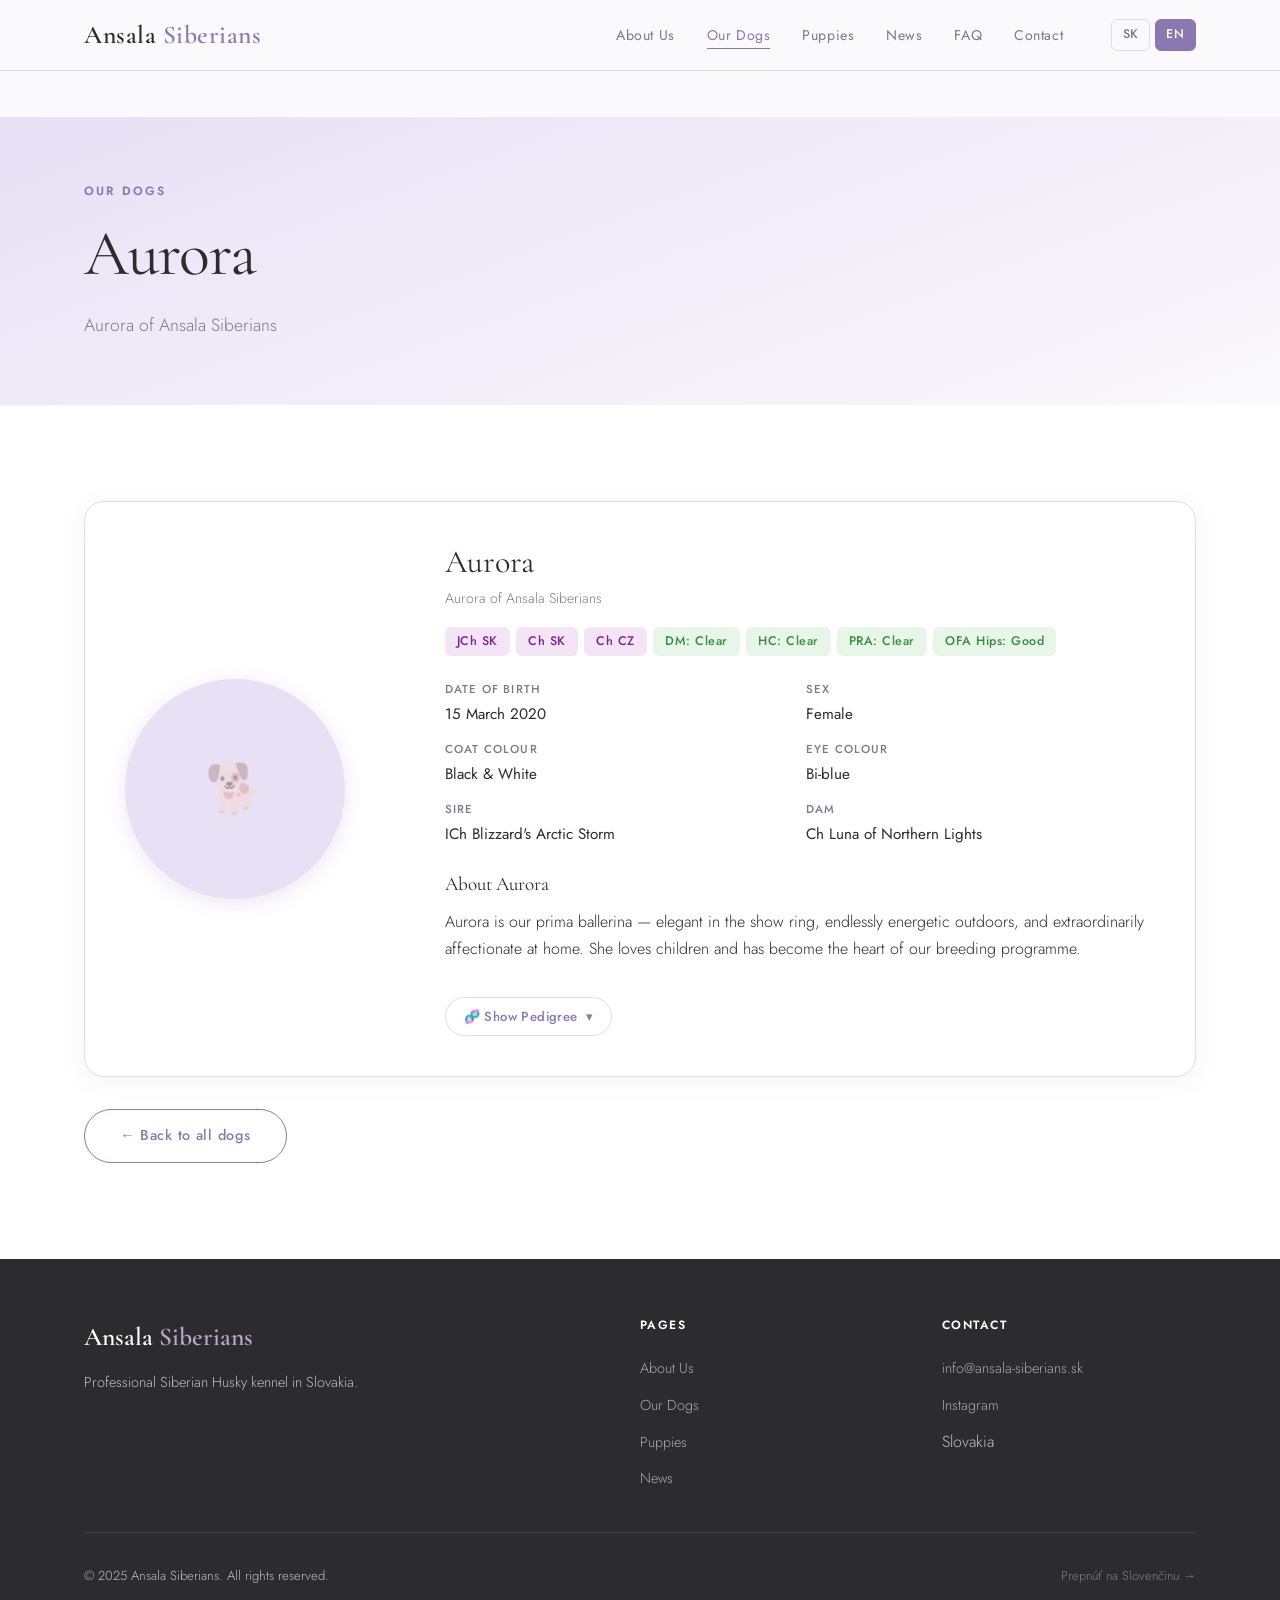
<file: en/psy/aurora.html>
<!DOCTYPE html>
<html lang="en">
<head>
  <meta charset="UTF-8" />
  <meta name="viewport" content="width=device-width, initial-scale=1.0" />
  <title>Aurora — Ansala Siberians</title>
  <link rel="preconnect" href="https://fonts.googleapis.com" />
  <link rel="preconnect" href="https://fonts.gstatic.com" crossorigin />
  <link rel="stylesheet" href="../../css/style.css" />
</head>
<body>
<nav class="navbar">
  <div class="container">
    <div class="navbar__inner">
      <a href="../index.html" class="navbar__logo">Ansala <span>Siberians</span></a>
      <button class="navbar__hamburger" id="hamburger" aria-label="Menu">
        <span></span><span></span><span></span>
      </button>
      <ul class="navbar__menu" id="navMenu">
        <li><a href="../o-nas.html"     class="navbar__link">About Us</a></li>
        <li><a href="../nase-psy.html"  class="navbar__link navbar__link--active">Our Dogs</a></li>
        <li><a href="../steniatka.html" class="navbar__link">Puppies</a></li>
        <li><a href="../novinky.html"   class="navbar__link">News</a></li>
        <li><a href="../index.html#faq"     class="navbar__link">FAQ</a></li>
        <li><a href="../index.html#contact" class="navbar__link">Contact</a></li>
        <li class="lang-switcher">
          <a href="../../psy/aurora.html" class="lang-btn">SK</a>
          <span class="lang-btn active">EN</span>
        </li>
      </ul>
    </div>
  </div>
</nav>

<div style="background:var(--color-white);border-bottom:1px solid var(--color-border);padding:0.75rem 0;">
  <div class="container" style="font-size:0.82rem;color:var(--color-text-muted);">
    <a href="../index.html" style="color:var(--color-text-muted);">Home</a> →
    <a href="../nase-psy.html" style="color:var(--color-text-muted);">Our Dogs</a> →
    <span style="color:var(--color-text);">Aurora</span>
  </div>
</div>

<section class="page-hero">
  <div class="container">
    <span class="section-label">Our Dogs</span>
    <h1>Aurora</h1>
    <p class="lead">Aurora of Ansala Siberians</p>
  </div>
</section>

<section class="section section--light">
  <div class="container">
    <div class="dog-profile">
      <div class="dog-profile__photo dog-profile__photo--circle">
        <!-- <img src="../../images/aurora.jpg" alt="Aurora" /> -->
        <div class="dog-profile__photo-placeholder">🐕</div>
      </div>
      <div class="dog-profile__info">
        <h3 class="dog-profile__name">Aurora</h3>
        <p class="dog-profile__kennel">Aurora of Ansala Siberians</p>
        <div class="dog-profile__titles">
          <span class="tag tag--title">JCh SK</span>
          <span class="tag tag--title">Ch SK</span>
          <span class="tag tag--title">Ch CZ</span>
          <span class="tag tag--health">DM: Clear</span>
          <span class="tag tag--health">HC: Clear</span>
          <span class="tag tag--health">PRA: Clear</span>
          <span class="tag tag--health">OFA Hips: Good</span>
        </div>
        <div class="dog-profile__details">
          <div class="detail-row"><span class="detail-row__label">Date of Birth</span><span class="detail-row__value">15 March 2020</span></div>
          <div class="detail-row"><span class="detail-row__label">Sex</span><span class="detail-row__value">Female</span></div>
          <div class="detail-row"><span class="detail-row__label">Coat Colour</span><span class="detail-row__value">Black & White</span></div>
          <div class="detail-row"><span class="detail-row__label">Eye Colour</span><span class="detail-row__value">Bi-blue</span></div>
          <div class="detail-row"><span class="detail-row__label">Sire</span><span class="detail-row__value">ICh Blizzard's Arctic Storm</span></div>
          <div class="detail-row"><span class="detail-row__label">Dam</span><span class="detail-row__value">Ch Luna of Northern Lights</span></div>
        </div>
        <h4 style="font-family:var(--font-display);margin:1.5rem 0 0.75rem;">About Aurora</h4>
        <p>Aurora is our prima ballerina — elegant in the show ring, endlessly energetic outdoors, and extraordinarily affectionate at home. She loves children and has become the heart of our breeding programme.</p>

        <button class="pedigree-toggle" onclick="togglePedigree(this)">
          🧬 Show Pedigree <span class="pedigree-toggle__arrow">▾</span>
        </button>
        <div class="pedigree-panel">
          <div class="pedigree-tree">
            <div class="pedigree-col">
              <div class="pedigree-node pedigree-node--self">
                <span class="pedigree-node__label">Dog</span>
                <strong>Aurora</strong>
                <span class="pedigree-node__kennel">of Ansala Siberians</span>
              </div>
            </div>
            <div class="pedigree-connector"></div>
            <div class="pedigree-col">
              <div class="pedigree-node pedigree-node--sire"><span class="pedigree-node__label">Sire</span><strong>ICh Blizzard's Arctic Storm</strong></div>
              <div class="pedigree-node pedigree-node--dam"><span class="pedigree-node__label">Dam</span><strong>Ch Luna of Northern Lights</strong></div>
            </div>
            <div class="pedigree-connector"></div>
            <div class="pedigree-col">
              <div class="pedigree-node pedigree-node--grandparent"><span class="pedigree-node__label">Paternal grandsire</span><strong>Ch Arctic Wind's Thunder</strong></div>
              <div class="pedigree-node pedigree-node--grandparent"><span class="pedigree-node__label">Paternal granddam</span><strong>Ch Snowfall's Silver Mist</strong></div>
              <div class="pedigree-node pedigree-node--grandparent"><span class="pedigree-node__label">Maternal grandsire</span><strong>ICh Northern Star's Kodiak</strong></div>
              <div class="pedigree-node pedigree-node--grandparent"><span class="pedigree-node__label">Maternal granddam</span><strong>Ch Crystal Lake's Aurora</strong></div>
            </div>
          </div>
        </div>
      </div>
    </div>
    <div style="margin-top:2rem;">
      <a href="../nase-psy.html" class="btn btn--outline">← Back to all dogs</a>
    </div>
  </div>
</section>

<footer class="footer">
  <div class="container">
    <div class="footer__inner">
      <div><div class="footer__logo">Ansala <span>Siberians</span></div><p class="footer__desc">Professional Siberian Husky kennel in Slovakia.</p></div>
      <div>
        <div class="footer__col-title">Pages</div>
        <ul class="footer__links">
          <li><a href="../o-nas.html">About Us</a></li>
          <li><a href="../nase-psy.html">Our Dogs</a></li>
          <li><a href="../steniatka.html">Puppies</a></li>
          <li><a href="../novinky.html">News</a></li>
        </ul>
      </div>
      <div>
        <div class="footer__col-title">Contact</div>
        <ul class="footer__links">
          <li><a href="mailto:info@ansala-siberians.sk">info@ansala-siberians.sk</a></li>
          <li><a href="https://instagram.com/ansala.siberians" target="_blank">Instagram</a></li>
          <li>Slovakia</li>
        </ul>
      </div>
    </div>
    <div class="footer__bottom">
      <span>© 2025 Ansala Siberians. All rights reserved.</span>
      <a href="../../psy/aurora.html" style="color:rgba(255,255,255,0.4);font-size:0.8rem;">Prepnúť na Slovenčinu →</a>
    </div>
  </div>
</footer>
<script>
  const hamburger = document.getElementById('hamburger');
  const navMenu = document.getElementById('navMenu');
  hamburger.addEventListener('click', () => navMenu.classList.toggle('open'));
  document.querySelectorAll('.navbar__link').forEach(l => l.addEventListener('click', () => navMenu.classList.remove('open')));
  function togglePedigree(btn) {
    const panel = btn.nextElementSibling;
    const isOpen = panel.classList.contains('open');
    panel.classList.toggle('open', !isOpen);
    btn.classList.toggle('open', !isOpen);
    btn.childNodes[2].textContent = isOpen ? ' Show Pedigree' : ' Hide Pedigree';
  }
</script>
</body>
</html>
</file>
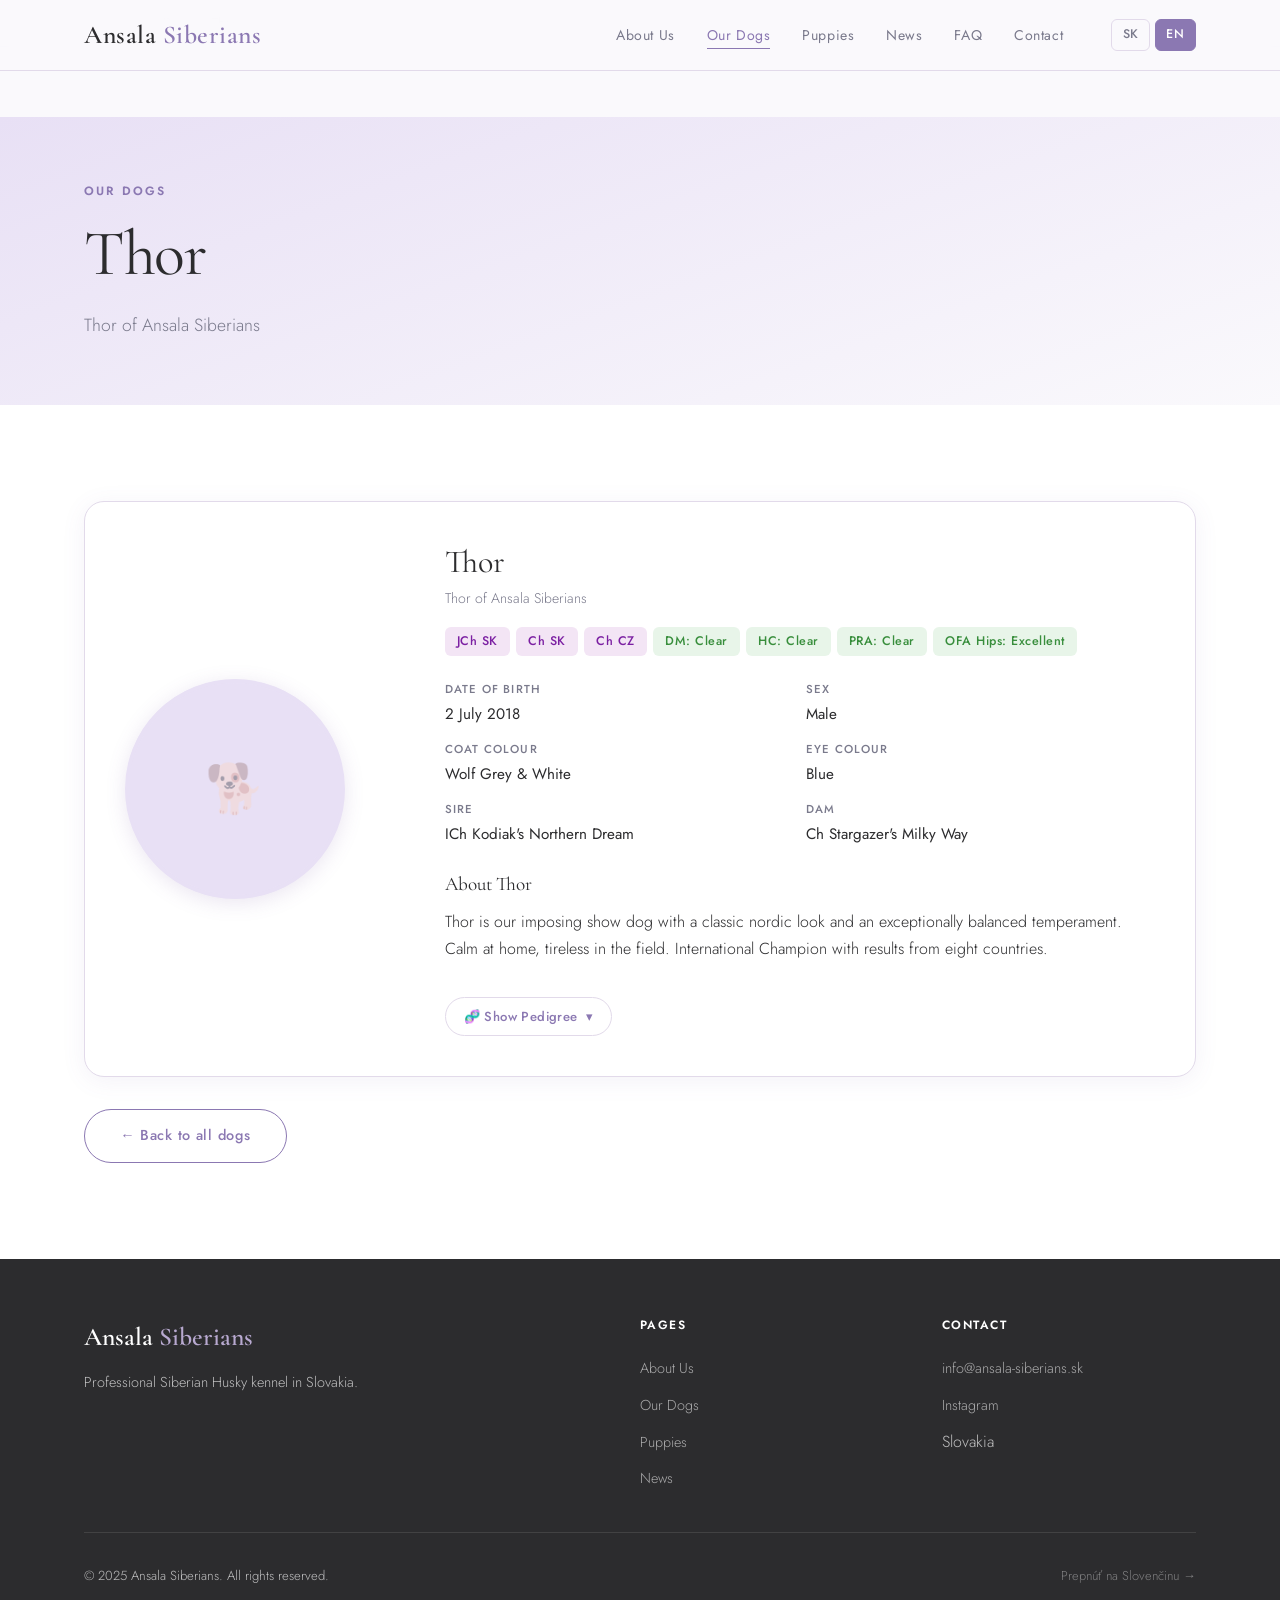
<file: en/psy/thor.html>
<!DOCTYPE html>
<html lang="en">
<head>
  <meta charset="UTF-8" />
  <meta name="viewport" content="width=device-width, initial-scale=1.0" />
  <title>Thor — Ansala Siberians</title>
  <link rel="preconnect" href="https://fonts.googleapis.com" />
  <link rel="preconnect" href="https://fonts.gstatic.com" crossorigin />
  <link rel="stylesheet" href="../../css/style.css" />
</head>
<body>
<nav class="navbar">
  <div class="container">
    <div class="navbar__inner">
      <a href="../index.html" class="navbar__logo">Ansala <span>Siberians</span></a>
      <button class="navbar__hamburger" id="hamburger" aria-label="Menu">
        <span></span><span></span><span></span>
      </button>
      <ul class="navbar__menu" id="navMenu">
        <li><a href="../o-nas.html"     class="navbar__link">About Us</a></li>
        <li><a href="../nase-psy.html"  class="navbar__link navbar__link--active">Our Dogs</a></li>
        <li><a href="../steniatka.html" class="navbar__link">Puppies</a></li>
        <li><a href="../novinky.html"   class="navbar__link">News</a></li>
        <li><a href="../index.html#faq"     class="navbar__link">FAQ</a></li>
        <li><a href="../index.html#contact" class="navbar__link">Contact</a></li>
        <li class="lang-switcher">
          <a href="../../psy/thor.html" class="lang-btn">SK</a>
          <span class="lang-btn active">EN</span>
        </li>
      </ul>
    </div>
  </div>
</nav>

<div style="background:var(--color-white);border-bottom:1px solid var(--color-border);padding:0.75rem 0;">
  <div class="container" style="font-size:0.82rem;color:var(--color-text-muted);">
    <a href="../index.html" style="color:var(--color-text-muted);">Home</a> →
    <a href="../nase-psy.html" style="color:var(--color-text-muted);">Our Dogs</a> →
    <span style="color:var(--color-text);">Thor</span>
  </div>
</div>

<section class="page-hero">
  <div class="container">
    <span class="section-label">Our Dogs</span>
    <h1>Thor</h1>
    <p class="lead">Thor of Ansala Siberians</p>
  </div>
</section>

<section class="section section--light">
  <div class="container">
    <div class="dog-profile">
      <div class="dog-profile__photo dog-profile__photo--circle">
        <!-- <img src="../../images/thor.jpg" alt="Thor" /> -->
        <div class="dog-profile__photo-placeholder">🐕</div>
      </div>
      <div class="dog-profile__info">
        <h3 class="dog-profile__name">Thor</h3>
        <p class="dog-profile__kennel">Thor of Ansala Siberians</p>
        <div class="dog-profile__titles">
          <span class="tag tag--title">JCh SK</span>
          <span class="tag tag--title">Ch SK</span>
          <span class="tag tag--title">Ch CZ</span>
          <span class="tag tag--health">DM: Clear</span>
          <span class="tag tag--health">HC: Clear</span>
          <span class="tag tag--health">PRA: Clear</span>
          <span class="tag tag--health">OFA Hips: Excellent</span>
        </div>
        <div class="dog-profile__details">
          <div class="detail-row"><span class="detail-row__label">Date of Birth</span><span class="detail-row__value">2 July 2018</span></div>
          <div class="detail-row"><span class="detail-row__label">Sex</span><span class="detail-row__value">Male</span></div>
          <div class="detail-row"><span class="detail-row__label">Coat Colour</span><span class="detail-row__value">Wolf Grey & White</span></div>
          <div class="detail-row"><span class="detail-row__label">Eye Colour</span><span class="detail-row__value">Blue</span></div>
          <div class="detail-row"><span class="detail-row__label">Sire</span><span class="detail-row__value">ICh Kodiak's Northern Dream</span></div>
          <div class="detail-row"><span class="detail-row__label">Dam</span><span class="detail-row__value">Ch Stargazer's Milky Way</span></div>
        </div>
        <h4 style="font-family:var(--font-display);margin:1.5rem 0 0.75rem;">About Thor</h4>
        <p>Thor is our imposing show dog with a classic nordic look and an exceptionally balanced temperament. Calm at home, tireless in the field. International Champion with results from eight countries.</p>

        <button class="pedigree-toggle" onclick="togglePedigree(this)">
          🧬 Show Pedigree <span class="pedigree-toggle__arrow">▾</span>
        </button>
        <div class="pedigree-panel">
          <div class="pedigree-tree">
            <div class="pedigree-col">
              <div class="pedigree-node pedigree-node--self">
                <span class="pedigree-node__label">Dog</span>
                <strong>Thor</strong>
                <span class="pedigree-node__kennel">of Ansala Siberians</span>
              </div>
            </div>
            <div class="pedigree-connector"></div>
            <div class="pedigree-col">
              <div class="pedigree-node pedigree-node--sire"><span class="pedigree-node__label">Sire</span><strong>ICh Kodiak's Northern Dream</strong></div>
              <div class="pedigree-node pedigree-node--dam"><span class="pedigree-node__label">Dam</span><strong>Ch Stargazer's Milky Way</strong></div>
            </div>
            <div class="pedigree-connector"></div>
            <div class="pedigree-col">
              <div class="pedigree-node pedigree-node--grandparent"><span class="pedigree-node__label">Paternal grandsire</span><strong>Ch Arctic Wind's Thunder</strong></div>
              <div class="pedigree-node pedigree-node--grandparent"><span class="pedigree-node__label">Paternal granddam</span><strong>Ch Snowfall's Silver Mist</strong></div>
              <div class="pedigree-node pedigree-node--grandparent"><span class="pedigree-node__label">Maternal grandsire</span><strong>ICh Northern Star's Kodiak</strong></div>
              <div class="pedigree-node pedigree-node--grandparent"><span class="pedigree-node__label">Maternal granddam</span><strong>Ch Crystal Lake's Thor</strong></div>
            </div>
          </div>
        </div>
      </div>
    </div>
    <div style="margin-top:2rem;">
      <a href="../nase-psy.html" class="btn btn--outline">← Back to all dogs</a>
    </div>
  </div>
</section>

<footer class="footer">
  <div class="container">
    <div class="footer__inner">
      <div><div class="footer__logo">Ansala <span>Siberians</span></div><p class="footer__desc">Professional Siberian Husky kennel in Slovakia.</p></div>
      <div>
        <div class="footer__col-title">Pages</div>
        <ul class="footer__links">
          <li><a href="../o-nas.html">About Us</a></li>
          <li><a href="../nase-psy.html">Our Dogs</a></li>
          <li><a href="../steniatka.html">Puppies</a></li>
          <li><a href="../novinky.html">News</a></li>
        </ul>
      </div>
      <div>
        <div class="footer__col-title">Contact</div>
        <ul class="footer__links">
          <li><a href="mailto:info@ansala-siberians.sk">info@ansala-siberians.sk</a></li>
          <li><a href="https://instagram.com/ansala.siberians" target="_blank">Instagram</a></li>
          <li>Slovakia</li>
        </ul>
      </div>
    </div>
    <div class="footer__bottom">
      <span>© 2025 Ansala Siberians. All rights reserved.</span>
      <a href="../../psy/thor.html" style="color:rgba(255,255,255,0.4);font-size:0.8rem;">Prepnúť na Slovenčinu →</a>
    </div>
  </div>
</footer>
<script>
  const hamburger = document.getElementById('hamburger');
  const navMenu = document.getElementById('navMenu');
  hamburger.addEventListener('click', () => navMenu.classList.toggle('open'));
  document.querySelectorAll('.navbar__link').forEach(l => l.addEventListener('click', () => navMenu.classList.remove('open')));
  function togglePedigree(btn) {
    const panel = btn.nextElementSibling;
    const isOpen = panel.classList.contains('open');
    panel.classList.toggle('open', !isOpen);
    btn.classList.toggle('open', !isOpen);
    btn.childNodes[2].textContent = isOpen ? ' Show Pedigree' : ' Hide Pedigree';
  }
</script>
</body>
</html>
</file>
<file: css/style.css>
/* ============================================================
   ANSALA SIBERIANS — Hlavný stylesheet
   Farebná paleta: pastelová fialová, biela, jemné sivé tóny
   ============================================================ */

@import url('https://fonts.googleapis.com/css2?family=Cormorant+Garamond:ital,wght@0,300;0,400;0,600;1,300;1,400&family=Jost:wght@300;400;500;600&display=swap');

/* --- CSS Premenné (farby, fonty) --- */
:root {
  --color-primary:   #b8a9d0;   /* pastelová fialová */
  --color-primary-dark: #8b78b2; /* tmavšia fialová pre hover */
  --color-primary-light: #e8e0f5; /* veľmi svetlá fialová / pozadie */
  --color-accent:    #d4c5e8;   /* jemný akcent */
  --color-white:     #ffffff;
  --color-off-white: #faf9fc;   /* takmer biela s fialovým nádychom */
  --color-text:      #2c2c2e;   /* takmer čierny text */
  --color-text-muted:#7a7a8c;   /* sivý muted text */
  --color-border:    #e2daea;   /* jemný border */

  --font-display: 'Cormorant Garamond', Georgia, serif;
  --font-body:    'Jost', sans-serif;

  --border-radius: 12px;
  --border-radius-lg: 20px;
  --shadow-soft: 0 4px 24px rgba(120, 90, 160, 0.08);
  --shadow-card: 0 8px 32px rgba(120, 90, 160, 0.12);
  --transition: all 0.3s ease;
}

/* ============================================================
   RESET & BASE
   ============================================================ */
*, *::before, *::after { box-sizing: border-box; margin: 0; padding: 0; }

html { scroll-behavior: smooth; font-size: 16px; }

body {
  font-family: var(--font-body);
  color: var(--color-text);
  background: var(--color-off-white);
  line-height: 1.7;
  font-weight: 300;
}

img { max-width: 100%; display: block; }

a { color: inherit; text-decoration: none; transition: var(--transition); }

ul { list-style: none; }

/* ============================================================
   TYPOGRAFIA
   ============================================================ */
h1, h2, h3, h4 {
  font-family: var(--font-display);
  font-weight: 400;
  line-height: 1.25;
  color: var(--color-text);
}

h1 { font-size: clamp(2.4rem, 5vw, 4rem); letter-spacing: -0.02em; }
h2 { font-size: clamp(1.8rem, 3.5vw, 2.8rem); letter-spacing: -0.01em; }
h3 { font-size: clamp(1.3rem, 2.5vw, 1.8rem); }
h4 { font-size: 1.2rem; }

p { margin-bottom: 1rem; }

.section-label {
  font-family: var(--font-body);
  font-size: 0.75rem;
  font-weight: 600;
  letter-spacing: 0.18em;
  text-transform: uppercase;
  color: var(--color-primary-dark);
  margin-bottom: 0.75rem;
  display: block;
}

.lead {
  font-size: 1.1rem;
  font-weight: 300;
  color: var(--color-text-muted);
  line-height: 1.8;
}

/* ============================================================
   LAYOUT HELPERS
   ============================================================ */
.container {
  max-width: 1160px;
  margin: 0 auto;
  padding: 0 1.5rem;
}

.section {
  padding: 6rem 0;
}

.section--light { background: var(--color-white); }
.section--tinted { background: var(--color-primary-light); }

.grid-2 {
  display: grid;
  grid-template-columns: 1fr 1fr;
  gap: 2.5rem;
}

.grid-3 {
  display: grid;
  grid-template-columns: repeat(3, 1fr);
  gap: 2rem;
}

.flex-center { display: flex; align-items: center; justify-content: center; }
.text-center { text-align: center; }

.section-header {
  margin-bottom: 3.5rem;
  max-width: 640px;
}
.section-header.centered {
  text-align: center;
  margin-left: auto;
  margin-right: auto;
}

/* ============================================================
   TLAČIDLÁ (Buttons)
   ============================================================ */
.btn {
  display: inline-block;
  padding: 0.85rem 2.2rem;
  border-radius: 100px;
  font-family: var(--font-body);
  font-size: 0.9rem;
  font-weight: 500;
  letter-spacing: 0.05em;
  cursor: pointer;
  transition: var(--transition);
  border: none;
}

.btn--primary {
  background: var(--color-primary-dark);
  color: var(--color-white);
}
.btn--primary:hover {
  background: #7460a0;
  transform: translateY(-2px);
  box-shadow: 0 8px 24px rgba(120, 90, 160, 0.3);
}

.btn--outline {
  background: transparent;
  color: var(--color-primary-dark);
  border: 1.5px solid var(--color-primary-dark);
}
.btn--outline:hover {
  background: var(--color-primary-dark);
  color: var(--color-white);
}

/* ============================================================
   NAVIGÁCIA
   ============================================================ */
.navbar {
  position: fixed;
  top: 0; left: 0; right: 0;
  z-index: 1000;
  background: rgba(250, 249, 252, 0.92);
  backdrop-filter: blur(12px);
  border-bottom: 1px solid var(--color-border);
  transition: var(--transition);
}

.navbar__inner {
  display: flex;
  align-items: center;
  justify-content: space-between;
  height: 70px;
}

/* Logo */
.navbar__logo {
  font-family: var(--font-display);
  font-size: 1.6rem;
  font-weight: 600;
  letter-spacing: 0.02em;
  color: var(--color-text);
}
.navbar__logo span { color: var(--color-primary-dark); }

/* Menu links */
.navbar__menu {
  display: flex;
  align-items: center;
  gap: 2rem;
}

.navbar__link {
  font-size: 0.88rem;
  font-weight: 400;
  letter-spacing: 0.04em;
  color: var(--color-text-muted);
  position: relative;
  padding-bottom: 2px;
}
.navbar__link::after {
  content: '';
  position: absolute;
  bottom: -2px; left: 0; right: 0;
  height: 1px;
  background: var(--color-primary-dark);
  transform: scaleX(0);
  transition: transform 0.3s ease;
}
.navbar__link:hover { color: var(--color-text); }
.navbar__link:hover::after { transform: scaleX(1); }

/* Prepínač jazyka */
.lang-switcher {
  display: flex;
  gap: 0.3rem;
  align-items: center;
  margin-left: 1rem;
}

.lang-btn {
  padding: 0.3rem 0.65rem;
  border-radius: 6px;
  font-size: 0.78rem;
  font-weight: 500;
  letter-spacing: 0.05em;
  cursor: pointer;
  text-transform: uppercase;
  color: var(--color-text-muted);
  border: 1px solid var(--color-border);
  background: transparent;
  transition: var(--transition);
  font-family: var(--font-body);
}
.lang-btn.active, .lang-btn:hover {
  background: var(--color-primary-dark);
  color: var(--color-white);
  border-color: var(--color-primary-dark);
}

/* Hamburger (mobil) — bez orámovania, len čiarky */
.navbar__hamburger {
  display: none;
  flex-direction: column;
  gap: 6px;
  cursor: pointer;
  padding: 4px;
  background: none;
  border: none;
  outline: none;
}
.navbar__hamburger span {
  width: 26px; height: 2px;
  background: var(--color-text);
  border-radius: 2px;
  transition: var(--transition);
  display: block;
}

/* ============================================================
   HERO SEKCIA
   ============================================================ */
.hero {
  min-height: 100vh;
  position: relative;
  display: flex;
  align-items: center;
  padding-top: 70px;
  overflow: hidden;
}

/* Skutočná fotka na pozadí */
.hero__bg {
  position: absolute;
  inset: 0;
  width: 100%; height: 100%;
  object-fit: cover;
  object-position: center;
  z-index: 0;
}

/* Placeholder kým nemáš fotku */
.hero__bg-placeholder {
  position: absolute;
  inset: 0;
  background: linear-gradient(160deg, var(--color-primary-light) 0%, var(--color-accent) 100%);
  z-index: 0;
}
.hero__overlay {
  position: absolute;
  inset: 0;
  background: linear-gradient(
    to right,
    rgba(255,255,255,0.82) 0%,
    rgba(255,255,255,0.45) 55%,
    rgba(255,255,255,0.05) 100%
  );
  z-index: 1;
}

.hero__content {
  position: relative;
  z-index: 2;
  max-width: 580px;
  padding: 4rem 0;
}

/* Tmavý gradient overlay — text zostane čitateľný */
.hero__overlay {
  position: absolute;
  inset: 0;
  background: linear-gradient(
    to right,
    rgba(255,255,255,0.82) 0%,
    rgba(255,255,255,0.45) 55%,
    rgba(255,255,255,0.05) 100%
  );
  z-index: 1;
}

.hero__content {
  position: relative;
  z-index: 2;
  max-width: 580px;
  padding: 4rem 0;
}

.hero__badge {
  display: none;
  align-items: center;
  gap: 0.5rem;
  background: var(--color-white);
  border: 1px solid var(--color-border);
  border-radius: 100px;
  padding: 0.4rem 1rem;
  font-size: 0.78rem;
  letter-spacing: 0.08em;
  text-transform: uppercase;
  color: var(--color-primary-dark);
  font-weight: 500;
  margin-bottom: 1.5rem;
}
.hero__badge::before {
  content: '';
  width: 6px; height: 6px;
  border-radius: 50%;
  background: var(--color-primary-dark);
}

.hero__title { margin-bottom: 1.2rem; }
.hero__title em {
  font-style: italic;
  color: var(--color-primary-dark);
}

.hero__subtitle {
  font-size: 1.05rem;
  color: var(--color-text-muted);
  margin-bottom: 2.5rem;
  max-width: 440px;
}

.hero__actions {
  display: flex;
  gap: 1rem;
  flex-wrap: wrap;
}

/* Mobile */
@media (max-width: 768px) {
  .hero__overlay {
    background: rgba(255,255,255,0.75);
  }
  .hero__content {
    padding: 3rem 0;
    max-width: 100%;
  }
}
/* Foto placeholder (nahraď skutočnými snímkami) */
.hero__image {
  position: relative;
}

.hero__photo {
  width: 100%;
  aspect-ratio: 4/5;
  border-radius: var(--border-radius-lg);
  background: linear-gradient(135deg, var(--color-accent), var(--color-primary-light));
  overflow: hidden;
  box-shadow: var(--shadow-card);
  position: relative;
}

/* Jemný gradient overlay na fotke */
.hero__photo::after {
  content: '';
  position: absolute;
  inset: 0;
  background: linear-gradient(
    to bottom,
    transparent 50%,
    rgba(184, 169, 208, 0.25) 100%
  );
  pointer-events: none;
}

.hero__photo img {
  width: 100%; height: 100%;
  object-fit: cover;
}

.hero__photo-placeholder {
  width: 100%; height: 100%;
  display: flex;
  flex-direction: column;
  align-items: center;
  justify-content: center;
  color: var(--color-primary-dark);
  font-family: var(--font-display);
  font-size: 1.1rem;
  gap: 0.5rem;
}

/* Malý stats badge na foto */
.hero__stat-badge {
  position: absolute;
  bottom: -1.5rem;
  left: -1.5rem;
  background: var(--color-white);
  border-radius: var(--border-radius);
  padding: 1rem 1.4rem;
  box-shadow: var(--shadow-card);
  border: 1px solid var(--color-border);
}
.hero__stat-badge strong {
  display: block;
  font-family: var(--font-display);
  font-size: 1.8rem;
  color: var(--color-primary-dark);
  line-height: 1;
}
.hero__stat-badge span {
  font-size: 0.78rem;
  color: var(--color-text-muted);
  letter-spacing: 0.05em;
}

/* ============================================================
   CARDS — všeobecné
   ============================================================ */
.card {
  background: var(--color-white);
  border-radius: var(--border-radius);
  border: 1px solid var(--color-border);
  overflow: hidden;
  transition: var(--transition);
  box-shadow: var(--shadow-soft);
}

.card:hover {
  transform: translateY(-4px);
  box-shadow: var(--shadow-card);
}

.card__image {
  width: 100%;
  aspect-ratio: 4/3;
  background: var(--color-primary-light);
  overflow: hidden;
}

.card__image img {
  width: 100%; height: 100%;
  object-fit: cover;
  transition: transform 0.5s ease;
}
.card:hover .card__image img { transform: scale(1.04); }

.card__photo-placeholder {
  width: 100%; height: 100%;
  display: flex;
  align-items: center;
  justify-content: center;
  color: var(--color-primary-dark);
  font-size: 2rem;
  opacity: 0.4;
}

.card__body { padding: 1.5rem; }

/* ============================================================
   SEKCIA: O NÁS
   ============================================================ */
.about__values {
  display: grid;
  grid-template-columns: repeat(3, 1fr);
  gap: 1.5rem;
  margin-top: 3rem;
}

.value-item {
  background: var(--color-white);
  border-radius: var(--border-radius);
  padding: 2rem 1.5rem;
  border: 1px solid var(--color-border);
  text-align: center;
}

.value-item__icon {
  font-size: 2rem;
  margin-bottom: 1rem;
  display: block;
}

.value-item h4 {
  font-family: var(--font-display);
  font-size: 1.25rem;
  margin-bottom: 0.5rem;
}

.value-item p {
  font-size: 0.9rem;
  color: var(--color-text-muted);
  margin: 0;
}

/* ============================================================
   SEKCIA: NAŠE PSY
   ============================================================ */
.dog-profile {
  background: var(--color-white);
  border-radius: var(--border-radius-lg);
  border: 1px solid var(--color-border);
  overflow: hidden;
  box-shadow: var(--shadow-soft);
  display: grid;
  grid-template-columns: 320px 1fr;
  margin-bottom: 2rem;
  transition: var(--transition);
}
.dog-profile:hover { box-shadow: var(--shadow-card); }

.dog-profile__photo {
  background: var(--color-primary-light);
  min-height: 340px;
  overflow: hidden;
}

.dog-profile__photo img {
  width: 100%; height: 100%;
  object-fit: cover;
}

.dog-profile__photo-placeholder {
  width: 100%; height: 100%;
  min-height: 340px;
  display: flex;
  align-items: center;
  justify-content: center;
  color: var(--color-primary-dark);
  font-size: 3rem;
  opacity: 0.3;
}

.dog-profile__info {
  padding: 2.5rem;
}

.dog-profile__name {
  font-size: 2rem;
  margin-bottom: 0.3rem;
}

.dog-profile__kennel {
  font-size: 0.88rem;
  color: var(--color-text-muted);
  margin-bottom: 1rem;
}

.dog-profile__titles {
  display: flex;
  flex-wrap: wrap;
  gap: 0.4rem;
  margin-bottom: 1.5rem;
}

.tag {
  background: var(--color-primary-light);
  color: var(--color-primary-dark);
  border-radius: 6px;
  padding: 0.25rem 0.75rem;
  font-size: 0.78rem;
  font-weight: 500;
  letter-spacing: 0.04em;
}

.tag--health { background: #e8f5e9; color: #388e3c; }
.tag--title  { background: #f3e5f5; color: #7b1fa2; }

.dog-profile__details {
  display: grid;
  grid-template-columns: 1fr 1fr;
  gap: 0.75rem;
  margin-bottom: 1.5rem;
}

.detail-row {
  display: flex;
  flex-direction: column;
}

.detail-row__label {
  font-size: 0.72rem;
  text-transform: uppercase;
  letter-spacing: 0.1em;
  color: var(--color-text-muted);
  margin-bottom: 0.15rem;
  font-weight: 500;
}

.detail-row__value {
  font-size: 0.95rem;
  font-weight: 400;
}

/* ============================================================
   SEKCIA: ŠTENIATKA
   ============================================================ */
.litter-tabs {
  display: flex;
  gap: 0.5rem;
  margin-bottom: 2.5rem;
  background: var(--color-white);
  padding: 0.4rem;
  border-radius: 100px;
  width: fit-content;
  border: 1px solid var(--color-border);
}

.litter-tab {
  padding: 0.6rem 1.6rem;
  border-radius: 100px;
  font-size: 0.88rem;
  font-weight: 500;
  cursor: pointer;
  transition: var(--transition);
  border: none;
  background: transparent;
  color: var(--color-text-muted);
  font-family: var(--font-body);
}

.litter-tab.active {
  background: var(--color-primary-dark);
  color: var(--color-white);
}

.litter-panel { display: none; }
.litter-panel.active { display: block; }

.litter-card {
  background: var(--color-white);
  border-radius: var(--border-radius-lg);
  border: 1px solid var(--color-border);
  padding: 2.5rem;
  box-shadow: var(--shadow-soft);
  margin-bottom: 1.5rem;
}

.litter-card__header {
  display: flex;
  align-items: flex-start;
  justify-content: space-between;
  margin-bottom: 1.5rem;
  flex-wrap: wrap;
  gap: 1rem;
}

.litter-card__parents {
  font-size: 0.9rem;
  color: var(--color-text-muted);
  margin-top: 0.3rem;
}

.litter-card__status {
  padding: 0.4rem 1rem;
  border-radius: 100px;
  font-size: 0.78rem;
  font-weight: 600;
  letter-spacing: 0.06em;
  text-transform: uppercase;
}

.status--planned { background: #fff8e1; color: #f57f17; }
.status--born    { background: #e8f5e9; color: #2e7d32; }
.status--available { background: var(--color-primary-light); color: var(--color-primary-dark); }

.litter-card__info {
  display: grid;
  grid-template-columns: repeat(auto-fit, minmax(160px, 1fr));
  gap: 1rem;
  padding: 1.5rem;
  background: var(--color-off-white);
  border-radius: var(--border-radius);
  margin-bottom: 1.5rem;
}

.litter-info-item__label {
  font-size: 0.72rem;
  text-transform: uppercase;
  letter-spacing: 0.1em;
  color: var(--color-text-muted);
  font-weight: 500;
}

.litter-info-item__value {
  font-size: 1rem;
  font-weight: 400;
  margin-top: 0.2rem;
}

/* ============================================================
   SEKCIA: NOVINKY
   ============================================================ */
.news-grid {
  display: grid;
  grid-template-columns: repeat(3, 1fr);
  gap: 2rem;
}

.news-card {
  background: var(--color-white);
  border-radius: var(--border-radius);
  border: 1px solid var(--color-border);
  overflow: hidden;
  transition: var(--transition);
}

.news-card:hover {
  transform: translateY(-3px);
  box-shadow: var(--shadow-card);
}

.news-card__image {
  aspect-ratio: 16/9;
  background: var(--color-primary-light);
  overflow: hidden;
}

.news-card__image img {
  width: 100%; height: 100%;
  object-fit: cover;
  transition: transform 0.5s ease;
}
.news-card:hover .news-card__image img { transform: scale(1.05); }

.news-card__img-placeholder {
  width: 100%; height: 100%;
  display: flex;
  align-items: center;
  justify-content: center;
  font-size: 2rem;
  opacity: 0.35;
  color: var(--color-primary-dark);
}

.news-card__body { padding: 1.5rem; }

.news-card__meta {
  display: flex;
  align-items: center;
  gap: 0.5rem;
  margin-bottom: 0.8rem;
}

.news-card__category {
  font-size: 0.72rem;
  font-weight: 600;
  letter-spacing: 0.1em;
  text-transform: uppercase;
  color: var(--color-primary-dark);
}

.news-card__date {
  font-size: 0.78rem;
  color: var(--color-text-muted);
}

.news-card__dot {
  width: 3px; height: 3px;
  border-radius: 50%;
  background: var(--color-border);
}

.news-card h3 { font-size: 1.2rem; margin-bottom: 0.6rem; }

.news-card p {
  font-size: 0.9rem;
  color: var(--color-text-muted);
  margin: 0;
  display: -webkit-box;
  -webkit-line-clamp: 3;
  -webkit-box-orient: vertical;
  overflow: hidden;
}

/* ============================================================
   SEKCIA: FAQ
   ============================================================ */
.faq-list { max-width: 760px; margin: 0 auto; }

.faq-item {
  border-bottom: 1px solid var(--color-border);
}

.faq-question {
  width: 100%;
  text-align: left;
  background: none;
  border: none;
  padding: 1.5rem 0;
  cursor: pointer;
  display: flex;
  align-items: center;
  justify-content: space-between;
  gap: 1rem;
  font-family: var(--font-display);
  font-size: 1.15rem;
  color: var(--color-text);
  transition: var(--transition);
}

.faq-question:hover { color: var(--color-primary-dark); }

.faq-icon {
  width: 28px; height: 28px;
  border-radius: 50%;
  border: 1.5px solid var(--color-border);
  flex-shrink: 0;
  display: flex;
  align-items: center;
  justify-content: center;
  font-size: 1rem;
  transition: var(--transition);
  color: var(--color-primary-dark);
}

.faq-item.open .faq-icon {
  background: var(--color-primary-dark);
  color: var(--color-white);
  border-color: var(--color-primary-dark);
  transform: rotate(45deg);
}

.faq-answer {
  display: none;
  padding: 0 0 1.5rem;
  color: var(--color-text-muted);
  font-size: 0.95rem;
  line-height: 1.8;
}

.faq-item.open .faq-answer { display: block; }

/* ============================================================
   SEKCIA: KONTAKT
   ============================================================ */
.contact-layout {
  display: grid;
  grid-template-columns: 1fr 1fr;
  gap: 4rem;
  align-items: start;
}

.contact-info__item {
  display: flex;
  align-items: flex-start;
  gap: 1rem;
  margin-bottom: 2rem;
}

.contact-info__icon {
  width: 44px; height: 44px;
  border-radius: 12px;
  background: var(--color-primary-light);
  display: flex;
  align-items: center;
  justify-content: center;
  font-size: 1.1rem;
  flex-shrink: 0;
  color: var(--color-primary-dark);
}

.contact-info__label {
  font-size: 0.75rem;
  text-transform: uppercase;
  letter-spacing: 0.1em;
  color: var(--color-text-muted);
  font-weight: 500;
  margin-bottom: 0.2rem;
}

.contact-info__value {
  font-size: 1rem;
  color: var(--color-text);
}

.social-links {
  display: flex;
  gap: 0.75rem;
  margin-top: 2rem;
}

.social-link {
  display: flex;
  align-items: center;
  gap: 0.5rem;
  padding: 0.65rem 1.2rem;
  border-radius: 10px;
  border: 1.5px solid var(--color-border);
  font-size: 0.88rem;
  font-weight: 500;
  color: var(--color-text-muted);
  transition: var(--transition);
}

.social-link:hover {
  border-color: var(--color-primary-dark);
  color: var(--color-primary-dark);
  background: var(--color-primary-light);
}

/* Footer sociálne ikony — čierne, minimalistické */
.footer-social {
  display: flex;
  gap: 1rem;
  margin-top: 1.5rem;
}

.footer-social__link {
  display: flex;
  align-items: center;
  justify-content: center;
  width: 40px; height: 40px;
  border-radius: 50%;
  background: rgba(255,255,255,0.08);
  transition: var(--transition);
  color: rgba(255,255,255,0.7);
}

.footer-social__link:hover {
  background: rgba(255,255,255,0.18);
  color: var(--color-white);
}

.footer-social__link svg {
  width: 18px; height: 18px;
  fill: currentColor;
}

/* Kontaktný formulár */
.contact-form {
  background: var(--color-white);
  border-radius: var(--border-radius-lg);
  padding: 2.5rem;
  border: 1px solid var(--color-border);
  box-shadow: var(--shadow-soft);
}

.form-group {
  margin-bottom: 1.2rem;
}

.form-group label {
  display: block;
  font-size: 0.82rem;
  font-weight: 500;
  letter-spacing: 0.05em;
  text-transform: uppercase;
  color: var(--color-text-muted);
  margin-bottom: 0.4rem;
}

.form-group input,
.form-group textarea,
.form-group select {
  width: 100%;
  padding: 0.8rem 1rem;
  border: 1.5px solid var(--color-border);
  border-radius: var(--border-radius);
  font-family: var(--font-body);
  font-size: 0.95rem;
  color: var(--color-text);
  background: var(--color-off-white);
  transition: var(--transition);
  outline: none;
}

.form-group input:focus,
.form-group textarea:focus,
.form-group select:focus {
  border-color: var(--color-primary-dark);
  background: var(--color-white);
  box-shadow: 0 0 0 3px rgba(139, 120, 178, 0.1);
}

.form-group textarea { resize: vertical; min-height: 130px; }

/* Mapa placeholder */
.map-placeholder {
  margin-top: 5rem;
  border-radius: var(--border-radius-lg);
  overflow: hidden;
  border: 1px solid var(--color-border);
  height: 360px;
  background: var(--color-primary-light);
  display: flex;
  align-items: center;
  justify-content: center;
  flex-direction: column;
  gap: 1rem;
  color: var(--color-primary-dark);
}

.map-placeholder iframe {
  width: 100%;
  height: 100%;
  border: none;
  display: block;
}

/* ============================================================
   FOOTER
   ============================================================ */
.footer {
  background: var(--color-text);
  color: rgba(255,255,255,0.7);
  padding: 3.5rem 0 2rem;
}

.footer__inner {
  display: grid;
  grid-template-columns: 2fr 1fr 1fr;
  gap: 3rem;
  padding-bottom: 2.5rem;
  border-bottom: 1px solid rgba(255,255,255,0.1);
  margin-bottom: 2rem;
}

.footer__logo {
  font-family: var(--font-display);
  font-size: 1.6rem;
  font-weight: 600;
  color: var(--color-white);
  margin-bottom: 0.75rem;
}
.footer__logo span { color: var(--color-primary); }

.footer__desc {
  font-size: 0.9rem;
  line-height: 1.7;
  max-width: 300px;
}

.footer__col-title {
  font-family: var(--font-body);
  font-size: 0.75rem;
  font-weight: 600;
  letter-spacing: 0.12em;
  text-transform: uppercase;
  color: var(--color-white);
  margin-bottom: 1.2rem;
}

.footer__links {
  display: flex;
  flex-direction: column;
  gap: 0.6rem;
}

.footer__links a {
  font-size: 0.9rem;
  color: rgba(255,255,255,0.6);
  transition: var(--transition);
}
.footer__links a:hover { color: var(--color-primary); }

.footer__bottom {
  display: flex;
  align-items: center;
  justify-content: space-between;
  font-size: 0.82rem;
}

/* Kruhová fotka psa — perfektný kruh */
.dog-profile__photo--circle {
  width: 220px;
  height: 220px;
  min-height: unset;
  border-radius: 50%;
  align-self: center;
  margin: 2rem 2rem 2rem 2.5rem;
  flex-shrink: 0;
  overflow: hidden;
  border: 4px solid var(--color-primary-light);
  box-shadow: 0 4px 20px rgba(120, 90, 160, 0.15);
  aspect-ratio: 1 / 1;  /* zaručuje perfektný kruh */
}

.dog-profile__photo--circle img {
  width: 100%; height: 100%;
  object-fit: cover;
  object-position: top center;
}

.dog-profile__photo--circle .dog-profile__photo-placeholder {
  min-height: unset;
  height: 100%;
}

/* Stats badge — skryť na mobile */
@media (max-width: 768px) {
  .hero__stat-badge--desktop {
    display: none;
  }

  /* Hero foto — celá šírka na mobile */
  .hero__photo {
    aspect-ratio: 3/4;
    border-radius: var(--border-radius);
    width: 100vw;
    margin-left: calc(-1.5rem);
    margin-right: calc(-1.5rem);
    border-radius: 0;
  }

  .dog-profile__photo--circle {
    width: 160px;
    height: 160px;
    margin: 1.5rem auto 0;
    aspect-ratio: 1 / 1;
  }
}
@keyframes fadeInUp {
  from { opacity: 0; transform: translateY(24px); }
  to   { opacity: 1; transform: translateY(0); }
}

.animate-in {
  animation: fadeInUp 0.7s ease both;
}

.animate-in:nth-child(2) { animation-delay: 0.1s; }
.animate-in:nth-child(3) { animation-delay: 0.2s; }

/* ============================================================
   RODOKMEŇ (Pedigree tree)
   ============================================================ */

.pedigree-toggle {
  display: inline-flex;
  align-items: center;
  gap: 0.5rem;
  margin-top: 1.2rem;
  padding: 0.55rem 1.1rem;
  border-radius: 100px;
  border: 1.5px solid var(--color-border);
  background: transparent;
  font-family: var(--font-body);
  font-size: 0.82rem;
  font-weight: 500;
  color: var(--color-primary-dark);
  cursor: pointer;
  transition: var(--transition);
  letter-spacing: 0.03em;
}
.pedigree-toggle:hover {
  background: var(--color-primary-light);
  border-color: var(--color-primary-dark);
}
.pedigree-toggle.open {
  background: var(--color-primary-dark);
  color: var(--color-white);
  border-color: var(--color-primary-dark);
}
.pedigree-toggle__arrow {
  display: inline-block;
  transition: transform 0.3s ease;
}
.pedigree-toggle.open .pedigree-toggle__arrow {
  transform: rotate(180deg);
}

.pedigree-panel {
  max-height: 0;
  overflow: hidden;
  transition: max-height 0.5s ease, opacity 0.4s ease, margin 0.3s ease;
  opacity: 0;
  margin-top: 0;
}
.pedigree-panel.open {
  max-height: 700px;
  opacity: 1;
  margin-top: 1.2rem;
}

.pedigree-tree {
  display: flex;
  align-items: stretch;
  overflow-x: auto;
  padding: 1.2rem;
  background: var(--color-off-white);
  border-radius: var(--border-radius);
  border: 1px solid var(--color-border);
  -webkit-overflow-scrolling: touch;
  gap: 0;
}

.pedigree-col {
  display: flex;
  flex-direction: column;
  justify-content: space-around;
  gap: 0.5rem;
  min-width: 165px;
}

/* Spojnica medzi stĺpcami */
.pedigree-connector {
  flex-shrink: 0;
  width: 28px;
  position: relative;
}
.pedigree-connector::before {
  content: '';
  position: absolute;
  left: 50%; top: 25%; bottom: 25%;
  width: 1.5px;
  background: var(--color-border);
}
.pedigree-connector::after {
  content: '';
  position: absolute;
  left: 50%; top: 50%;
  width: 100%; height: 1.5px;
  background: var(--color-border);
}

.pedigree-node {
  background: var(--color-white);
  border: 1.5px solid var(--color-border);
  border-radius: 10px;
  padding: 0.6rem 0.8rem;
  display: flex;
  flex-direction: column;
  gap: 0.15rem;
  transition: var(--transition);
}
.pedigree-node:hover {
  border-color: var(--color-primary-dark);
  box-shadow: 0 2px 12px rgba(120,90,160,0.1);
}
.pedigree-node__label {
  font-size: 0.63rem;
  font-weight: 600;
  text-transform: uppercase;
  letter-spacing: 0.1em;
  color: var(--color-text-muted);
}
.pedigree-node strong {
  font-family: var(--font-display);
  font-size: 0.85rem;
  font-weight: 600;
  color: var(--color-text);
  line-height: 1.3;
}
.pedigree-node__kennel {
  font-size: 0.7rem;
  color: var(--color-text-muted);
}
.pedigree-node--self {
  border-color: var(--color-primary-dark);
  background: var(--color-primary-light);
}
.pedigree-node--self .pedigree-node__label { color: var(--color-primary-dark); }
.pedigree-node--sire { border-left: 3px solid #7ea8d4; }
.pedigree-node--dam  { border-left: 3px solid #d4a0c0; }

/* ============================================================
   RESPONZIVITA
   ============================================================ */
@media (max-width: 1024px) {
  .grid-3, .about__values, .news-grid {
    grid-template-columns: 1fr 1fr;
  }

  .dog-profile {
    grid-template-columns: 260px 1fr;
  }
}

@media (max-width: 768px) {
  .section { padding: 4rem 0; }

  .hero__inner {
    grid-template-columns: 1fr;
    text-align: center;
  }

  .hero__subtitle { max-width: 100%; }
  .hero__actions { justify-content: center; }

  .hero__image {
    order: -1;
    max-width: 360px;
    margin: 0 auto;
  }

  .hero__stat-badge {
    bottom: -1rem;
    left: 50%;
    transform: translateX(-50%);
  }

  .grid-2, .contact-layout {
    grid-template-columns: 1fr;
    gap: 2rem;
  }

  .grid-3, .about__values, .news-grid {
    grid-template-columns: 1fr;
  }

  .dog-profile {
    grid-template-columns: 1fr;
  }
  .dog-profile__photo { min-height: 260px; }

  .navbar__menu {
    display: none;
    position: fixed;
    top: 70px; left: 0; right: 0;
    background: var(--color-off-white);
    border-bottom: 1px solid var(--color-border);
    flex-direction: column;
    padding: 1.5rem;
    gap: 1rem;
    align-items: flex-start;
  }

  .navbar__menu.open { display: flex; }

  .navbar__hamburger { display: flex; }

  .footer__inner {
    grid-template-columns: 1fr;
    gap: 2rem;
  }

  .footer__bottom {
    flex-direction: column;
    gap: 0.5rem;
    text-align: center;
  }
}

@media (max-width: 480px) {
  .litter-card { padding: 1.5rem; }
  .contact-form { padding: 1.5rem; }
  .dog-profile__info { padding: 1.5rem; }
  .dog-profile__details { grid-template-columns: 1fr; }
}

/* ============================================================
   PODSTRÁNKY — spoločné prvky
   ============================================================ */

/* Aktívny link v navigácii */
.navbar__link--active {
  color: var(--color-primary-dark) !important;
}
.navbar__link--active::after {
  transform: scaleX(1) !important;
}

/* Breadcrumb (drobčeková navigácia) */
.breadcrumb {
  background: var(--color-white);
  border-bottom: 1px solid var(--color-border);
  padding: 0.75rem 0;
  margin-top: 70px;
}
.breadcrumb .container {
  display: flex;
  align-items: center;
  gap: 0.5rem;
  font-size: 0.82rem;
  color: var(--color-text-muted);
}
.breadcrumb a {
  color: var(--color-primary-dark);
}
.breadcrumb a:hover { text-decoration: underline; }

/* Page hero (nadpis podstránky) */
.page-hero {
  background: linear-gradient(160deg, var(--color-primary-light) 0%, var(--color-off-white) 100%);
  padding: 4rem 0 3rem;
  margin-top: 70px;
}
.page-hero h1 {
  margin: 0.5rem 0 1rem;
}

/* Prose layout — text + sidebar */
.prose-layout {
  display: grid;
  grid-template-columns: 1fr 280px;
  gap: 3.5rem;
  align-items: start;
}

.prose-content h2 {
  font-size: 1.8rem;
  margin: 2rem 0 0.75rem;
}
.prose-content h2:first-child { margin-top: 0; }
.prose-content h3 {
  font-size: 1.3rem;
  margin: 1.75rem 0 0.5rem;
}
.prose-content p {
  color: var(--color-text-muted);
  line-height: 1.85;
}
.prose-content ul {
  list-style: disc;
  padding-left: 1.5rem;
}

/* Sidebar karta */
.sidebar-card {
  background: var(--color-white);
  border: 1px solid var(--color-border);
  border-radius: var(--border-radius);
  padding: 1.5rem;
}
.sidebar-card h4 {
  font-family: var(--font-display);
  font-size: 1.1rem;
  margin-bottom: 1rem;
  padding-bottom: 0.75rem;
  border-bottom: 1px solid var(--color-border);
}

/* Zoznam faktov v sidebar */
.facts-list {
  display: flex;
  flex-direction: column;
  gap: 0.6rem;
}
.facts-list li {
  display: flex;
  justify-content: space-between;
  font-size: 0.88rem;
  padding-bottom: 0.6rem;
  border-bottom: 1px solid var(--color-border);
}
.facts-list li:last-child { border-bottom: none; padding-bottom: 0; }
.facts-list__label { color: var(--color-text-muted); }

/* Hodnota mini (sidebar) */
.value-mini {
  font-size: 0.88rem;
  color: var(--color-text-muted);
  padding: 0.4rem 0;
  border-bottom: 1px solid var(--color-border);
}
.value-mini:last-child { border-bottom: none; }

/* ============================================================
   HOMEPAGE — Preview sekcie
   ============================================================ */

/* O nás preview layout */
.preview-layout {
  display: grid;
  grid-template-columns: 1fr 1fr;
  gap: 4rem;
  align-items: center;
}

.preview-image {
  border-radius: var(--border-radius-lg);
  overflow: hidden;
  aspect-ratio: 4/3;
  background: var(--color-primary-light);
}

.preview-image img {
  width: 100%; height: 100%;
  object-fit: cover;
}

.preview-image__placeholder {
  font-size: 5rem;
  opacity: 0.25;
  color: var(--color-primary-dark);
}

@media (max-width: 768px) {
  .preview-layout {
    grid-template-columns: 1fr;
    gap: 2rem;
  }
  .preview-image {
    aspect-ratio: 3/2;
    order: -1;
  }
}
/* Psy preview grid — kartičky */
.dogs-preview-grid {
  display: grid;
  grid-template-columns: repeat(3, 1fr);
  gap: 1.5rem;
}

.dog-card {
  background: var(--color-white);
  border: 1px solid var(--color-border);
  border-radius: var(--border-radius-lg);
  overflow: hidden;
  transition: var(--transition);
  display: block;
  text-decoration: none;
  color: inherit;
}
.dog-card:hover {
  transform: translateY(-4px);
  box-shadow: var(--shadow-card);
  border-color: var(--color-primary-dark);
}

.dog-card__photo {
  aspect-ratio: 1/1;
  background: var(--color-primary-light);
  overflow: hidden;
}
.dog-card__photo img {
  width: 100%; height: 100%;
  object-fit: cover;
  transition: transform 0.5s ease;
}
.dog-card:hover .dog-card__photo img { transform: scale(1.05); }

.dog-card__photo-placeholder {
  width: 100%; height: 100%;
  display: flex;
  align-items: center;
  justify-content: center;
  font-size: 3rem;
  opacity: 0.3;
  color: var(--color-primary-dark);
}

.dog-card__body { padding: 1.25rem; }
.dog-card__name {
  font-family: var(--font-display);
  font-size: 1.3rem;
  margin-bottom: 0.15rem;
}
.dog-card__kennel {
  font-size: 0.78rem;
  color: var(--color-text-muted);
  margin-bottom: 0.75rem;
}
.dog-card__tags {
  display: flex;
  flex-wrap: wrap;
  gap: 0.3rem;
  margin-bottom: 0.75rem;
}
.dog-card__more {
  font-size: 0.82rem;
  color: var(--color-primary-dark);
  font-weight: 500;
}

/* Kartička "Všetky psy" */
.dog-card--all {
  display: none;
  flex-direction: column;
  align-items: center;
  justify-content: center;
  gap: 0.5rem;
  padding: 2rem;
  background: var(--color-primary-light);
  border-style: dashed;
  text-align: center;
  color: var(--color-primary-dark);
  font-weight: 500;
  min-height: 200px;
}

/* ============================================================
   DETAIL PSA
   ============================================================ */

.dog-detail-header {
  display: grid;
  grid-template-columns: 340px 1fr;
  gap: 3rem;
  align-items: start;
}

.dog-detail-photo {
  width: 100%;
  aspect-ratio: 3/4;
  border-radius: var(--border-radius-lg);
  overflow: hidden;
  background: var(--color-primary-light);
  box-shadow: var(--shadow-card);
}
.dog-detail-photo img {
  width: 100%; height: 100%;
  object-fit: cover;
}
.dog-detail-photo-placeholder {
  width: 100%; height: 100%;
  display: flex;
  align-items: center;
  justify-content: center;
  font-size: 5rem;
  opacity: 0.2;
}

/* Zdravotná tabuľka */
.health-table {
  border: 1px solid var(--color-border);
  border-radius: var(--border-radius);
  overflow: hidden;
  margin-top: 0.5rem;
}
.health-row {
  display: flex;
  justify-content: space-between;
  align-items: center;
  padding: 0.75rem 1rem;
  border-bottom: 1px solid var(--color-border);
  font-size: 0.9rem;
}
.health-row:last-child { border-bottom: none; }
.health-row:nth-child(even) { background: var(--color-off-white); }
.health-row__test { color: var(--color-text-muted); }
.health-row__result { font-weight: 600; }
.health-row__result--clear { color: #2e7d32; }
.health-row__result--carrier { color: #e65100; }

/* ============================================================
   RESPONZIVITA — podstránky
   ============================================================ */
@media (max-width: 900px) {
  .prose-layout {
    grid-template-columns: 1fr;
  }
  .prose-sidebar { order: -1; }

  .dog-detail-header {
    grid-template-columns: 1fr;
  }
  .dog-detail-photo {
    aspect-ratio: 4/3;
    max-width: 400px;
    margin: 0 auto;
  }
}

@media (max-width: 768px) {
  .page-hero { margin-top: 70px; padding: 2.5rem 0 2rem; }

  .preview-layout {
    grid-template-columns: 1fr;
    gap: 2rem;
  }

  .dogs-preview-grid {
    grid-template-columns: 1fr 1fr;
  }
}

@media (max-width: 480px) {
  .dogs-preview-grid {
    grid-template-columns: 1fr;
  }
}
/* ============================================================
   DOG GALLERY CAROUSEL
============================================================ */
.dog-gallery {
  margin: 2rem 0 2.5rem;
}

.dog-gallery__carousel {
  position: relative;
  display: flex;
  align-items: center;
  gap: 0.75rem;
}

.dog-gallery__track-wrap {
  overflow: hidden;
  border-radius: var(--border-radius-lg);
  flex: 1;
}

.dog-gallery__track {
  display: flex;
  gap: 1rem;
  transition: transform 0.45s cubic-bezier(0.4, 0, 0.2, 1);
  will-change: transform;
}

/* 2 fotky vedľa seba — každá zaberá polovicu mínus gap */
.dog-gallery__slide {
  flex: 0 0 calc(50% - 0.5rem);
  aspect-ratio: 4/3;
  border-radius: var(--border-radius);
  overflow: hidden;
  background: var(--color-primary-light);
}

.dog-gallery__slide img {
  width: 100%;
  height: 100%;
  object-fit: cover;
  transition: transform 0.5s ease;
}

.dog-gallery__slide img:hover {
  transform: scale(1.04);
}

/* Šipky */
.dog-gallery__arrow {
  width: 40px;
  height: 40px;
  border-radius: 50%;
  border: 1.5px solid var(--color-border);
  background: var(--color-white);
  cursor: pointer;
  display: flex;
  align-items: center;
  justify-content: center;
  flex-shrink: 0;
  transition: var(--transition);
  color: var(--color-primary-dark);
  box-shadow: var(--shadow-soft);
}

.dog-gallery__arrow:hover {
  background: var(--color-primary-dark);
  border-color: var(--color-primary-dark);
  color: var(--color-white);
}

.dog-gallery__arrow svg {
  width: 18px;
  height: 18px;
}

/* Bodky */
.dog-gallery__dots {
  display: flex;
  justify-content: center;
  gap: 0.4rem;
  margin-top: 1rem;
}

.dog-gallery__dot {
  width: 7px;
  height: 7px;
  border-radius: 50%;
  background: var(--color-border);
  border: none;
  cursor: pointer;
  transition: var(--transition);
  padding: 0;
}

.dog-gallery__dot.active {
  background: var(--color-primary-dark);
  transform: scale(1.3);
}

/* Mobile — 1 fotka */
@media (max-width: 600px) {
  .dog-gallery__slide {
    flex: 0 0 100%;
  }
}
</file>
